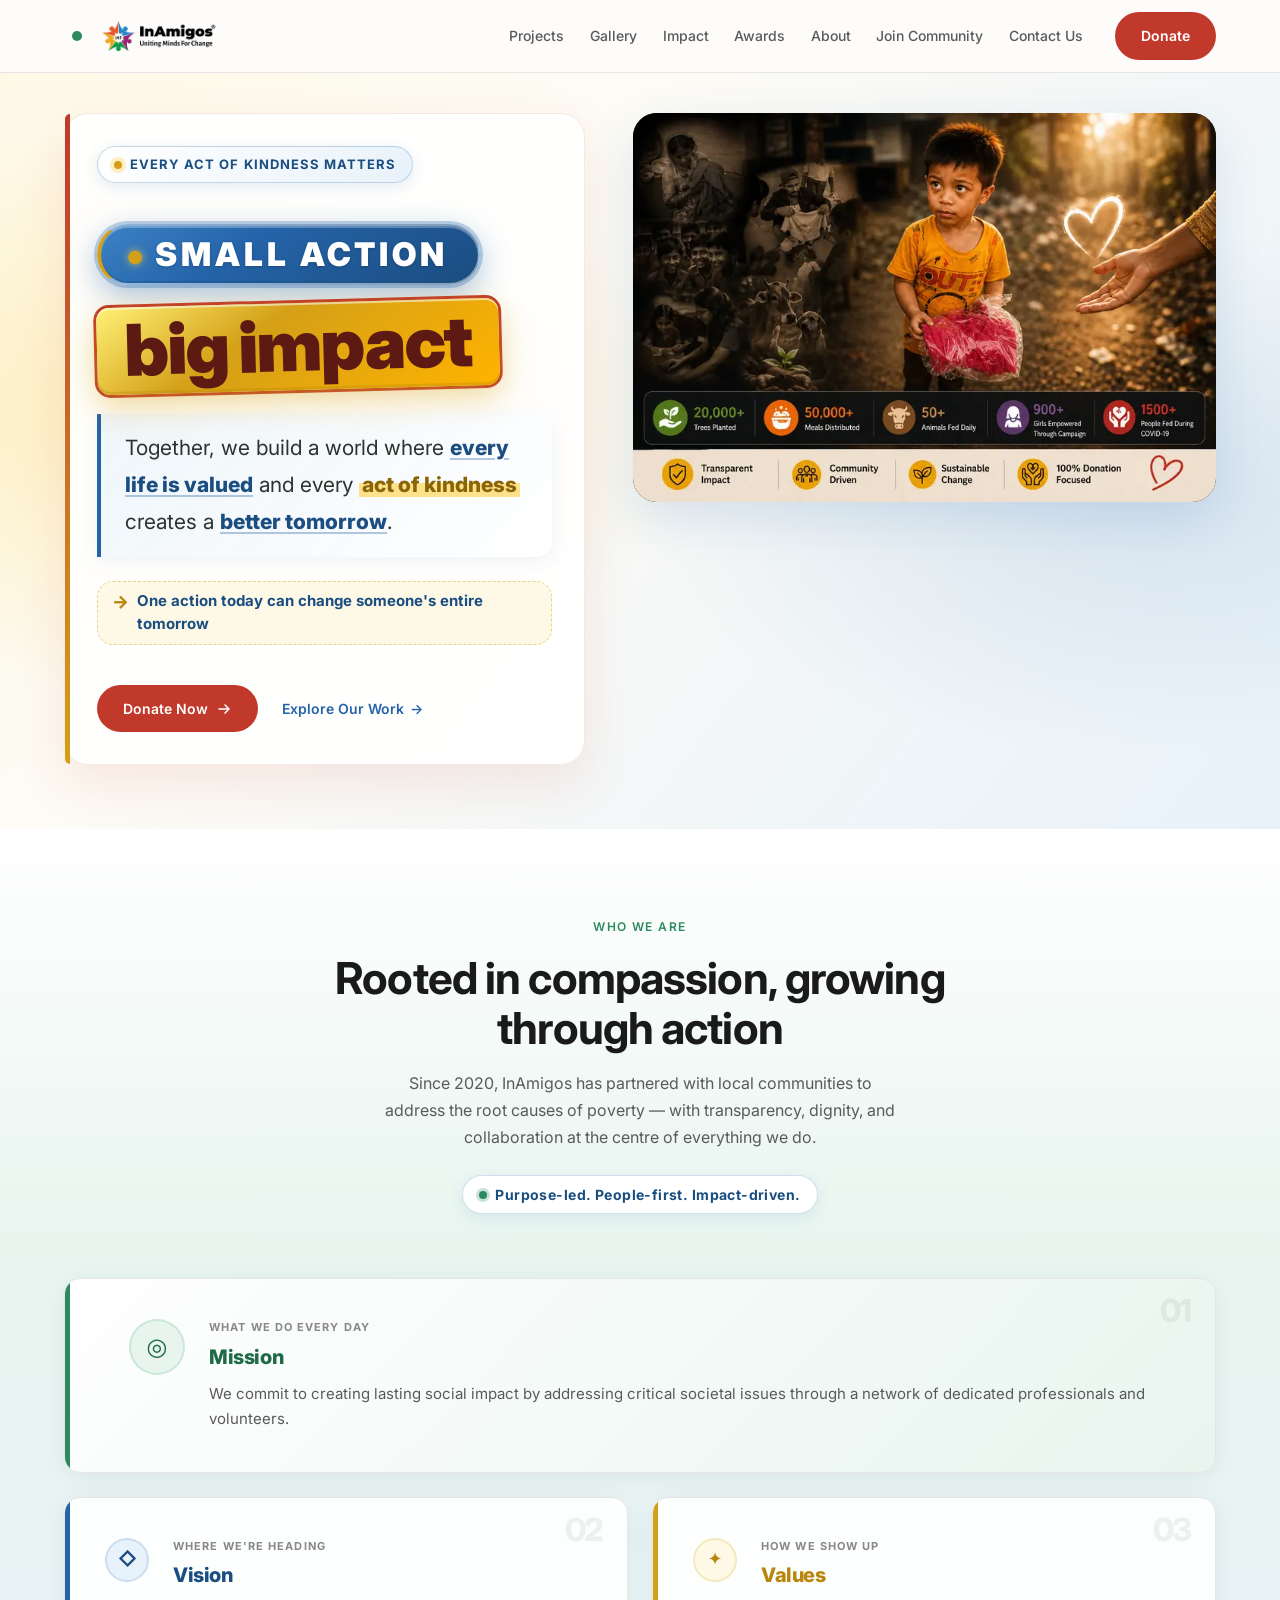
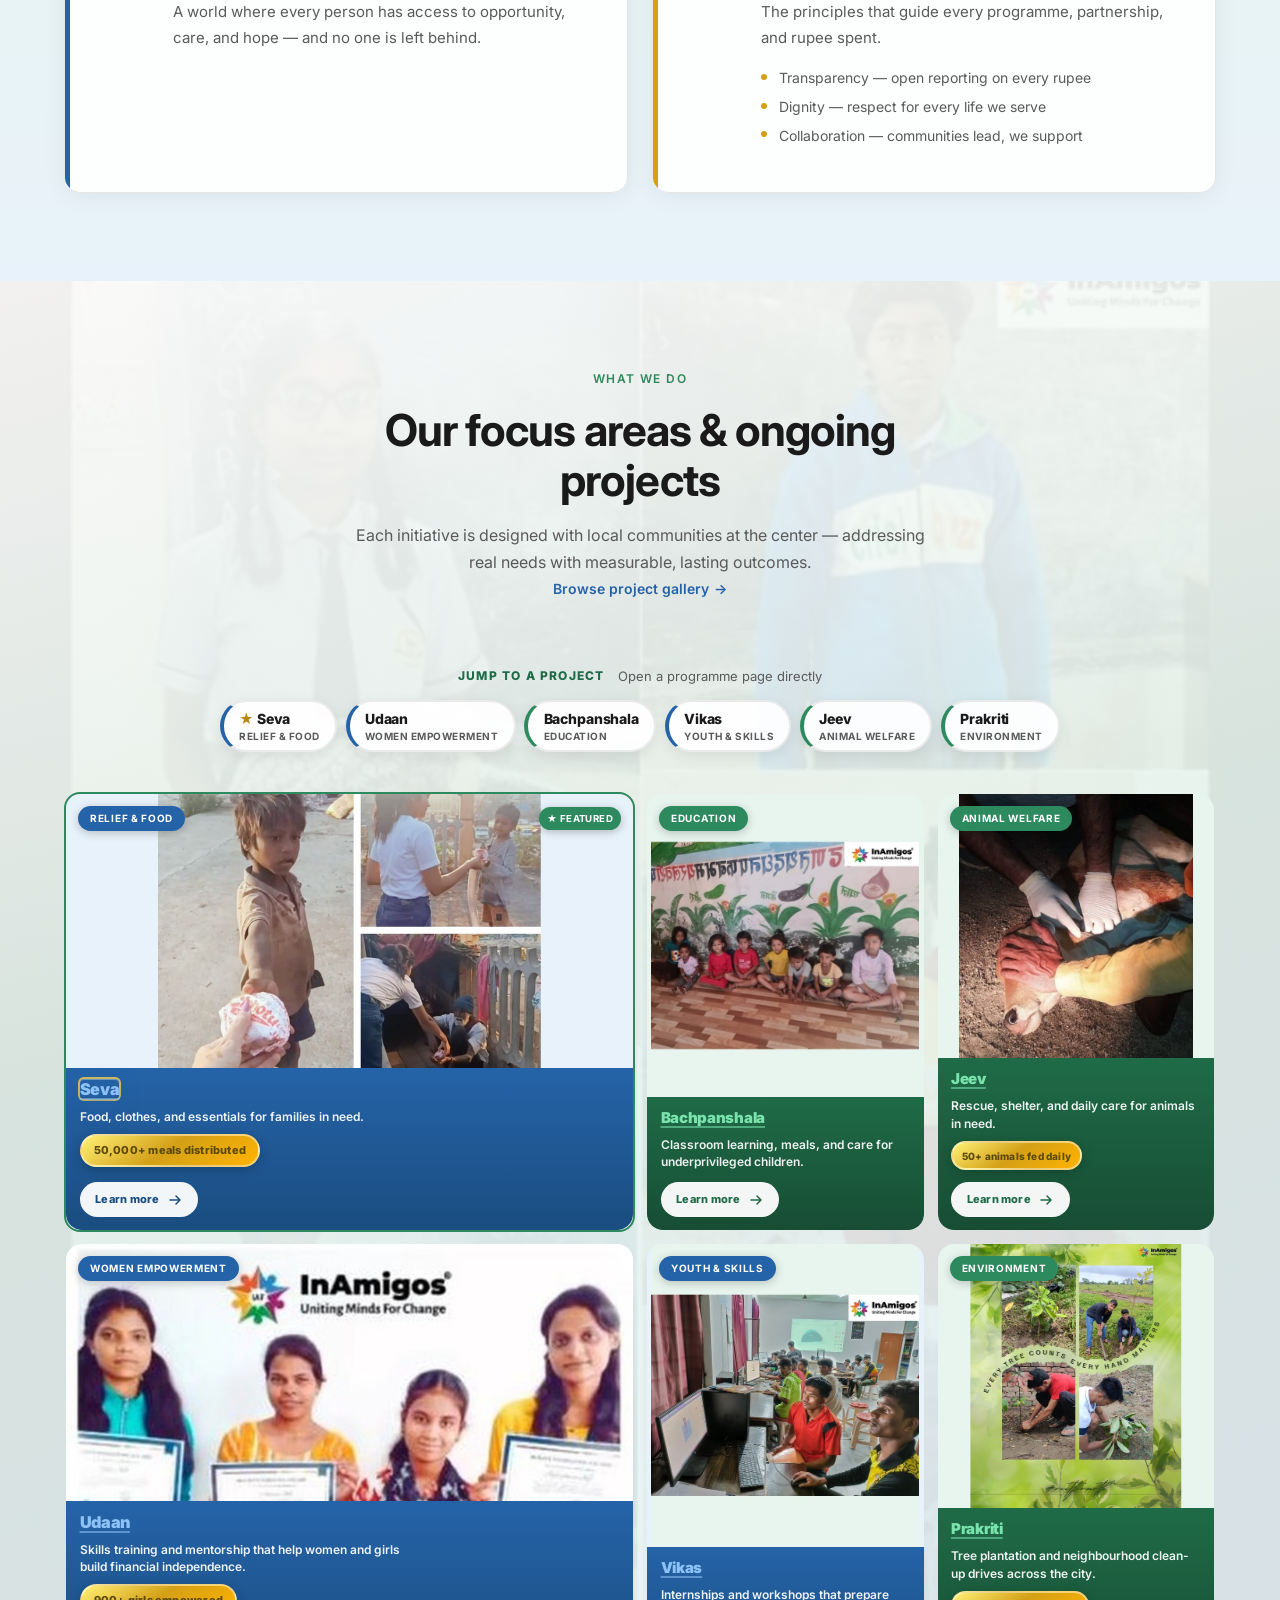
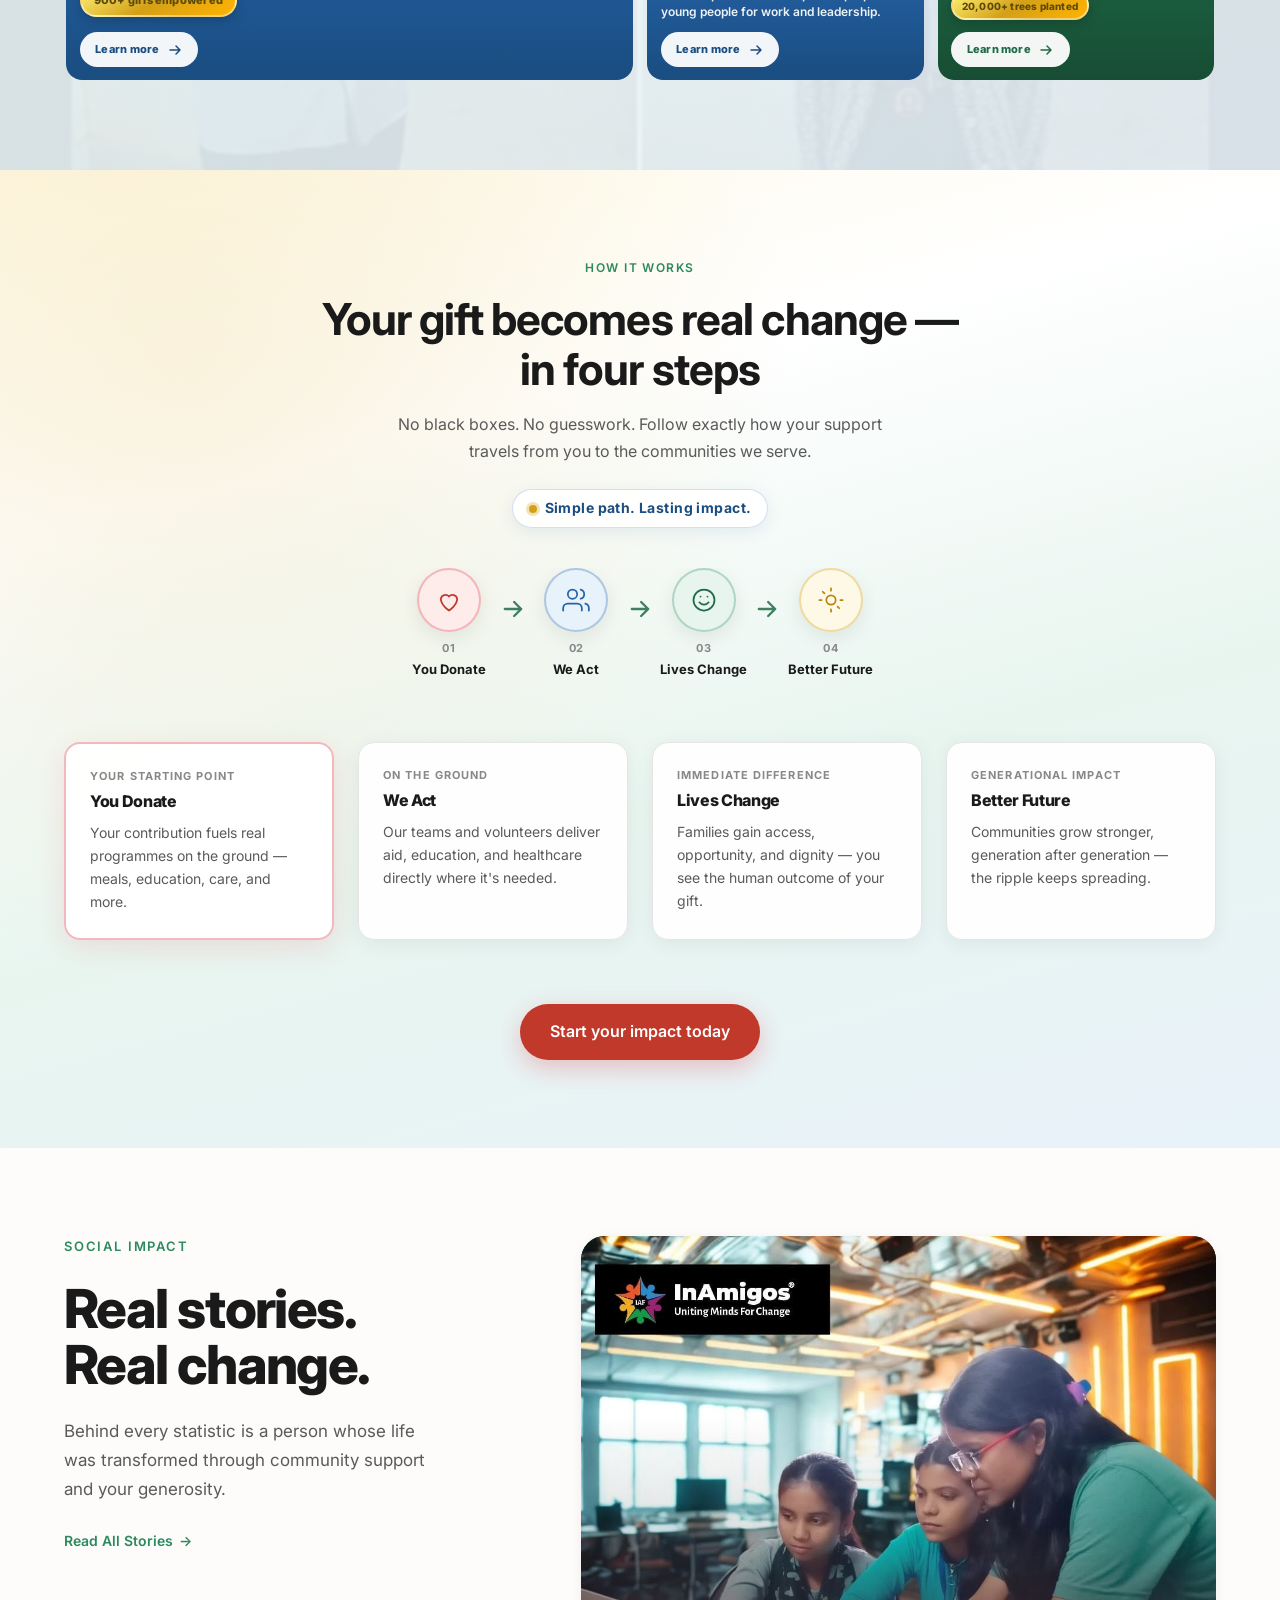
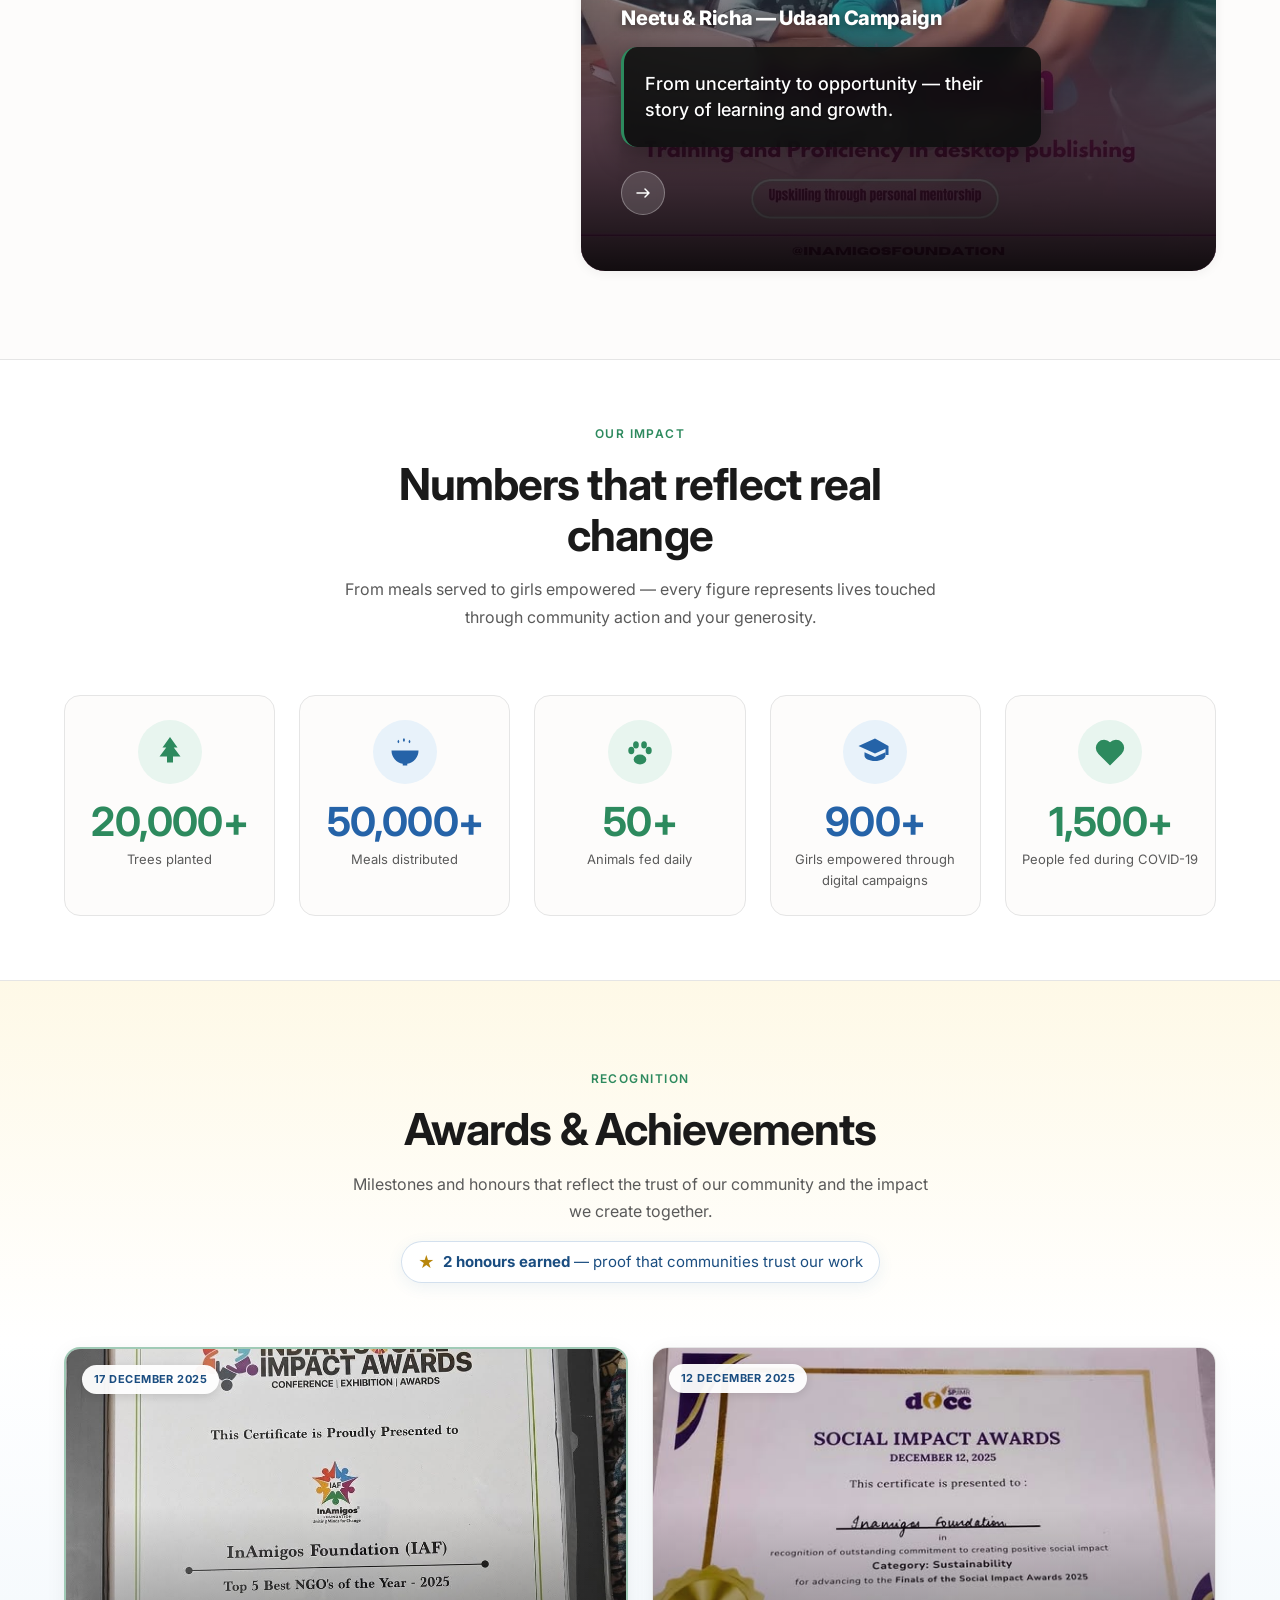
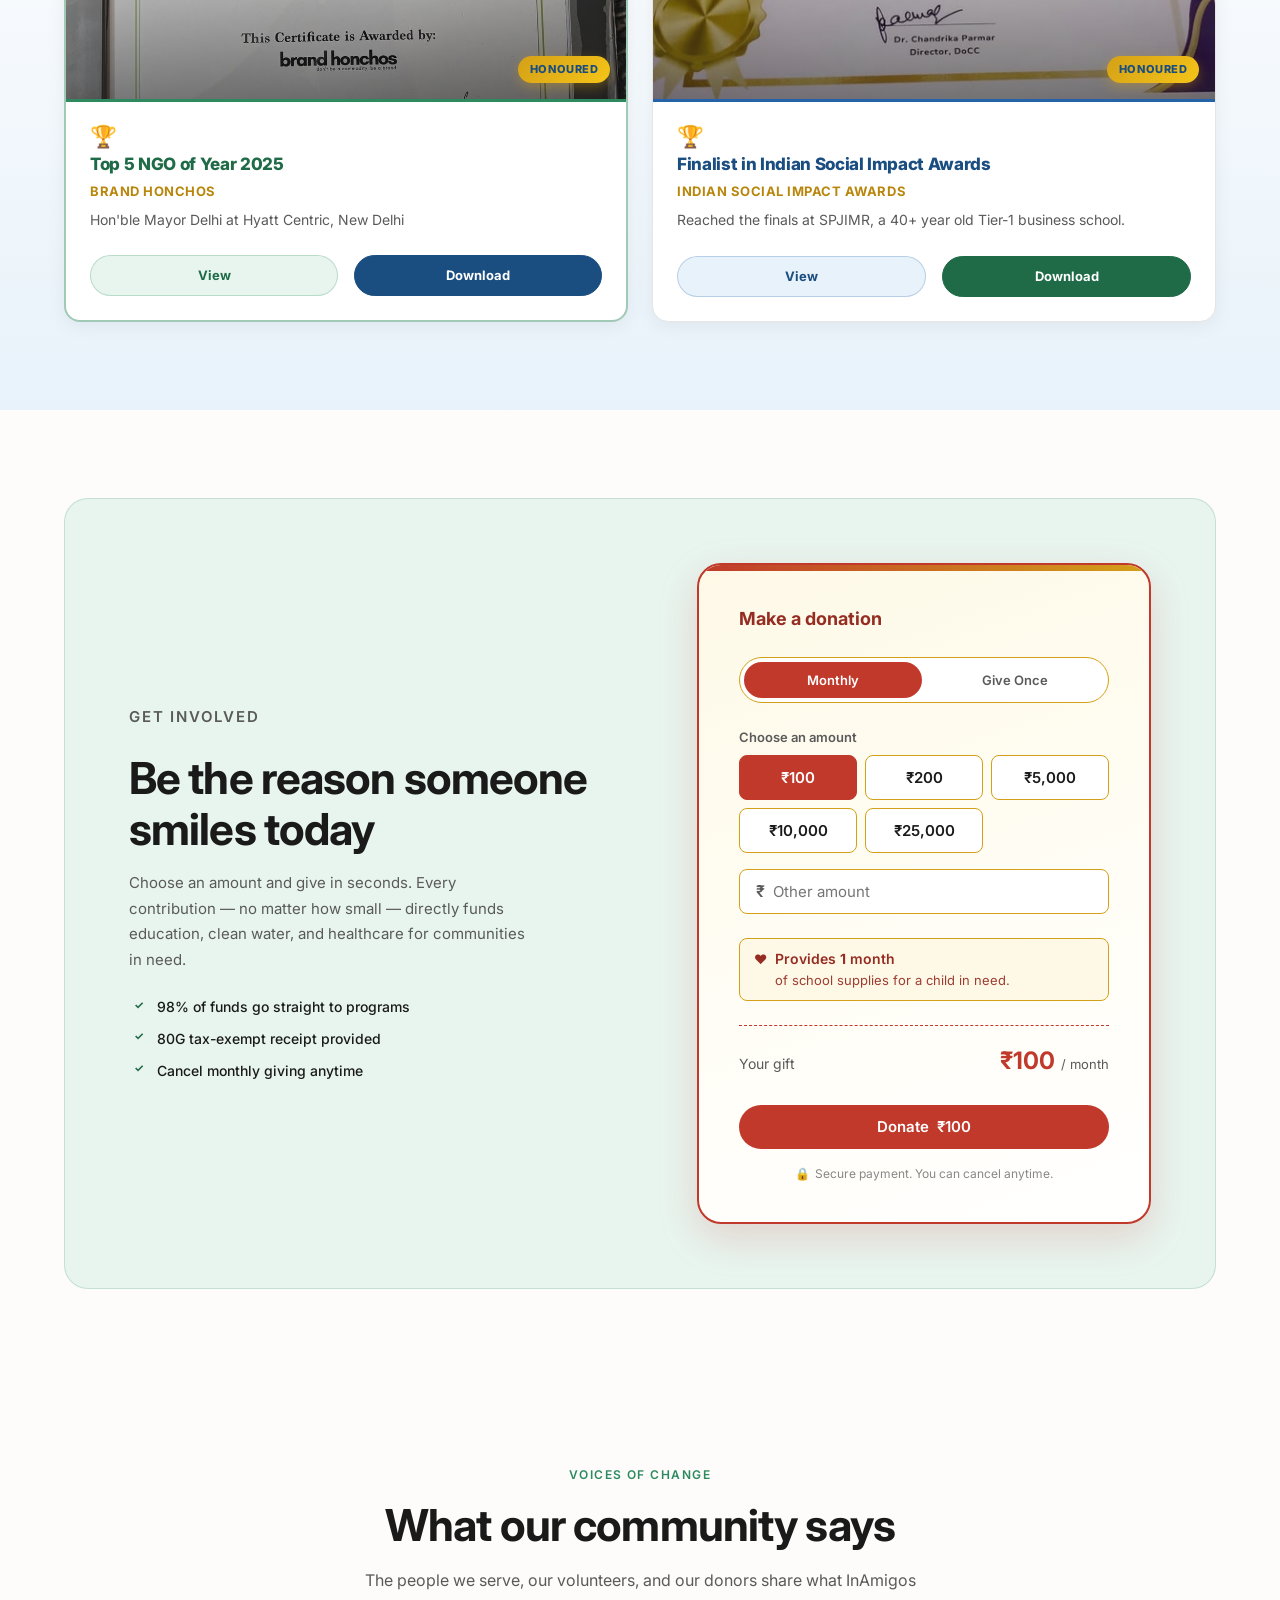
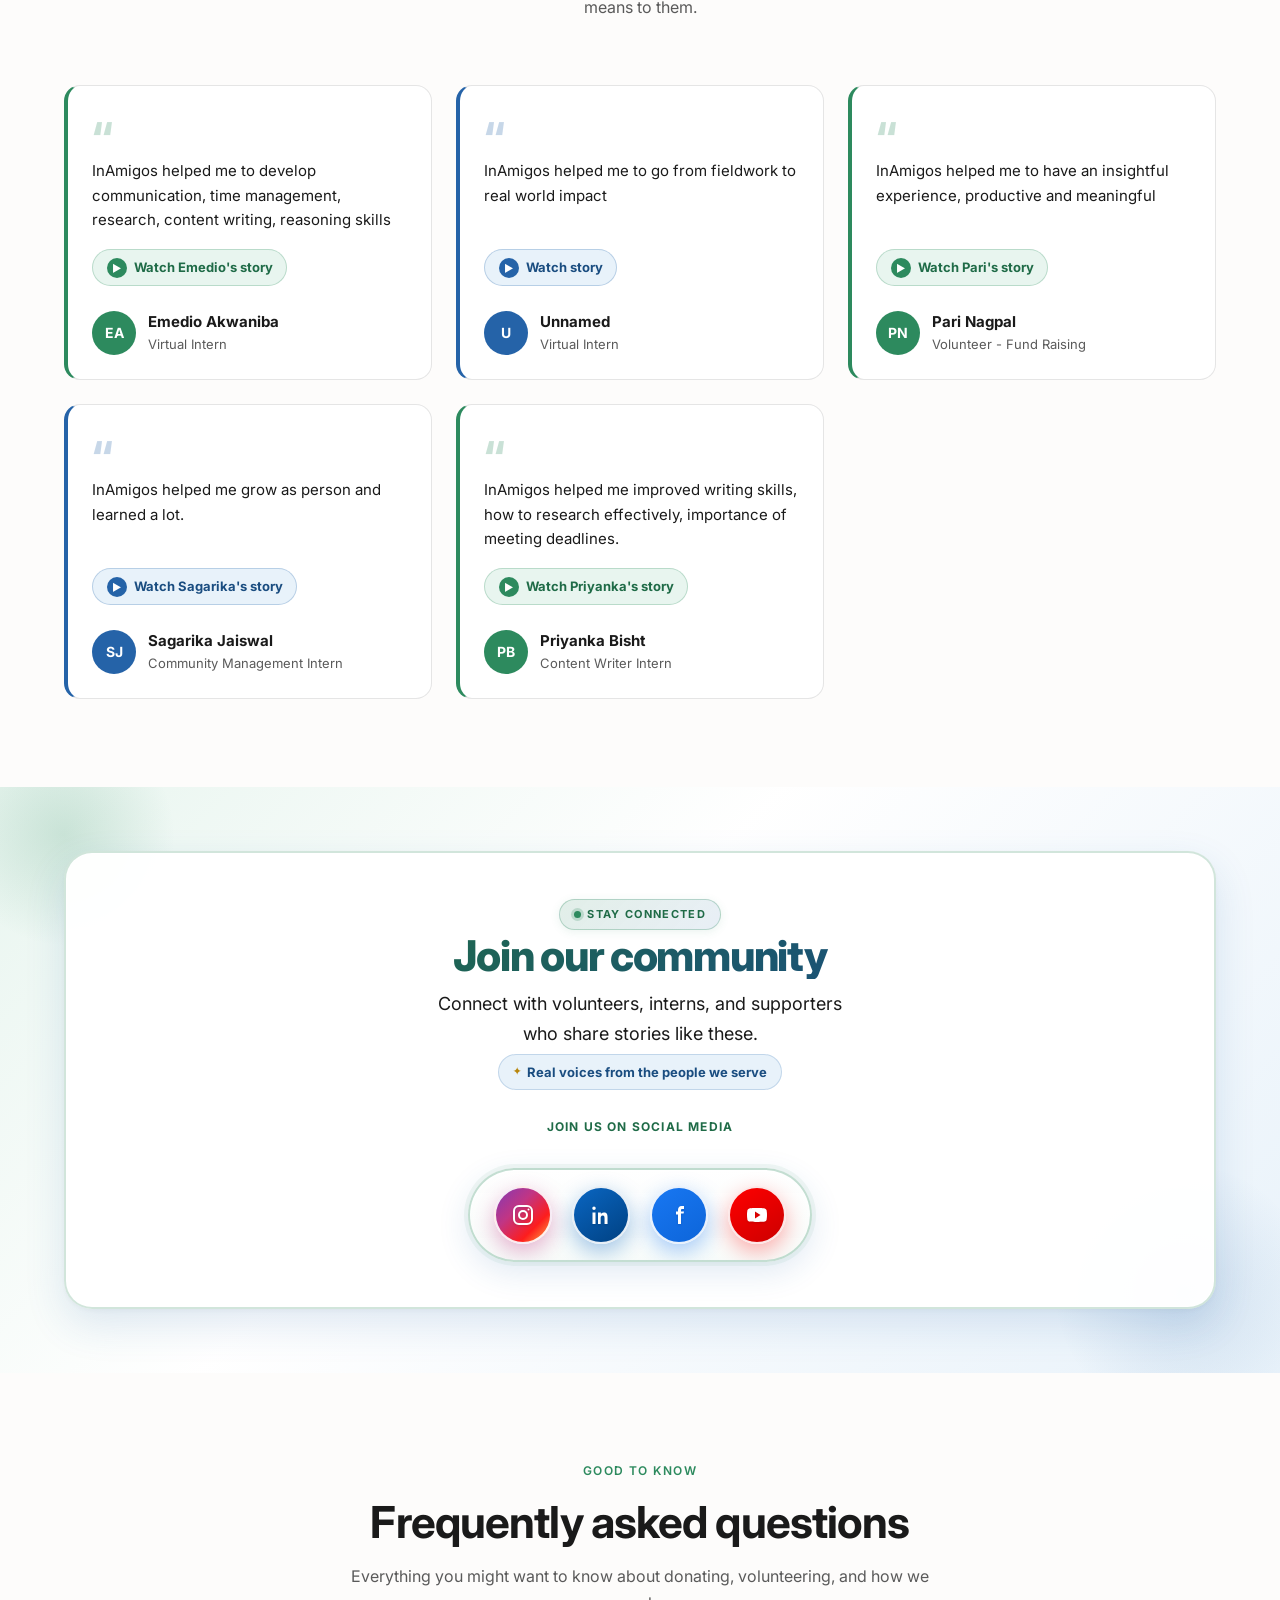
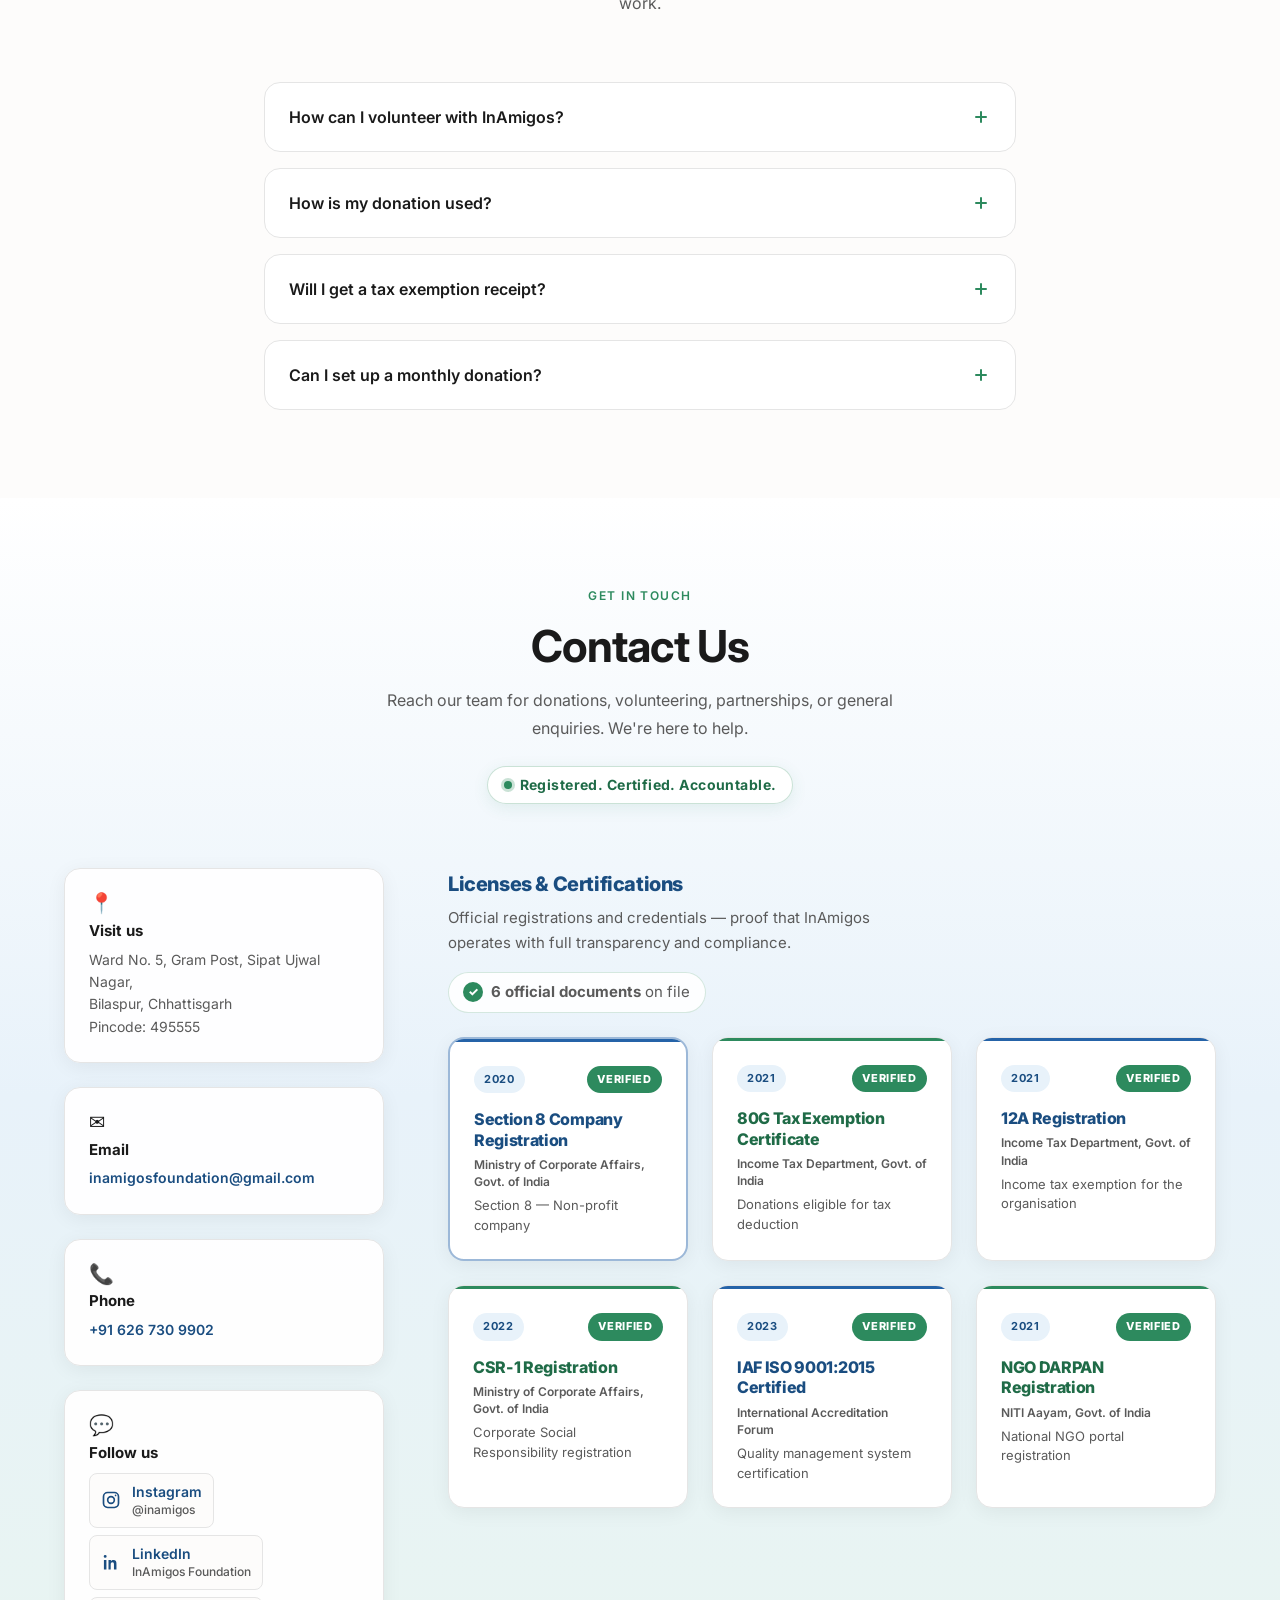
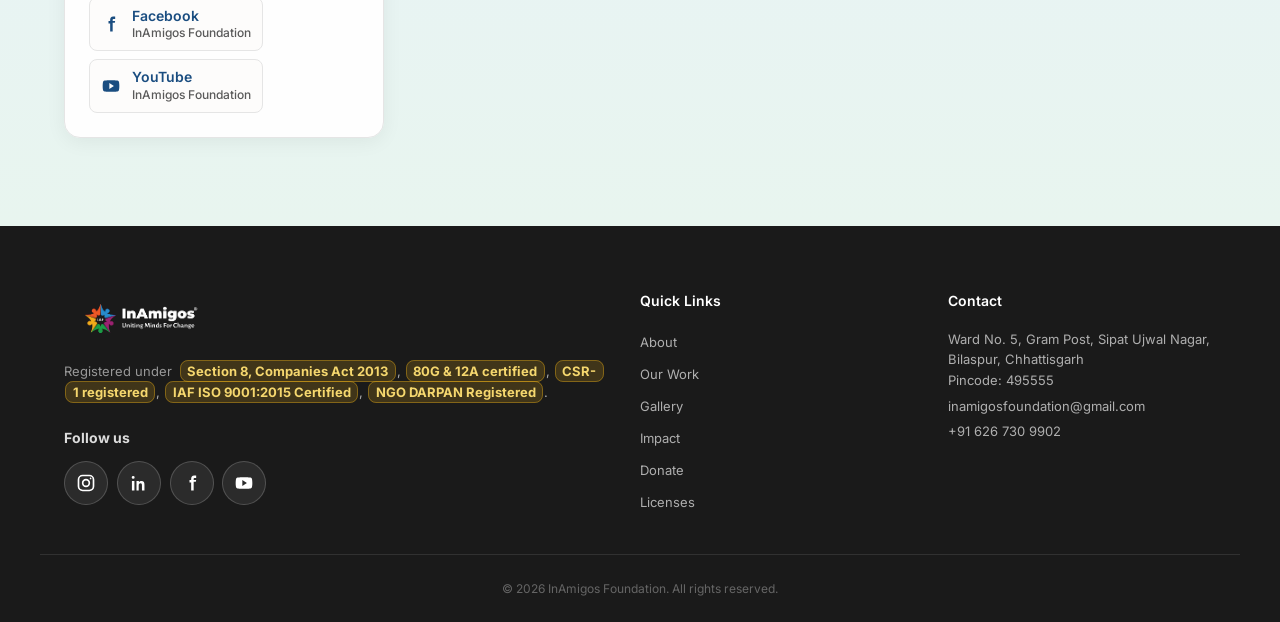
<file: index.html>
<!doctype html>
<html lang="en">
    <head>
        <meta charset="UTF-8" />
        <meta name="viewport" content="width=device-width, initial-scale=1.0" />
        <meta
            name="description"
            content="InAmigos — spreading awareness about our community projects and creating lasting social impact. Donate, volunteer, or join us today."
        />
        <title>InAmigos Foundation</title>
        <link
            rel="preload"
            as="image"
            href="./assets/hero/hero-640.webp"
            type="image/webp"
            media="(max-width: 768px)"
            fetchpriority="high"
            imagesrcset="
                ./assets/hero/hero-480.webp 480w,
                ./assets/hero/hero-640.webp 640w,
                ./assets/hero/hero-768.webp 768w
            "
            imagesizes="100vw"
        />
        <link
            rel="preload"
            as="image"
            href="./assets/hero/hero-1024.webp"
            type="image/webp"
            media="(min-width: 769px)"
            fetchpriority="high"
            imagesrcset="
                ./assets/hero/hero-768.webp 768w,
                ./assets/hero/hero-1024.webp 1024w,
                ./assets/hero/hero-1200.webp 1200w
            "
            imagesizes="(max-width: 1200px) 50vw, 600px"
        />
        <link rel="stylesheet" href="styles.css" />
        <link rel="preconnect" href="https://fonts.googleapis.com" />
        <link rel="preconnect" href="https://fonts.gstatic.com" crossorigin />
        <link
            href="https://fonts.googleapis.com/css2?family=Inter:wght@400;500;600;700&display=swap"
            rel="stylesheet"
            media="print"
            onload="this.media='all'"
        />
        <noscript>
            <link
                href="https://fonts.googleapis.com/css2?family=Inter:wght@400;500;600;700&display=swap"
                rel="stylesheet"
            />
        </noscript>
    </head>
    <body>
        <a class="skip-link" href="#main-content">Skip to main content</a>

        <header class="site-header">
            <nav class="nav container" aria-label="Primary navigation">
                <a class="nav__logo" href="/" aria-label="InAmigos — Home">
                    <span class="nav__logo-mark" aria-hidden="true"></span>
                    <img
                        src="./assets/logo/logo-light.png"
                        alt="InAmigos Foundation logo"
                        class="logo"
                    />
                </a>

                <div class="nav__right">
                    <ul class="nav__links">
                        <li><a href="#projects">Projects</a></li>
                        <li><a href="gallery.html">Gallery</a></li>
                        <li><a href="#impact">Impact</a></li>
                        <li><a href="#awards">Awards</a></li>
                        <li><a href="#about">About</a></li>
                        <li><a href="#join-community">Join Community</a></li>
                        <li><a href="#contact">Contact Us</a></li>
                    </ul>
                    <a href="#donate-form" class="btn btn--pill btn--red"
                        >Donate</a
                    >
                </div>

                <button
                    class="nav__menu-btn"
                    aria-label="Open menu"
                    aria-expanded="false"
                    aria-controls="mobile-menu"
                    type="button"
                >
                    <span></span><span></span><span></span>
                </button>
            </nav>

            <!-- Mobile dropdown menu -->
            <div class="mobile-menu" id="mobile-menu" hidden>
                <ul class="mobile-menu__links">
                    <li><a href="#projects">Projects</a></li>
                    <li><a href="gallery.html">Gallery</a></li>
                    <li><a href="/">Home</a></li>
                    <li><a href="#impact">Impact</a></li>
                    <li><a href="#awards">Awards &amp; Achievements</a></li>
                    <li><a href="#about">About</a></li>
                    <li><a href="#join-community">Join Community</a></li>
                    <li><a href="#contact">Contact Us</a></li>
                </ul>
                <a
                    href="#donate-form"
                    class="btn btn--pill btn--red btn--block"
                    >Donate</a
                >
            </div>

            <!-- Mobile section breadcrumbs (populated by scripts.js) -->
            <nav
                class="section-breadcrumbs"
                id="section-breadcrumbs"
                aria-label="On this page"
            >
                <div class="section-breadcrumbs__scroll">
                    <ol
                        class="section-breadcrumbs__list"
                        id="section-breadcrumbs-list"
                    ></ol>
                </div>
            </nav>
        </header>

        <main id="main-content">
            <!-- Hero — side by side on desktop; image first, then text on mobile -->
            <section class="hero hero--split" aria-labelledby="hero-heading">
                <div class="container hero__split">
                    <div class="hero__content">
                        <p class="hero__eyebrow">
                            <span class="hero__eyebrow-dot" aria-hidden="true"></span>
                            Every act of kindness matters
                        </p>
                        <h1 id="hero-heading">
                            <span
                                class="hero__heading-line hero__heading-line--action"
                                >Small action</span
                            >
                            <span class="hero__heading-accent">
                                <span
                                    class="hero__heading-accent-inner hero__heading-accent-inner--impact"
                                    >big impact</span
                                >
                            </span>
                        </h1>
                        <div class="hero__message">
                            <p class="hero__subheading">
                                Together, we build a world where
                                <strong
                                    class="hero__highlight hero__highlight--blue"
                                    >every life is valued</strong
                                >
                                and every
                                <strong
                                    class="hero__highlight hero__highlight--yellow"
                                    >act of kindness</strong
                                >
                                creates a
                                <strong
                                    class="hero__highlight hero__highlight--blue"
                                    >better tomorrow</strong>.
                            </p>
                        </div>
                        <p class="hero__hook">
                            <span class="hero__hook-icon" aria-hidden="true"
                                >→</span
                            >
                            One action today can change someone's entire
                            tomorrow
                        </p>
                        <div class="hero__actions">
                            <a
                                href="#donate-form"
                                class="btn btn--pill btn--red hero__donate-btn"
                                data-scroll-target="donate-form"
                            >
                                Donate Now
                                <svg
                                    width="16"
                                    height="16"
                                    viewBox="0 0 16 16"
                                    fill="none"
                                    aria-hidden="true"
                                >
                                    <path
                                        d="M3 8h10M9 4l4 4-4 4"
                                        stroke="currentColor"
                                        stroke-width="1.5"
                                        stroke-linecap="round"
                                        stroke-linejoin="round"
                                    />
                                </svg>
                            </a>
                            <a href="#projects" class="link-arrow"
                                >Explore Our Work</a
                            >
                        </div>
                    </div>

                    <div class="hero__visual">
                        <picture>
                            <source
                                type="image/webp"
                                srcset="
                                    ./assets/hero/hero-480.webp 480w,
                                    ./assets/hero/hero-640.webp 640w,
                                    ./assets/hero/hero-768.webp 768w,
                                    ./assets/hero/hero-1024.webp 1024w,
                                    ./assets/hero/hero-1200.webp 1200w,
                                    ./assets/hero/hero-1536.webp 1536w
                                "
                                sizes="(max-width: 768px) 100vw, (max-width: 1200px) 52vw, 680px"
                            />
                            <source
                                type="image/jpeg"
                                srcset="
                                    ./assets/hero/hero-480.jpg 480w,
                                    ./assets/hero/hero-640.jpg 640w,
                                    ./assets/hero/hero-768.jpg 768w,
                                    ./assets/hero/hero-1024.jpg 1024w,
                                    ./assets/hero/hero-1200.jpg 1200w,
                                    ./assets/hero/hero-1536.jpg 1536w
                                "
                                sizes="(max-width: 768px) 100vw, (max-width: 1200px) 52vw, 680px"
                            />
                            <img
                                src="./assets/hero/hero-768.jpg"
                                srcset="
                                    ./assets/hero/hero-480.jpg 480w,
                                    ./assets/hero/hero-640.jpg 640w,
                                    ./assets/hero/hero-768.jpg 768w,
                                    ./assets/hero/hero-1024.jpg 1024w,
                                    ./assets/hero/hero-1200.jpg 1200w,
                                    ./assets/hero/hero-1536.jpg 1536w
                                "
                                sizes="(max-width: 768px) 100vw, (max-width: 1200px) 52vw, 680px"
                                alt="InAmigos impact collage — communities, children, meals, trees, and animals helped through kindness."
                                class="hero__photo"
                                width="1536"
                                height="1024"
                                loading="eager"
                                fetchpriority="high"
                                decoding="async"
                            />
                        </picture>
                    </div>
                </div>
            </section>

            <!-- About — Mission, Vision & Values (from projects-data.js) -->
            <section
                id="about"
                class="section about"
                aria-labelledby="about-heading"
            >
                <div class="container" id="about-content"></div>
            </section>

            <!-- Ongoing Projects (rendered from the list in scripts.js) -->
            <section
                id="projects"
                class="section projects"
                aria-labelledby="projects-heading"
            >
                <div class="container">
                    <header class="section__header section__header--center">
                        <p class="eyebrow">What We Do</p>
                        <h2 id="projects-heading">
                            Our focus areas &amp; ongoing projects
                        </h2>
                        <p class="section__intro">
                            Each initiative is designed with local communities
                            at the center — addressing real needs with
                            measurable, lasting outcomes.
                        </p>
                        <a href="gallery.html" class="link-arrow"
                            >Browse project gallery</a
                        >
                    </header>

                    <!--
                        To add a project: open projects-data.js and add an
                        entry to PROJECTS. Cards below are generated for you.
                    -->
                    <nav
                        id="projects-jump"
                        class="projects__jump"
                        aria-label="Jump to a project"
                    ></nav>
                    <div
                        class="projects__grid"
                        id="projects-grid"
                        role="list"
                    ></div>
                </div>
            </section>

            <!-- How It Works — impact journey (from projects-data.js) -->
            <section
                id="journey"
                class="section journey"
                aria-labelledby="journey-heading"
            >
                <div class="container" id="journey-content"></div>
            </section>

            <!-- Featured story + stories.html listing (projects-data.js STORIES) -->
            <section
                id="stories"
                class="section stories"
                aria-labelledby="stories-heading"
            >
                <div class="container stories__inner">
                    <header class="stories__header">
                        <p class="eyebrow">Social Impact</p>
                        <h2 id="stories-heading">
                            Real stories.<br />Real change.
                        </h2>
                        <p class="section__intro">
                            Behind every statistic is a person whose life was
                            transformed through community support and your
                            generosity.
                        </p>
                        <a href="stories.html" class="link-arrow"
                            >Read All Stories</a
                        >
                    </header>

                    <!-- Featured story (from projects-data.js STORIES) -->
                    <div id="stories-spotlight"></div>
                </div>
            </section>

            <!-- Impact Stats -->
            <section
                id="impact"
                class="section stats-bar"
                aria-labelledby="impact-heading"
            >
                <div class="container">
                    <header
                        class="section__header section__header--center stats-bar__header"
                    >
                        <p class="eyebrow">Our Impact</p>
                        <h2 id="impact-heading">
                            Numbers that reflect real change
                        </h2>
                        <p class="section__intro">
                            From meals served to girls empowered — every figure
                            represents lives touched through community action
                            and your generosity.
                        </p>
                    </header>
                    <div class="stats-bar__grid" role="list">
                        <div
                            class="stats-bar__item stats-bar__item--green"
                            role="listitem"
                        >
                            <span class="stats-bar__icon" aria-hidden="true">
                                <svg
                                    width="36"
                                    height="36"
                                    viewBox="0 0 24 24"
                                    fill="currentColor"
                                >
                                    <path
                                        d="M12 2 7 9h2.5L5 15h5v4h4v-4h5l-4.5-6H17L12 2z"
                                    />
                                </svg>
                            </span>
                            <span class="stats-bar__number">20,000+</span>
                            <span class="stats-bar__label">Trees planted</span>
                        </div>
                        <div
                            class="stats-bar__item stats-bar__item--blue"
                            role="listitem"
                        >
                            <span class="stats-bar__icon" aria-hidden="true">
                                <svg
                                    width="36"
                                    height="36"
                                    viewBox="0 0 24 24"
                                    fill="currentColor"
                                >
                                    <path
                                        d="M3 11h18a9 9 0 0 1-7.5 8.88V21h-3v-1.12A9 9 0 0 1 3 11z"
                                    />
                                    <path
                                        d="M11.3 2.6c.9.9.9 1.8 0 2.7-.9-.9-.9-1.8 0-2.7zM7.6 3.8c.8.8.8 1.6 0 2.4-.8-.8-.8-1.6 0-2.4zM15 3.8c.8.8.8 1.6 0 2.4-.8-.8-.8-1.6 0-2.4z"
                                    />
                                </svg>
                            </span>
                            <span class="stats-bar__number">50,000+</span>
                            <span class="stats-bar__label"
                                >Meals distributed</span
                            >
                        </div>
                        <div
                            class="stats-bar__item stats-bar__item--green"
                            role="listitem"
                        >
                            <span class="stats-bar__icon" aria-hidden="true">
                                <svg
                                    width="36"
                                    height="36"
                                    viewBox="0 0 24 24"
                                    fill="currentColor"
                                >
                                    <ellipse
                                        cx="12"
                                        cy="17"
                                        rx="4.2"
                                        ry="3.3"
                                    />
                                    <ellipse cx="6.2" cy="11" rx="2" ry="2.5" />
                                    <ellipse
                                        cx="17.8"
                                        cy="11"
                                        rx="2"
                                        ry="2.5"
                                    />
                                    <ellipse
                                        cx="9.3"
                                        cy="7.3"
                                        rx="1.9"
                                        ry="2.4"
                                    />
                                    <ellipse
                                        cx="14.7"
                                        cy="7.3"
                                        rx="1.9"
                                        ry="2.4"
                                    />
                                </svg>
                            </span>
                            <span class="stats-bar__number">50+</span>
                            <span class="stats-bar__label"
                                >Animals fed daily</span
                            >
                        </div>
                        <div
                            class="stats-bar__item stats-bar__item--blue"
                            role="listitem"
                        >
                            <span class="stats-bar__icon" aria-hidden="true">
                                <svg
                                    width="36"
                                    height="36"
                                    viewBox="0 0 24 24"
                                    fill="currentColor"
                                >
                                    <path
                                        d="M12 3 1 8l11 5 7-3.18V14h2V8L12 3z"
                                    />
                                    <path
                                        d="M5 12.2v2.3c0 1.9 3.1 3.5 7 3.5s7-1.6 7-3.5v-2.3l-7 3.18-7-3.18z"
                                    />
                                </svg>
                            </span>
                            <span class="stats-bar__number">900+</span>
                            <span class="stats-bar__label"
                                >Girls empowered through digital campaigns</span
                            >
                        </div>
                        <div
                            class="stats-bar__item stats-bar__item--green"
                            role="listitem"
                        >
                            <span class="stats-bar__icon" aria-hidden="true">
                                <svg
                                    width="36"
                                    height="36"
                                    viewBox="0 0 24 24"
                                    fill="currentColor"
                                >
                                    <path
                                        d="M12 21 4.3 13.3a5.5 5.5 0 1 1 7.7-7.85 5.5 5.5 0 1 1 7.7 7.85L12 21z"
                                    />
                                </svg>
                            </span>
                            <span class="stats-bar__number">1,500+</span>
                            <span class="stats-bar__label"
                                >People fed during COVID-19</span
                            >
                        </div>
                    </div>
                </div>
            </section>

            <!-- Awards & Achievements (rendered from the list in projects-data.js) -->
            <section
                id="awards"
                class="section awards"
                aria-labelledby="awards-heading"
            >
                <div class="container"> 
                    <header class="section__header section__header--center">
                        <p class="eyebrow">Recognition</p>
                        <h2 id="awards-heading">Awards &amp; Achievements</h2>
                        <p class="section__intro">
                            Milestones and honours that reflect the trust of our
                            community and the impact we create together.
                        </p>
                        <p class="awards__proof" id="awards-proof"></p>
                    </header>

                    <!--
                        To add an award: open projects-data.js and add an entry
                        to AWARDS. Optional file and viewUrl for Download/View.
                    -->
                    <ol
                        class="awards__grid"
                        id="awards-grid"
                        aria-label="List of awards and achievements"
                    ></ol>
                </div>
            </section>

            <!-- Call to Action / Donate -->
            <section
                id="get-involved"
                class="section cta"
                aria-labelledby="cta-heading"
            >
                <div class="container">
                    <div class="cta__card">
                        <div class="cta__content">
                            <p class="eyebrow">Get Involved</p>
                            <h2 id="cta-heading">
                                Be the reason someone smiles today
                            </h2>
                            <p>
                                Choose an amount and give in seconds. Every
                                contribution — no matter how small — directly
                                funds education, clean water, and healthcare for
                                communities in need.
                            </p>
                            <ul class="cta__assurances">
                                <li>98% of funds go straight to programs</li>
                                <li>80G tax-exempt receipt provided</li>
                                <li>Cancel monthly giving anytime</li>
                            </ul>
                        </div>

                        <div id="donate-form" class="cta__donate">
                        <form
                            class="donate-card"
                            aria-labelledby="donate-card-title"
                            onsubmit="return false;"
                        >
                            <h3
                                id="donate-card-title"
                                class="donate-card__title"
                            >
                                Make a donation
                            </h3>

                            <div
                                class="donate-card__tabs"
                                role="tablist"
                                aria-label="Donation frequency"
                            >
                                <button
                                    type="button"
                                    class="donate-tab is-active"
                                    role="tab"
                                    aria-selected="true"
                                    data-frequency="monthly"
                                >
                                    Monthly
                                </button>
                                <button
                                    type="button"
                                    class="donate-tab"
                                    role="tab"
                                    aria-selected="false"
                                    data-frequency="once"
                                >
                                    Give Once
                                </button>
                            </div>

                            <p class="donate-card__label">Choose an amount</p>
                            <div
                                class="donate-amounts"
                                role="group"
                                aria-label="Preset donation amounts"
                            >
                               
                                <button
                                    type="button"
                                    class="donate-amount is-active"
                                    data-amount="100"
                                >
                                    &#8377;100
                                </button>
                                <button
                                    type="button"
                                    class="donate-amount"
                                    data-amount="200"
                                >
                                    &#8377;200
                                </button>
                                <button
                                    type="button"
                                    class="donate-amount"
                                    data-amount="5000"
                                >
                                    &#8377;5,000
                                </button>
                                <button
                                    type="button"
                                    class="donate-amount"
                                    data-amount="10000"
                                >
                                    &#8377;10,000
                                </button>
                                <button
                                    type="button"
                                    class="donate-amount"
                                    data-amount="25000"
                                >
                                    &#8377;25,000
                                </button>
                            </div>

                            <div class="donate-card__custom-wrap">
                                <div class="donate-card__custom">
                                    <label
                                        for="custom-amount"
                                        class="visually-hidden"
                                        >Enter a custom amount in rupees</label
                                    >
                                    <span class="donate-card__currency"
                                        >&#8377;</span
                                    >
                                    <input
                                        type="number"
                                        id="custom-amount"
                                        min="100"
                                        step="1"
                                        inputmode="numeric"
                                        placeholder="Other amount"
                                        aria-describedby="custom-amount-hint"
                                    />
                                </div>
                                <p
                                    id="custom-amount-hint"
                                    class="donate-card__custom-hint"
                                    role="status"
                                    hidden
                                >
                                    Please enter at least
                                    <strong class="donate-card__custom-hint-amount"
                                        >&#8377;100</strong
                                    >
                                    — every contribution helps us reach more
                                    people in need.
                                </p>
                            </div>

                            <p class="donate-card__impact">
                                <span
                                    class="donate-card__impact-icon"
                                    aria-hidden="true"
                                    >&#10084;</span
                                >
                                <span class="donate-card__impact-text">
                                    <span class="donate-card__impact-lead">
                                        Provides
                                        <strong id="impact-count">1</strong>
                                        <span id="impact-noun">month</span>
                                    </span>
                                    <span class="donate-card__impact-detail"
                                        >of school supplies for a child in
                                        need.</span
                                    >
                                </span>
                            </p>

                            <div class="donate-card__summary">
                                <span>Your gift</span>
                                <strong
                                    >&#8377;<span id="donate-total"
                                        >100</span
                                    ></strong
                                ><span
                                    id="donate-frequency"
                                    class="donate-card__freq"
                                    >/ month</span
                                >
                            </div>

                            <button
                                type="submit"
                                class="btn btn--pill btn--red btn--block donate-card__submit"
                            >
                                Donate
                                <span id="donate-btn-amount">&#8377;100</span>
                            </button>

                            <p class="donate-card__secure">
                                <span aria-hidden="true">&#128274;</span>
                                Secure payment. You can cancel anytime.
                            </p>
                        </form>
                        </div>
                    </div>
                </div>
            </section>

            <!-- Testimonials (rendered from the list in projects-data.js) -->
            <section
                id="testimonials"
                class="section testimonials"
                aria-labelledby="testimonials-heading"
            >
                <div class="container">
                    <header class="section__header section__header--center">
                        <p class="eyebrow">Voices of Change</p>
                        <h2 id="testimonials-heading">
                            What our community says
                        </h2>
                        <p class="section__intro">
                            The people we serve, our volunteers, and our donors
                            share what InAmigos means to them.
                        </p>
                    </header>

                    <!--
                        To add a testimonial: open projects-data.js and add an
                        entry to TESTIMONIALS. Optional video + videoLabel for a link.
                    -->
                    <div
                        class="testimonials__grid"
                        id="testimonials-grid"
                        role="list"
                        aria-live="polite"
                    ></div>
                    <div
                        class="testimonials__actions"
                        id="testimonials-actions"
                        hidden
                    >
                        <button
                            type="button"
                            class="btn btn--pill btn--green testimonials__load-more"
                            id="testimonials-load-more"
                            aria-expanded="false"
                            aria-controls="testimonials-grid"
                        >
                            Load more voices
                        </button>
                    </div>
                    <noscript>
                        <style>
                            .testimonial-card[hidden] {
                                display: flex !important;
                            }
                            #testimonials-actions {
                                display: none !important;
                            }
                        </style>
                    </noscript>
                </div>
            </section>

            <!-- Join our community — social (projects-data.js SOCIAL_PLACEMENTS.testimonials) -->
            <section
                id="join-community"
                class="section social-section"
                aria-labelledby="testimonials-social-title"
            >
                <div class="container">
                    <div id="testimonials-social"></div>
                </div>
            </section>

            <!-- FAQ (rendered from the list in projects-data.js) -->
            <section id="faq" class="section faq" aria-labelledby="faq-heading">
                <div class="container faq__inner">
                    <header class="section__header section__header--center">
                        <p class="eyebrow">Good to Know</p>
                        <h2 id="faq-heading">Frequently asked questions</h2>
                        <p class="section__intro">
                            Everything you might want to know about donating,
                            volunteering, and how we work.
                        </p>
                    </header>

                    <!--
                        To add a question: open projects-data.js and add an
                        entry to the FAQS list. Items below are generated.
                    -->
                    <div class="faq__list" id="faq-list"></div>
                </div>
            </section>

            <!-- Contact & Licenses (from projects-data.js) -->
            <section
                id="contact"
                class="section contact"
                aria-labelledby="contact-heading"
            >
                <div class="container" id="contact-content"></div>
            </section>
        </main>

        <footer class="site-footer">
            <div class="container footer__inner">
                <div class="footer__brand">
                    <a class="nav__logo" href="/" aria-label="InAmigos — Home">
                        <img
                            src="./assets/logo/logo-dark.jpg"
                            alt="InAmigos Foundation logo"
                            class="logo logo--footer"
                        />
                    </a>
                    <p class="footer__registrations">
                        <span class="footer__reg-label">Registered under</span>
                        <a href="#licenses" class="footer__reg-highlight"
                            >Section 8, Companies Act 2013</a
                        >,
                        <a href="#licenses" class="footer__reg-highlight"
                            >80G &amp; 12A certified</a
                        >,
                        <a href="#licenses" class="footer__reg-highlight"
                            >CSR-1 registered</a
                        >,
                        <a href="#licenses" class="footer__reg-highlight"
                            >IAF ISO 9001:2015 Certified</a
                        >,
                        <a href="#licenses" class="footer__reg-highlight"
                            >NGO DARPAN Registered</a
                        >.
                    </p>
                    <div id="footer-social" class="footer__social"></div>
                </div>
                <div class="footer__links">
                    <h3>Quick Links</h3>
                    <ul>
                        <li><a href="#about">About</a></li>
                        <li><a href="#projects">Our Work</a></li>
                        <li><a href="gallery.html">Gallery</a></li>
                        <li><a href="#impact">Impact</a></li>
                        <li><a href="#donate-form">Donate</a></li>
                        <li><a href="#licenses">Licenses</a></li>
                    </ul>
                </div>
                <div class="footer__contact">
                    <h3>Contact</h3>
                    <address>
                        <p>
                            Ward No. 5, Gram Post, Sipat Ujwal Nagar,<br />
                            Bilaspur, Chhattisgarh<br />
                            Pincode: 495555
                        </p>
                        <p>
                            <a href="mailto:hello@InAmigos.org"
                                >inamigosfoundation@gmail.com</a
                            >
                        </p>
                        <p><a href="tel:+912212345678">+91 626 730 9902</a></p>
                    </address>
                </div>
            </div>
            <div class="footer__bottom container">
                <p>&copy; 2026 InAmigos Foundation. All rights reserved.</p>
            </div>
        </footer>

        <script src="./projects-data.js"></script>
        <script src="./scripts.js"></script>
    </body>
</html>
</file>
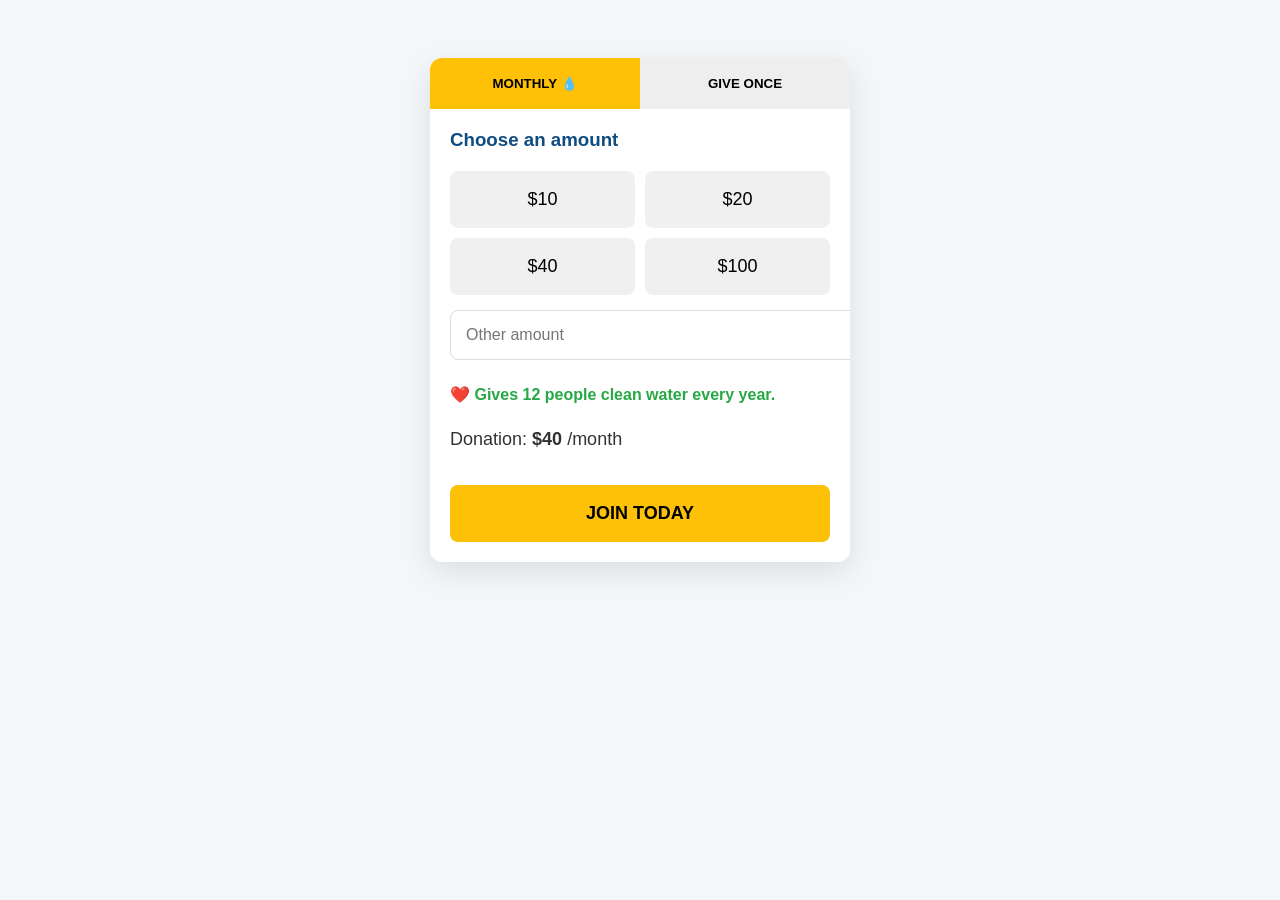
<file: donation-calculator.html>
<!doctype html>
<html lang="en">
    <head>
        <meta charset="UTF-8" />
        <meta name="viewport" content="width=device-width, initial-scale=1.0" />
        <title>Document</title>
        <link rel="stylesheet" href="./donation-calculator.css" />
    </head>
    <body>
        <div class="donation-card">
            <div class="tabs">
                <button class="tab active" onclick="setType('monthly')">
                    MONTHLY 💧
                </button>

                <button class="tab" onclick="setType('once')">GIVE ONCE</button>
            </div>

            <h3>Choose an amount</h3>

            <div class="amount-grid">
                <button onclick="selectAmount(10)">$10</button>
                <button onclick="selectAmount(20)">$20</button>
                <button onclick="selectAmount(40)">$40</button>
                <button onclick="selectAmount(100)">$100</button>
            </div>

            <input
                type="number"
                id="customAmount"
                placeholder="Other amount"
                oninput="customDonation()"
            />

            <div class="impact">
                ❤️ Gives <span id="peopleCount">12</span> people clean water
                every year.
            </div>

            <div class="summary">
                Donation:
                <strong>$<span id="amountDisplay">40</span></strong>
                <span id="donationType">/month</span>
            </div>

            <button class="donate-btn">JOIN TODAY</button>
        </div>
    </body>
</html>
</file>
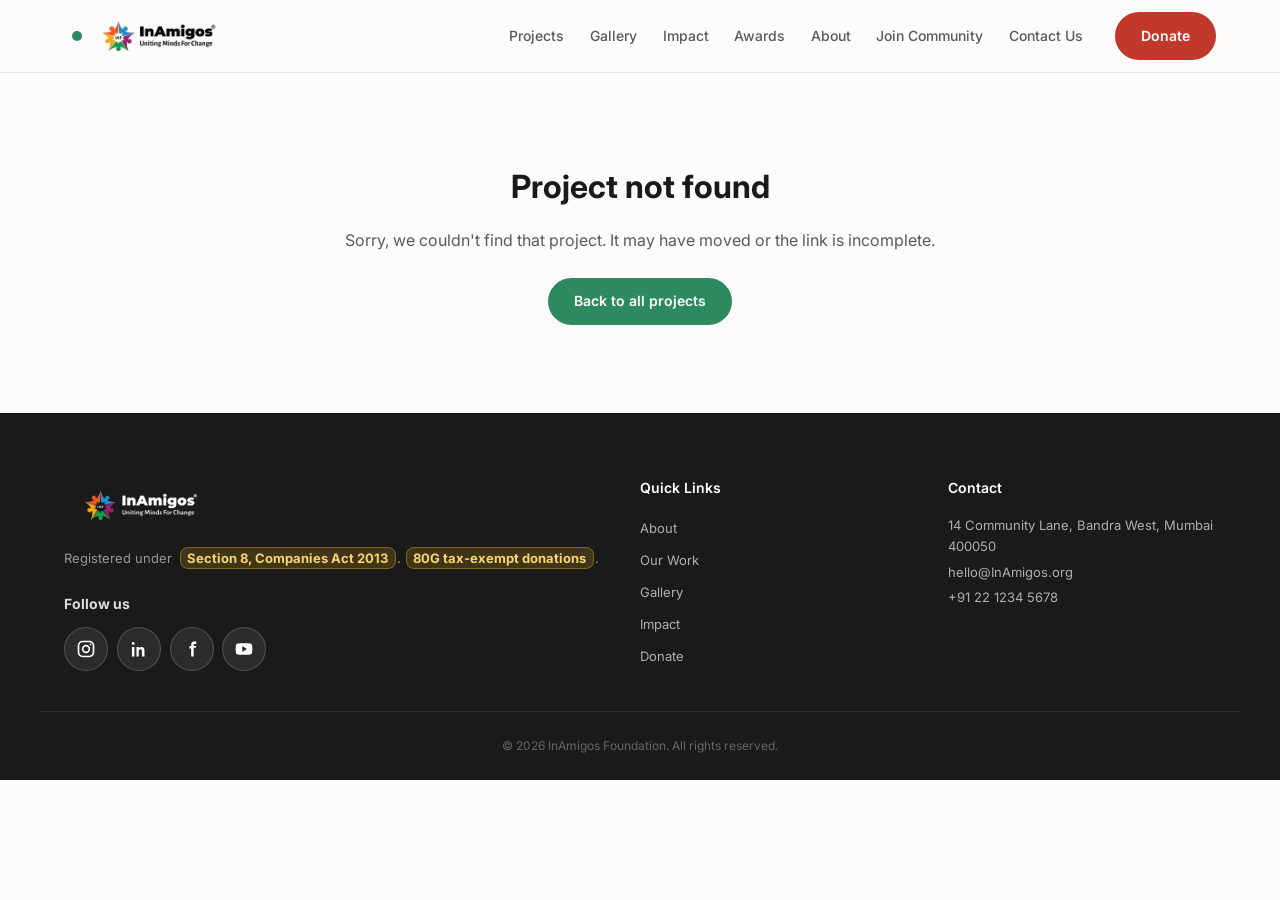
<file: project.html>
<!doctype html>
<html lang="en">
    <head>
        <meta charset="UTF-8" />
        <meta name="viewport" content="width=device-width, initial-scale=1.0" />
        <meta
            name="description"
            content="A closer look at an InAmigos project — its story, impact, and how you can help."
        />
        <title>Project — InAmigos Foundation</title>
        <link rel="stylesheet" href="styles.css" />
        <link rel="preconnect" href="https://fonts.googleapis.com" />
        <link rel="preconnect" href="https://fonts.gstatic.com" crossorigin />
        <link
            href="https://fonts.googleapis.com/css2?family=Inter:wght@400;500;600;700&display=swap"
            rel="stylesheet"
        />
    </head>
    <body>
        <a class="skip-link" href="#main-content">Skip to main content</a>

        <header class="site-header">
            <nav class="nav container" aria-label="Primary navigation">
                <a
                    class="nav__logo"
                    href="index.html"
                    aria-label="InAmigos — Home"
                >
                    <span class="nav__logo-mark" aria-hidden="true"></span>
                    <img
                        src="./assets/logo/logo-light.png"
                        alt="InAmigos Foundation logo"
                        class="logo"
                    />
                </a>

                <div class="nav__right">
                    <ul class="nav__links">
                        <li><a href="index.html#projects">Projects</a></li>
                        <li><a href="gallery.html">Gallery</a></li>
                        <li><a href="index.html#impact">Impact</a></li>
                        <li><a href="index.html#awards">Awards</a></li>
                        <li><a href="index.html#about">About</a></li>
                        <li><a href="index.html#join-community">Join Community</a></li>
                        <li><a href="index.html#contact">Contact Us</a></li>
                    </ul>
                    <a
                        href="index.html#donate-form"
                        class="btn btn--pill btn--red"
                        >Donate</a
                    >
                </div>

                <button
                    class="nav__menu-btn"
                    aria-label="Open menu"
                    aria-expanded="false"
                    aria-controls="mobile-menu"
                    type="button"
                >
                    <span></span><span></span><span></span>
                </button>
            </nav>

            <!-- Mobile dropdown menu -->
            <div class="mobile-menu" id="mobile-menu" hidden>
                <ul class="mobile-menu__links">
                    <li><a href="index.html#projects">Projects</a></li>
                    <li><a href="gallery.html">Gallery</a></li>
                    <li><a href="index.html">Home</a></li>
                    <li><a href="index.html#impact">Impact</a></li>
                    <li>
                        <a href="index.html#awards"
                            >Awards &amp; Achievements</a
                        >
                    </li>
                    <li><a href="index.html#about">About</a></li>
                    <li><a href="index.html#join-community">Join Community</a></li>
                    <li><a href="index.html#contact">Contact Us</a></li>
                </ul>
                <a
                    href="index.html#donate-form"
                    class="btn btn--pill btn--red btn--block"
                    >Donate</a
                >
            </div>
        </header>

        <main id="main-content">
            <!--
                The content below is generated automatically from the project
                you click on. To edit any project's content, open
                "projects-data.js" — you never need to touch this file.
            -->
            <div id="project-detail"></div>
        </main>

        <footer class="site-footer">
            <div class="container footer__inner">
                <div class="footer__brand">
                    <a
                        class="nav__logo"
                        href="index.html"
                        aria-label="InAmigos — Home"
                    >
                        <img
                            src="./assets/logo/logo-dark.jpg"
                            alt="InAmigos Foundation logo"
                            class="logo logo--footer"
                        />
                    </a>
                    <p class="footer__registrations">
                        <span class="footer__reg-label">Registered under</span>
                        <a href="index.html#licenses" class="footer__reg-highlight"
                            >Section 8, Companies Act 2013</a
                        >.
                        <a href="index.html#licenses" class="footer__reg-highlight"
                            >80G tax-exempt donations</a
                        >.
                    </p>
                    <div id="footer-social" class="footer__social"></div>
                </div>
                <div class="footer__links">
                    <h3>Quick Links</h3>
                    <ul>
                        <li><a href="index.html#about">About</a></li>
                        <li><a href="index.html#projects">Our Work</a></li>
                        <li><a href="gallery.html">Gallery</a></li>
                        <li><a href="index.html#impact">Impact</a></li>
                        <li>
                            <a href="index.html#donate-form">Donate</a>
                        </li>
                    </ul>
                </div>
                <div class="footer__contact">
                    <h3>Contact</h3>
                    <address>
                        <p>14 Community Lane, Bandra West, Mumbai 400050</p>
                        <p>
                            <a href="mailto:hello@InAmigos.org"
                                >hello@InAmigos.org</a
                            >
                        </p>
                        <p><a href="tel:+912212345678">+91 22 1234 5678</a></p>
                    </address>
                </div>
            </div>
            <div class="footer__bottom container">
                <p>&copy; 2026 InAmigos Foundation. All rights reserved.</p>
            </div>
        </footer>

        <script src="./projects-data.js"></script>
        <script src="./scripts.js"></script>
        <script src="./project-page.js"></script>
    </body>
</html>
</file>
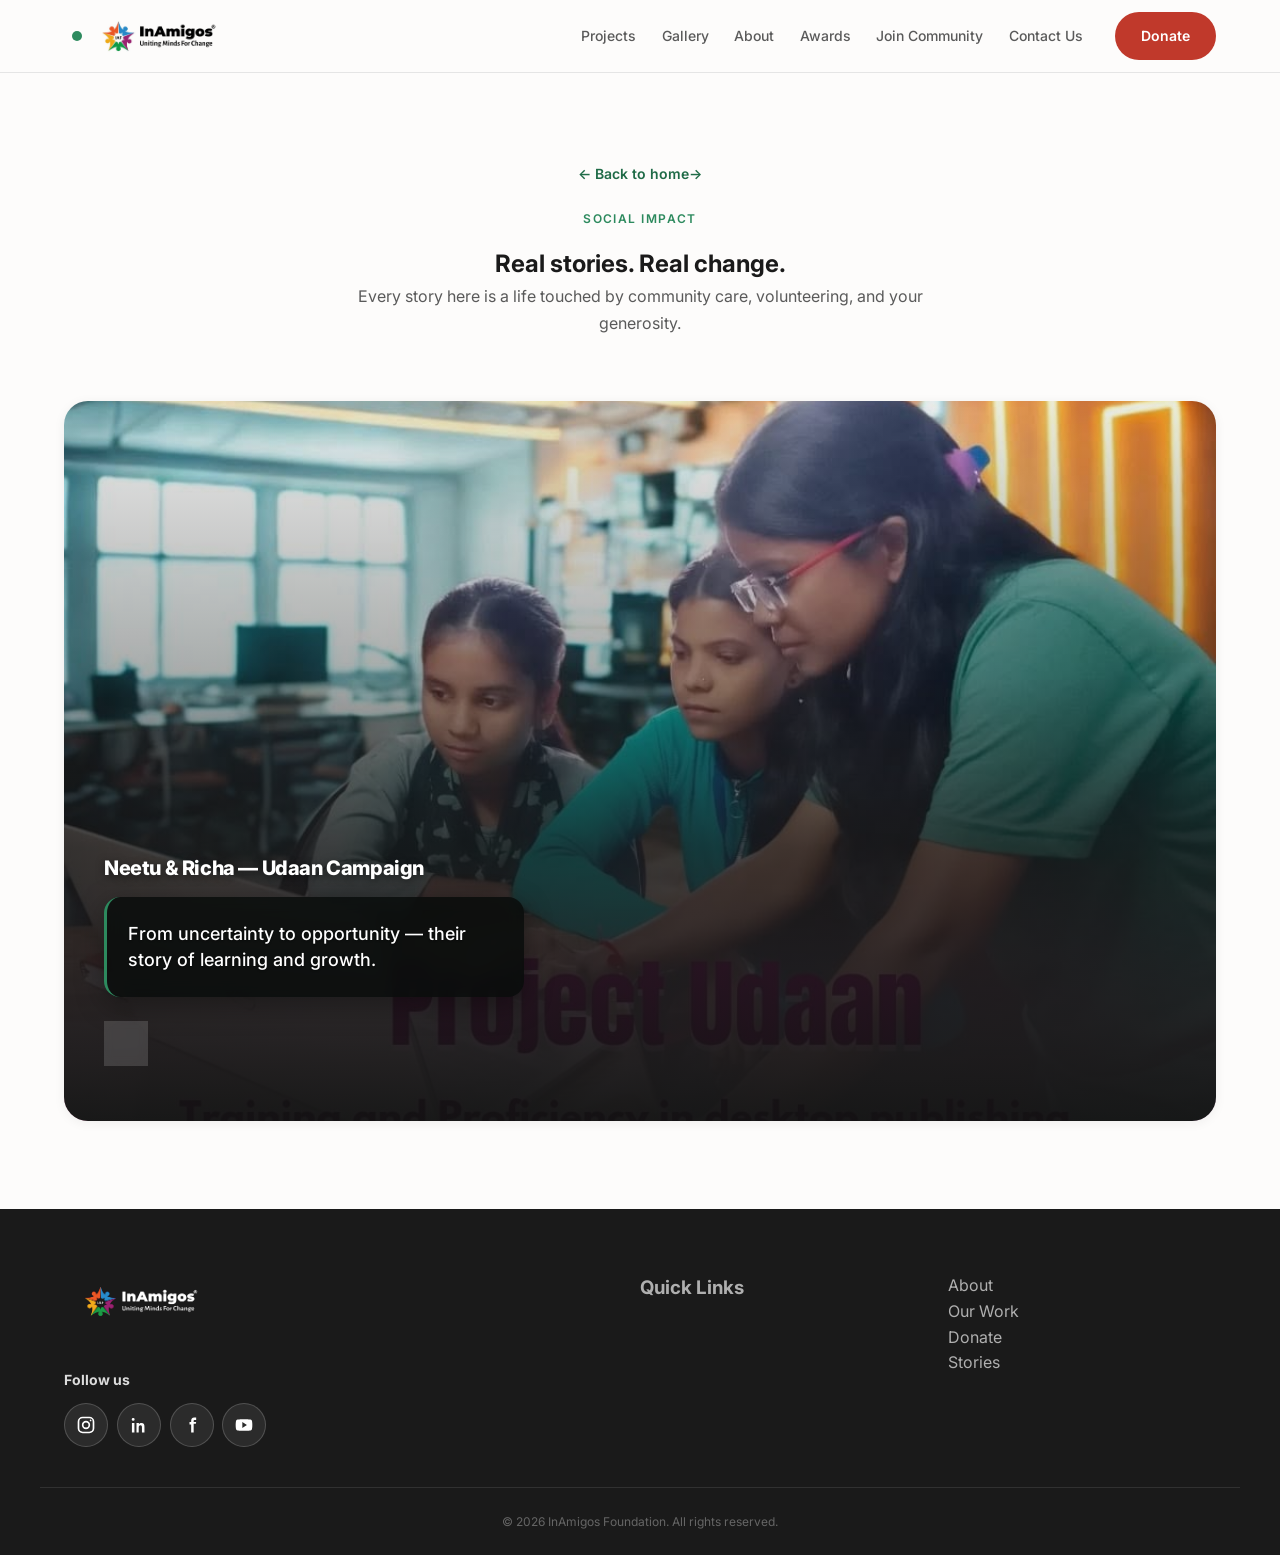
<file: stories.html>
<!doctype html>
<html lang="en">
    <head>
        <meta charset="UTF-8" />
        <meta name="viewport" content="width=device-width, initial-scale=1.0" />
        <meta
            name="description"
            content="Real stories of change from InAmigos — lives transformed through community support and generosity."
        />
        <title>Social Impact Stories — InAmigos Foundation</title>
        <link rel="stylesheet" href="styles.css" />
        <link rel="preconnect" href="https://fonts.googleapis.com" />
        <link rel="preconnect" href="https://fonts.gstatic.com" crossorigin />
        <link
            href="https://fonts.googleapis.com/css2?family=Inter:wght@400;500;600;700&display=swap"
            rel="stylesheet"
        />
    </head>
    <body>
        <a class="skip-link" href="#main-content">Skip to main content</a>

        <header class="site-header">
            <nav class="nav container" aria-label="Primary navigation">
                <a class="nav__logo" href="index.html" aria-label="InAmigos — Home">
                    <span class="nav__logo-mark" aria-hidden="true"></span>
                    <img
                        src="./assets/logo/logo-light.png"
                        alt="InAmigos Foundation logo"
                        class="logo"
                    />
                </a>

                <div class="nav__right">
                    <ul class="nav__links">
                        <li><a href="index.html#projects">Projects</a></li>
                        <li><a href="gallery.html">Gallery</a></li>
                        <li><a href="index.html#about">About</a></li>
                        <li><a href="index.html#awards">Awards</a></li>
                        <li><a href="index.html#join-community">Join Community</a></li>
                        <li><a href="index.html#contact">Contact Us</a></li>
                    </ul>
                    <a href="index.html#donate-form" class="btn btn--pill btn--red"
                        >Donate</a
                    >
                </div>

                <button
                    class="nav__menu-btn"
                    aria-label="Open menu"
                    aria-expanded="false"
                    aria-controls="mobile-menu"
                    type="button"
                >
                    <span></span><span></span><span></span>
                </button>
            </nav>

            <div class="mobile-menu" id="mobile-menu" hidden>
                <ul class="mobile-menu__links">
                    <li><a href="index.html">Home</a></li>
                    <li><a href="index.html#projects">Projects</a></li>
                    <li><a href="gallery.html">Gallery</a></li>
                    <li><a href="index.html#about">About</a></li>
                    <li><a href="index.html#awards">Awards</a></li>
                    <li><a href="index.html#join-community">Join Community</a></li>
                    <li><a href="index.html#contact">Contact Us</a></li>
                </ul>
                <a
                    href="index.html#donate-form"
                    class="btn btn--pill btn--red btn--block"
                    >Donate</a
                >
            </div>
        </header>

        <main id="main-content">
            <!--
                Stories are generated from projects-data.js (STORIES list).
                To add a story: copy the TEMPLATE in that file.
            -->
            <section class="section stories-page" aria-labelledby="stories-page-heading">
                <div class="container">
                    <header class="section__header section__header--center stories-page__header">
                        <a class="stories-page__back link-arrow" href="index.html#stories"
                            >← Back to home</a
                        >
                        <p class="eyebrow">Social Impact</p>
                        <h1 id="stories-page-heading">Real stories. Real change.</h1>
                        <p class="section__intro">
                            Every story here is a life touched by community care,
                            volunteering, and your generosity.
                        </p>
                    </header>
                    <div class="stories-page__grid" id="stories-grid"></div>
                </div>
            </section>
        </main>

        <footer class="site-footer">
            <div class="container footer__inner">
                <div class="footer__brand">
                    <a class="nav__logo" href="index.html" aria-label="InAmigos — Home">
                        <img
                            src="./assets/logo/logo-dark.jpg"
                            alt="InAmigos Foundation logo"
                            class="logo logo--footer"
                        />
                    </a>
                    <div id="footer-social" class="footer__social"></div>
                </div>
                    <h3>Quick Links</h3>
                    <ul>
                        <li><a href="index.html#about">About</a></li>
                        <li><a href="index.html#projects">Our Work</a></li>
                        <li><a href="index.html#donate-form">Donate</a></li>
                        <li><a href="stories.html">Stories</a></li>
                    </ul>
                </div>
            </div>
            <div class="footer__bottom container">
                <p>&copy; 2026 InAmigos Foundation. All rights reserved.</p>
            </div>
        </footer>

        <script src="./projects-data.js"></script>
        <script src="./scripts.js"></script>
        <script src="./stories-page.js"></script>
    </body>
</html>
</file>
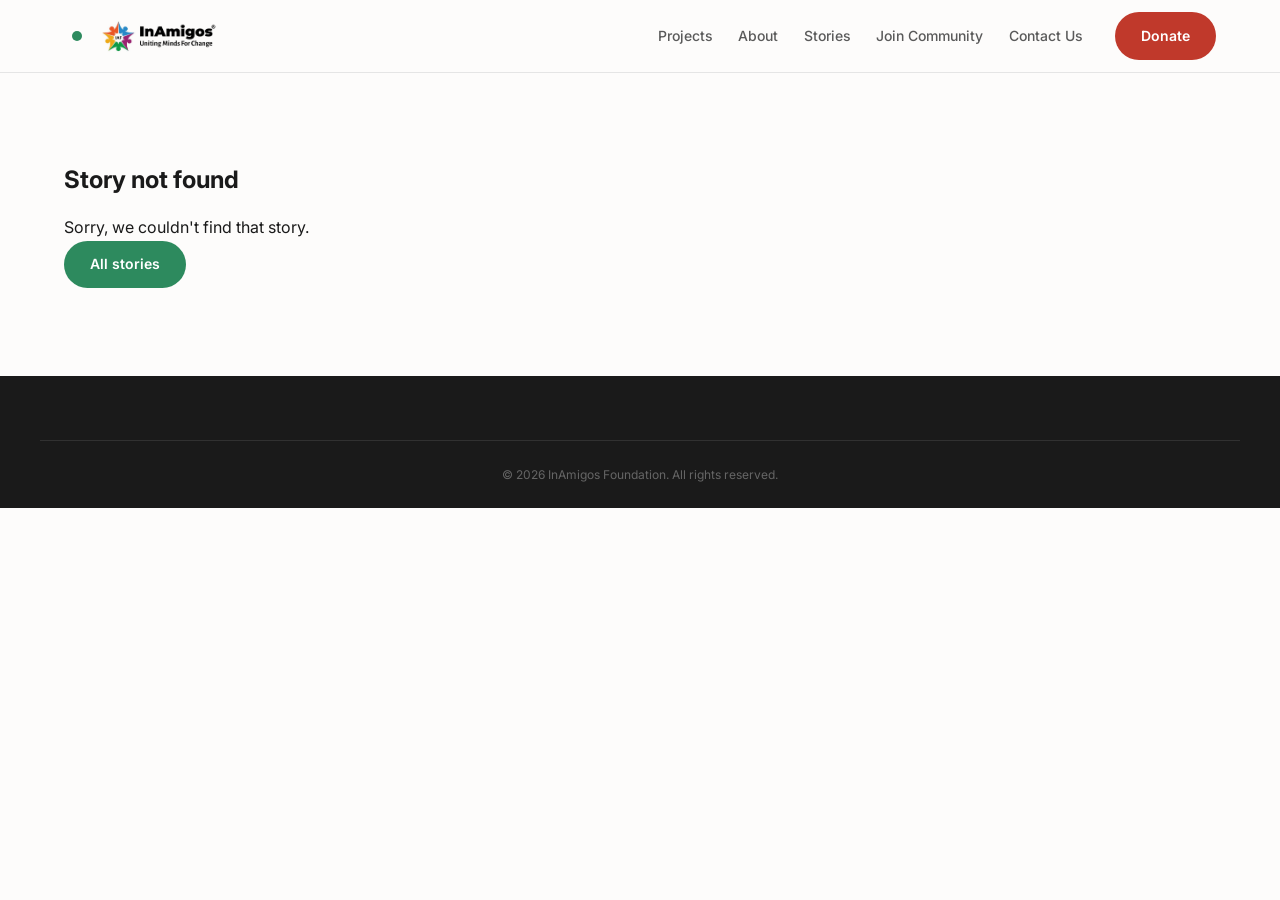
<file: story.html>
<!doctype html>
<html lang="en">
    <head>
        <meta charset="UTF-8" />
        <meta name="viewport" content="width=device-width, initial-scale=1.0" />
        <meta
            name="description"
            content="An InAmigos social impact story — real change through community support."
        />
        <title>Story — InAmigos Foundation</title>
        <link rel="stylesheet" href="styles.css" />
        <link rel="preconnect" href="https://fonts.googleapis.com" />
        <link rel="preconnect" href="https://fonts.gstatic.com" crossorigin />
        <link
            href="https://fonts.googleapis.com/css2?family=Inter:wght@400;500;600;700&display=swap"
            rel="stylesheet"
        />
    </head>
    <body>
        <a class="skip-link" href="#main-content">Skip to main content</a>

        <header class="site-header">
            <nav class="nav container" aria-label="Primary navigation">
                <a class="nav__logo" href="index.html" aria-label="InAmigos — Home">
                    <span class="nav__logo-mark" aria-hidden="true"></span>
                    <img
                        src="./assets/logo/logo-light.png"
                        alt="InAmigos Foundation logo"
                        class="logo"
                    />
                </a>

                <div class="nav__right">
                    <ul class="nav__links">
                        <li><a href="index.html#projects">Projects</a></li>
                        <li><a href="index.html#about">About</a></li>
                        <li><a href="stories.html">Stories</a></li>
                        <li><a href="index.html#join-community">Join Community</a></li>
                        <li><a href="index.html#contact">Contact Us</a></li>
                    </ul>
                    <a href="index.html#donate-form" class="btn btn--pill btn--red"
                        >Donate</a
                    >
                </div>

                <button
                    class="nav__menu-btn"
                    aria-label="Open menu"
                    aria-expanded="false"
                    aria-controls="mobile-menu"
                    type="button"
                >
                    <span></span><span></span><span></span>
                </button>
            </nav>

            <div class="mobile-menu" id="mobile-menu" hidden>
                <ul class="mobile-menu__links">
                    <li><a href="index.html">Home</a></li>
                    <li><a href="stories.html">Stories</a></li>
                    <li><a href="index.html#join-community">Join Community</a></li>
                    <li><a href="index.html#contact">Contact Us</a></li>
                </ul>
                <a
                    href="index.html#donate-form"
                    class="btn btn--pill btn--red btn--block"
                    >Donate</a
                >
            </div>
        </header>

        <main id="main-content">
            <div id="story-detail"></div>
        </main>

        <footer class="site-footer">
            <div class="container footer__bottom">
                <p>&copy; 2026 InAmigos Foundation. All rights reserved.</p>
            </div>
        </footer>

        <script src="./projects-data.js"></script>
        <script src="./scripts.js"></script>
        <script src="./story-page.js"></script>
    </body>
</html>
</file>
<file: styles.css>
/* ==========================================================================
   KindRoot — NGO Awareness (Bento Grid + KindRoot-inspired UI)
   ========================================================================== */

/* --- Design Tokens (Color Psychology) --- */
:root {
    /* Green — growth, hope, sustainability */
    --color-green: #2d8a5e;
    --color-green-light: #e8f5ef;
    --color-green-dark: #1f6b47;

    /* Blue — trust, calm, reliability */
    --color-blue: #2563a8;
    --color-blue-light: #e8f2fa;
    --color-blue-dark: #1a4d80;

    /* Yellow — optimism, warmth, empowerment */
    --color-yellow: #d4a017;
    --color-yellow-light: #fef9e7;
    --color-yellow-dark: #b8860b;

    /* Red — urgency, compassion, action */
    --color-red: #c0392b;
    --color-red-light: #fdecea;
    --color-red-dark: #962d22;

    /* Light accent tints — for colored text over dark photos */
    --accent-text-green: #79e3ad;
    --accent-text-blue: #8cc2f7;
    --accent-text-yellow: #ffd24d;
    --accent-text-red: #ff9d90;

    /* Black — authority, professionalism */
    --color-black: #1a1a1a;
    --color-black-soft: #2d2d2d;

    --color-bg: #fdfcfb;
    --color-bg-white: #ffffff;
    --color-text: var(--color-black);
    --color-text-muted: #5a5a5a;
    --color-text-light: #888888;
    --color-dark: var(--color-black);
    --color-border: #e5e5e5;

    --font: "Inter", system-ui, sans-serif;

    --space-xs: 0.5rem;
    --space-sm: 1rem;
    --space-md: 1.5rem;
    --space-lg: 2.5rem;
    --space-xl: 4rem;
    --space-2xl: 5.5rem;

    --radius-sm: 8px;
    --radius-md: 16px;
    --radius-lg: 24px;
    --radius-pill: 999px;

    --max-width: 1200px;
    --header-height: 72px;
    --breadcrumb-height: 44px;
    --header-offset: var(--header-height);

    --transition: 0.25s ease;
    --shadow-sm: 0 2px 12px rgba(0, 0, 0, 0.06);
    --shadow-md: 0 8px 32px rgba(0, 0, 0, 0.08);
}

/* --- Reset & Base --- */
*,
*::before,
*::after {
    box-sizing: border-box;
    margin: 0;
    padding: 0;
}

html {
    scroll-behavior: smooth;
    scroll-padding-top: var(--header-offset);
}

body {
    font-family: var(--font);
    font-size: 1rem;
    line-height: 1.6;
    color: var(--color-text);
    background-color: var(--color-bg);
    -webkit-font-smoothing: antialiased;
}

img {
    display: block;
    max-width: 100%;
    height: auto;
}

a {
    color: inherit;
    text-decoration: none;
}

ul {
    list-style: none;
}

address {
    font-style: normal;
}

.visually-hidden {
    position: absolute;
    width: 1px;
    height: 1px;
    padding: 0;
    margin: -1px;
    overflow: hidden;
    clip: rect(0, 0, 0, 0);
    white-space: nowrap;
    border: 0;
}

/* --- Accessibility --- */
.skip-link {
    position: fixed;
    top: var(--space-sm);
    left: var(--space-sm);
    z-index: 10000;
    padding: 0.5rem 0.85rem;
    background: var(--color-blue-dark);
    color: var(--color-bg-white);
    border-radius: var(--radius-sm);
    font-size: 0.875rem;
    font-weight: 600;
    text-decoration: none;
    box-shadow: 0 4px 16px rgba(26, 77, 128, 0.25);
    clip: rect(0 0 0 0);
    clip-path: inset(50%);
    width: 1px;
    height: 1px;
    overflow: hidden;
    white-space: nowrap;
    border: 0;
}

.skip-link:focus-visible {
    clip: auto;
    clip-path: none;
    width: auto;
    height: auto;
    overflow: visible;
    white-space: normal;
}

/* --- Layout --- */
.container {
    width: 100%;
    max-width: var(--max-width);
    margin-inline: auto;
    padding-inline: var(--space-md);
}

.section {
    padding-block: var(--space-2xl);
}

.section__header {
    max-width: 560px;
    margin-bottom: var(--space-xl);
}

.section__header--center {
    max-width: 600px;
    margin-inline: auto;
    text-align: center;
}

.eyebrow {
    font-size: 0.75rem;
    font-weight: 600;
    letter-spacing: 0.12em;
    text-transform: uppercase;
    color: var(--color-green);
    margin-bottom: var(--space-sm);
}

.section__header h2,
.hero h1,
.cta__content h2 {
    font-size: clamp(1.875rem, 4vw, 2.75rem);
    font-weight: 700;
    line-height: 1.15;
    letter-spacing: -0.02em;
    margin-bottom: var(--space-sm);
}

.section__intro {
    font-size: 1rem;
    color: var(--color-text-muted);
    line-height: 1.7;
}

/* --- Buttons & Links --- */
.btn {
    display: inline-flex;
    align-items: center;
    justify-content: center;
    gap: 0.5rem;
    font-family: var(--font);
    font-size: 0.875rem;
    font-weight: 600;
    border: 2px solid transparent;
    cursor: pointer;
    transition:
        background-color var(--transition),
        color var(--transition),
        border-color var(--transition),
        transform var(--transition);
}

.btn--block {
    width: 100%;
}

.btn:hover {
    transform: translateY(-1px);
}

.btn--pill {
    padding: 0.65rem 1.5rem;
    border-radius: var(--radius-pill);
}

.btn--dark {
    background-color: var(--color-black);
    color: var(--color-bg-white);
}

.btn--dark:hover {
    background-color: var(--color-black-soft);
    color: var(--color-bg-white);
}

.btn--red {
    background-color: var(--color-red);
    color: var(--color-bg-white);
}

.btn--red:hover {
    background-color: var(--color-red-dark);
    color: var(--color-bg-white);
}

.btn--green {
    background-color: var(--color-green);
    color: var(--color-bg-white);
}

.btn--green:hover {
    background-color: var(--color-green-dark);
    color: var(--color-bg-white);
}

.btn--blue {
    background-color: var(--color-blue);
    color: var(--color-bg-white);
}

.btn--blue:hover {
    background-color: var(--color-blue-dark);
    color: var(--color-bg-white);
}

.btn--yellow {
    background-color: var(--color-yellow);
    color: var(--color-black);
}

.btn--yellow:hover {
    background-color: var(--color-yellow-dark);
    color: var(--color-black);
}

.btn--outline {
    background-color: transparent;
    color: var(--color-black);
    border-color: var(--color-border);
}

.btn--outline:hover {
    border-color: var(--color-black);
    color: var(--color-black);
}

.link-arrow {
    display: inline-flex;
    align-items: center;
    gap: 0.35rem;
    font-size: 0.875rem;
    font-weight: 600;
    color: var(--color-blue);
    transition:
        gap var(--transition),
        color var(--transition);
}

.link-arrow::after {
    content: "→";
    transition: transform var(--transition);
}

.link-arrow:hover {
    gap: 0.6rem;
    color: var(--color-green-dark);
}

.link-arrow:hover::after {
    transform: translateX(2px);
}

.link-arrow--light {
    color: var(--color-bg-white);
}

/* --- Header --- */
.site-header {
    position: sticky;
    top: 0;
    z-index: 100;
    background-color: rgba(253, 252, 251, 0.92);
    backdrop-filter: blur(12px);
    border-bottom: 1px solid var(--color-border);
}

.nav {
    display: flex;
    align-items: center;
    justify-content: space-between;
    height: var(--header-height);
    gap: var(--space-md);
}

.nav__logo {
    display: flex;
    align-items: center;
    gap: 0.5rem;
    min-height: 44px;
    min-width: 44px;
    padding: 0.35rem 0.5rem;
    font-size: 1.25rem;
    font-weight: 700;
    letter-spacing: -0.02em;
    color: var(--color-black);
    border-radius: var(--radius-sm);
}

.nav__logo-mark {
    width: 10px;
    height: 10px;
    border-radius: 50%;
    background-color: var(--color-green);
    flex-shrink: 0;
}

.nav__logo:hover {
    opacity: 0.75;
}

.nav__links {
    display: flex;
    align-items: center;
    gap: clamp(1rem, 2vw, var(--space-lg));
}

.nav__links a {
    font-size: 0.875rem;
    font-weight: 500;
    white-space: nowrap;
    color: var(--color-text-muted);
    transition: color var(--transition);
}

.nav__links a:hover {
    color: var(--color-green);
}

.nav__label {
    font-size: 0.875rem;
    font-weight: 500;
    white-space: nowrap;
    color: var(--color-text-muted);
    opacity: 0.72;
    cursor: default;
    user-select: none;
}

.nav__right {
    display: flex;
    align-items: center;
    gap: clamp(1rem, 2.5vw, var(--space-lg));
}

.nav__menu-btn {
    display: none;
    flex-direction: column;
    justify-content: center;
    gap: 4px;
    width: 42px;
    height: 42px;
    padding: 0;
    background: none;
    border: 1px solid var(--color-border);
    border-radius: 50%;
    cursor: pointer;
    justify-self: end;
}

.nav__menu-btn span {
    display: block;
    width: 18px;
    height: 2px;
    border-radius: 2px;
    margin-inline: auto;
    background-color: var(--color-text);
    transition:
        transform var(--transition),
        opacity var(--transition);
}

.nav__menu-btn.is-open span:nth-child(1) {
    transform: translateY(6px) rotate(45deg);
}

.nav__menu-btn.is-open span:nth-child(2) {
    opacity: 0;
}

.nav__menu-btn.is-open span:nth-child(3) {
    transform: translateY(-6px) rotate(-45deg);
}

/* --- Mobile dropdown menu --- */
.mobile-menu {
    padding: var(--space-md) var(--space-md) var(--space-lg);
    background-color: var(--color-bg-white);
    border-bottom: 1px solid var(--color-border);
    box-shadow: var(--shadow-md);
}

.mobile-menu[hidden] {
    display: none;
}

.mobile-menu__links {
    display: flex;
    flex-direction: column;
    gap: 0.25rem;
    margin-bottom: var(--space-md);
}

.mobile-menu__links a {
    display: block;
    padding: 0.65rem 0.5rem;
    font-size: 1rem;
    font-weight: 500;
    color: var(--color-text);
    border-radius: var(--radius-sm);
    transition:
        background-color var(--transition),
        color var(--transition);
}

.mobile-menu__links a:hover {
    background-color: var(--color-green-light);
    color: var(--color-green-dark);
}

.mobile-menu__links .nav__label {
    display: block;
    padding: 0.65rem 0.5rem;
    font-size: 1rem;
    font-weight: 500;
    color: var(--color-text-muted);
    opacity: 0.72;
    cursor: default;
    user-select: none;
}

/* --- Mobile section breadcrumbs --- */
.section-breadcrumbs {
    display: none;
}

.section-breadcrumbs__scroll {
    position: relative;
    overflow-x: auto;
    overflow-y: hidden;
    -webkit-overflow-scrolling: touch;
    scrollbar-width: none;
    mask-image: linear-gradient(
        to right,
        transparent,
        #000 12px,
        #000 calc(100% - 12px),
        transparent
    );
}

.section-breadcrumbs__scroll::-webkit-scrollbar {
    display: none;
}

.section-breadcrumbs__list {
    display: flex;
    align-items: center;
    gap: 0.35rem;
    min-width: min-content;
    padding: 0.45rem var(--space-md);
    margin: 0;
    list-style: none;
}

.section-breadcrumbs__item {
    flex-shrink: 0;
}

.section-breadcrumbs__link {
    display: inline-flex;
    align-items: center;
    min-height: 32px;
    padding: 0.35rem 0.75rem;
    font-size: 0.75rem;
    font-weight: 600;
    letter-spacing: 0.02em;
    white-space: nowrap;
    color: var(--color-text-muted);
    background: rgba(255, 255, 255, 0.7);
    border: 1px solid var(--color-border);
    border-radius: var(--radius-pill);
    transition:
        color var(--transition),
        background var(--transition),
        border-color var(--transition),
        box-shadow var(--transition);
}

.section-breadcrumbs__link:hover {
    color: var(--color-green-dark);
    border-color: rgba(45, 138, 94, 0.35);
}

.section-breadcrumbs__link.is-active {
    color: var(--color-bg-white);
    background: linear-gradient(
        135deg,
        var(--color-green) 0%,
        var(--color-green-dark) 100%
    );
    border-color: transparent;
    box-shadow: 0 4px 14px rgba(45, 138, 94, 0.28);
}

.section-breadcrumbs__sep {
    flex-shrink: 0;
    font-size: 0.6875rem;
    font-weight: 700;
    color: var(--color-text-light);
    opacity: 0.55;
    user-select: none;
    pointer-events: none;
}

/* --- Hero --- */
.hero {
    position: relative;
    overflow: hidden;
    padding-block: var(--space-lg) var(--space-xl);
    background: linear-gradient(
        128deg,
        var(--color-yellow-light) 0%,
        #fdfbf5 35%,
        var(--color-blue-light) 100%
    );
}

.hero--split::before {
    content: "";
    position: absolute;
    inset: 0;
    pointer-events: none;
    background:
        radial-gradient(
            ellipse 65% 55% at 12% 45%,
            rgba(255, 210, 77, 0.28) 0%,
            transparent 68%
        ),
        radial-gradient(
            ellipse 55% 50% at 88% 55%,
            rgba(37, 99, 168, 0.12) 0%,
            transparent 70%
        );
}

.hero--split {
    display: flex;
    align-items: center;
}

.hero__split {
    position: relative;
    z-index: 1;
    display: grid;
    grid-template-columns: 1fr 1fr;
    align-items: start;
    gap: clamp(1.25rem, 4vw, 3rem);
}

.hero__content {
    position: relative;
    max-width: 38rem;
    padding: clamp(1.25rem, 3vw, 2rem);
    background: rgba(255, 255, 255, 0.88);
    backdrop-filter: blur(10px);
    border-radius: var(--radius-lg);
    border: 1px solid rgba(192, 57, 43, 0.12);
    box-shadow: 0 20px 50px rgba(192, 57, 43, 0.1);
}

.hero__content::after {
    content: "";
    position: absolute;
    left: 0;
    top: 0;
    bottom: 0;
    width: 5px;
    border-radius: var(--radius-lg) 0 0 var(--radius-lg);
    background: linear-gradient(
        180deg,
        var(--color-red) 0%,
        var(--color-yellow) 100%
    );
    pointer-events: none;
}

/* Blue chip = trust; yellow dot = optimism (Von Restorff — distinct marker) */
.hero__eyebrow {
    display: inline-flex;
    align-items: center;
    gap: 0.5rem;
    margin-bottom: var(--space-md);
    padding: 0.45rem 1rem;
    font-size: 0.8125rem;
    font-weight: 700;
    letter-spacing: 0.08em;
    text-transform: uppercase;
    color: var(--color-blue-dark);
    background: linear-gradient(
        135deg,
        #fff 0%,
        var(--color-blue-light) 100%
    );
    border: 1px solid rgba(37, 99, 168, 0.25);
    border-radius: var(--radius-pill);
    box-shadow: 0 4px 16px rgba(37, 99, 168, 0.12);
}

.hero__eyebrow-dot {
    width: 8px;
    height: 8px;
    border-radius: 50%;
    background-color: var(--color-yellow);
    box-shadow: 0 0 0 4px rgba(255, 210, 77, 0.35);
    animation: hero-pulse-dot 2.5s ease-in-out infinite;
}

@keyframes hero-pulse-dot {
    0%,
    100% {
        transform: scale(1);
        opacity: 1;
    }
    50% {
        transform: scale(1.25);
        opacity: 0.9;
    }
}

.hero__content h1 {
    font-size: clamp(2.35rem, 6vw, 4.25rem);
    font-weight: 800;
    line-height: 1;
    letter-spacing: -0.04em;
    margin-bottom: var(--space-md);
}

/* Blue primer = trust to act; yellow payoff = optimistic reward (peak-end rule) */
.hero__heading-line {
    display: inline-block;
    font-size: 0.48em;
    font-weight: 900;
    letter-spacing: 0.12em;
    text-transform: uppercase;
    margin-bottom: 0.45em;
}

.hero__heading-line--action {
    padding: 0.38em 0.9em 0.38em 0.8em;
    color: #ffffff;
    background: linear-gradient(
        145deg,
        #3b82c4 0%,
        var(--color-blue) 38%,
        var(--color-blue-dark) 100%
    );
    border: 2px solid rgba(255, 255, 255, 0.45);
    border-left: 4px solid var(--color-yellow);
    border-radius: var(--radius-pill);
    text-shadow: 0 1px 3px rgba(0, 0, 0, 0.22);
    box-shadow:
        0 10px 32px rgba(37, 99, 168, 0.42),
        0 0 0 3px rgba(37, 99, 168, 0.28),
        inset 0 2px 0 rgba(255, 255, 255, 0.28),
        inset 0 -2px 0 rgba(26, 77, 128, 0.35);
    animation: hero-action-glow 3s ease-in-out infinite;
}

.hero__heading-line--action::before {
    content: "●";
    display: inline-block;
    margin-right: 0.45em;
    font-size: 0.55em;
    color: var(--color-yellow);
    text-shadow: 0 0 8px rgba(255, 210, 77, 0.75);
    vertical-align: middle;
    animation: hero-pulse-dot 2.5s ease-in-out infinite;
}

@keyframes hero-action-glow {
    0%,
    100% {
        box-shadow:
            0 10px 32px rgba(37, 99, 168, 0.42),
            0 0 0 3px rgba(37, 99, 168, 0.28),
            inset 0 2px 0 rgba(255, 255, 255, 0.28),
            inset 0 -2px 0 rgba(26, 77, 128, 0.35);
    }
    50% {
        box-shadow:
            0 14px 40px rgba(37, 99, 168, 0.52),
            0 0 0 3px var(--color-blue),
            0 0 22px rgba(59, 130, 196, 0.45),
            inset 0 2px 0 rgba(255, 255, 255, 0.32),
            inset 0 -2px 0 rgba(26, 77, 128, 0.35);
    }
}

/* Yellow block = Von Restorff salience; red ring = urgency anchor */
.hero__heading-accent {
    display: block;
    line-height: 1.02;
    margin-top: 0.05em;
}

.hero__heading-accent-inner {
    display: inline-block;
    padding: 0.08em 0.38em 0.12em;
    font-size: 1.05em;
    font-weight: 900;
    letter-spacing: -0.03em;
    text-transform: lowercase;
    border-radius: 0.18em;
    transform: rotate(-1.5deg);
}

.hero__heading-accent-inner--impact {
    color: #5c1a12;
    background: linear-gradient(
        145deg,
        #fff176 0%,
        var(--color-yellow) 38%,
        #ffb300 100%
    );
    box-shadow:
        0 10px 32px rgba(212, 160, 23, 0.45),
        0 0 0 3px var(--color-red),
        inset 0 -3px 0 rgba(184, 134, 11, 0.35),
        inset 0 2px 0 rgba(255, 255, 255, 0.55);
    animation: hero-impact-glow 3s ease-in-out infinite;
}

@keyframes hero-impact-glow {
    0%,
    100% {
        box-shadow:
            0 10px 32px rgba(212, 160, 23, 0.45),
            0 0 0 3px var(--color-red),
            inset 0 -3px 0 rgba(184, 134, 11, 0.35),
            inset 0 2px 0 rgba(255, 255, 255, 0.55);
    }
    50% {
        box-shadow:
            0 14px 40px rgba(212, 160, 23, 0.55),
            0 0 0 3px var(--color-red),
            0 0 24px rgba(255, 210, 77, 0.45),
            inset 0 -3px 0 rgba(184, 134, 11, 0.35),
            inset 0 2px 0 rgba(255, 255, 255, 0.55);
    }
}

.hero__message {
    margin-bottom: var(--space-md);
    padding: var(--space-sm) var(--space-md);
    background: linear-gradient(
        135deg,
        rgba(232, 242, 250, 0.7) 0%,
        rgba(255, 255, 255, 0.9) 100%
    );
    border-left: 4px solid var(--color-blue);
    border-radius: 0 var(--radius-md) var(--radius-md) 0;
    box-shadow: 0 4px 16px rgba(37, 99, 168, 0.08);
}

.hero__subheading {
    font-size: clamp(1.125rem, 2.2vw, 1.3125rem);
    line-height: 1.75;
    color: #2a3530;
    margin: 0;
    max-width: none;
}

.hero__subheading .hero__highlight {
    font-weight: 800;
}

.hero__highlight--blue {
    color: var(--color-blue-dark);
    text-decoration: underline;
    text-decoration-color: rgba(37, 99, 168, 0.35);
    text-underline-offset: 3px;
}

.hero__highlight--yellow {
    color: #8a6508;
    padding: 0 0.15em;
    background: linear-gradient(
        to top,
        rgba(255, 210, 77, 0.65) 0%,
        rgba(255, 210, 77, 0.65) 55%,
        transparent 55%
    );
}

/* Specificity hook — causal arrow + short line (processing fluency) */
.hero__hook {
    display: flex;
    align-items: flex-start;
    gap: 0.5rem;
    margin-bottom: var(--space-lg);
    padding: 0.55rem 0.85rem;
    font-size: 0.9375rem;
    font-weight: 700;
    line-height: 1.5;
    color: var(--color-blue-dark);
    background: var(--color-yellow-light);
    border: 1px dashed rgba(212, 160, 23, 0.45);
    border-radius: var(--radius-md);
}

.hero__hook-icon {
    flex-shrink: 0;
    font-size: 1.125rem;
    font-weight: 800;
    color: var(--color-yellow-dark);
    line-height: 1.3;
}

.hero__actions {
    display: flex;
    flex-wrap: wrap;
    align-items: center;
    gap: var(--space-md);
}

/* --- Social banner (contextual mid-page + former hero strip) --- */
.social-banner {
    margin-top: var(--space-xl);
    padding: var(--space-md) var(--space-lg);
    background: rgba(255, 255, 255, 0.72);
    border: 1px solid rgba(37, 99, 168, 0.12);
    border-radius: var(--radius-lg);
    box-shadow: 0 4px 20px rgba(37, 99, 168, 0.06);
}

.social-banner--stories {
    grid-column: 1 / -1;
}

.social-banner--featured {
    margin-top: 0;
}

/* --- Follow the journey — standalone social section --- */
.social-section {
    position: relative;
    padding: clamp(2.5rem, 6vw, 4rem) 0;
    scroll-margin-top: var(--header-offset);
    background: linear-gradient(
        135deg,
        var(--color-green-light) 0%,
        rgba(255, 255, 255, 0.92) 42%,
        var(--color-blue-light) 100%
    );
    overflow: hidden;
    isolation: isolate;
}

.social-section::before,
.social-section::after {
    content: "";
    position: absolute;
    border-radius: 50%;
    pointer-events: none;
    z-index: 0;
}

.social-section::before {
    top: -4rem;
    left: -3rem;
    width: 14rem;
    height: 14rem;
    background: radial-gradient(
        circle,
        rgba(45, 138, 94, 0.18) 0%,
        transparent 70%
    );
}

.social-section::after {
    right: -2rem;
    bottom: -3rem;
    width: 16rem;
    height: 16rem;
    background: radial-gradient(
        circle,
        rgba(37, 99, 168, 0.14) 0%,
        transparent 72%
    );
}

.social-section .container {
    position: relative;
    z-index: 1;
}

.social-section .social-banner {
    position: relative;
    margin-top: 0;
    padding: clamp(1.75rem, 4vw, 2.85rem) clamp(1.35rem, 4vw, 3rem);
    background: rgba(255, 255, 255, 0.96);
    border: 2px solid rgba(45, 138, 94, 0.22);
    border-radius: calc(var(--radius-lg) + 4px);
    box-shadow:
        0 2px 4px rgba(0, 0, 0, 0.03),
        0 16px 40px rgba(37, 99, 168, 0.14),
        0 0 0 1px rgba(255, 255, 255, 0.65) inset;
    overflow: hidden;
    animation: social-section-enter 0.65s cubic-bezier(0.22, 1, 0.36, 1) both;
}

.social-section .social-banner__shine {
    position: absolute;
    inset: -40% -20%;
    background: linear-gradient(
        115deg,
        transparent 38%,
        rgba(255, 255, 255, 0.55) 50%,
        transparent 62%
    );
    transform: translateX(-120%) rotate(8deg);
    animation: social-section-shine 4.5s ease-in-out 1.2s infinite;
    pointer-events: none;
}

.social-section .social-banner__inner {
    position: relative;
    z-index: 1;
    display: flex;
    flex-direction: column;
    align-items: center;
    text-align: center;
    gap: var(--space-md);
}

.social-section__eyebrow {
    display: inline-flex;
    align-items: center;
    gap: 0.4rem;
    margin: 0 auto 0.15rem;
    padding: 0.38rem 0.9rem;
    font-size: 0.6875rem;
    font-weight: 700;
    letter-spacing: 0.12em;
    text-transform: uppercase;
    color: var(--color-green-dark);
    background: linear-gradient(
        135deg,
        rgba(45, 138, 94, 0.14) 0%,
        rgba(37, 99, 168, 0.1) 100%
    );
    border: 1px solid rgba(45, 138, 94, 0.28);
    border-radius: var(--radius-pill);
    box-shadow: 0 2px 10px rgba(45, 138, 94, 0.1);
}

.social-section__eyebrow::before {
    content: "";
    width: 7px;
    height: 7px;
    border-radius: 50%;
    background-color: var(--color-green);
    box-shadow: 0 0 0 3px rgba(45, 138, 94, 0.22);
    animation: social-section-pulse 2.4s ease-in-out infinite;
}

.social-section .social-banner__copy {
    width: 100%;
    max-width: 42rem;
}

.social-section .social-banner__title--featured {
    display: block;
    font-size: clamp(1.85rem, 4.5vw, 2.65rem);
    font-weight: 800;
    letter-spacing: -0.03em;
    line-height: 1.08;
    text-transform: none;
    color: var(--color-black);
    margin: 0 0 0.65rem;
    background: linear-gradient(
        135deg,
        var(--color-green-dark) 0%,
        var(--color-blue-dark) 100%
    );
    -webkit-background-clip: text;
    background-clip: text;
    -webkit-text-fill-color: transparent;
}

.social-section .social-banner__title--featured::before {
    display: none;
}

.social-section .social-banner__intro {
    max-width: 38ch;
    margin: 0 auto;
    font-size: clamp(1rem, 2vw, 1.125rem);
    line-height: 1.65;
    color: var(--color-text);
}

.social-section__hook {
    display: inline-flex;
    align-items: center;
    gap: 0.35rem;
    margin: 0.35rem auto 0;
    padding: 0.42rem 0.85rem;
    font-size: 0.8125rem;
    font-weight: 700;
    color: var(--color-blue-dark);
    background: var(--color-blue-light);
    border: 1px solid rgba(37, 99, 168, 0.2);
    border-radius: var(--radius-pill);
}

.social-section__hook::before {
    content: "✦";
    font-size: 0.7rem;
    color: var(--color-yellow-dark);
}

.social-section__cta-label {
    margin: 0.15rem 0 0.35rem;
    font-size: 0.75rem;
    font-weight: 700;
    letter-spacing: 0.1em;
    text-transform: uppercase;
    color: var(--color-green-dark);
}

.social-section .social-banner__nav {
    width: 100%;
    display: flex;
    justify-content: center;
    padding-top: 0.15rem;
}

.social-section .social-links--banner {
    display: inline-flex;
    flex-direction: row;
    flex-wrap: nowrap;
    align-items: center;
    justify-content: center;
    gap: clamp(0.85rem, 2.5vw, 1.25rem);
    width: auto;
    max-width: 100%;
    margin: 0 auto;
    padding: 1rem 1.5rem;
    overflow-x: auto;
    -webkit-overflow-scrolling: touch;
    scrollbar-width: thin;
    background: linear-gradient(
        180deg,
        rgba(255, 255, 255, 0.99) 0%,
        rgba(248, 252, 250, 0.98) 100%
    );
    border: 2px solid rgba(45, 138, 94, 0.28);
    border-radius: var(--radius-pill);
    box-shadow:
        inset 0 1px 0 rgba(255, 255, 255, 1),
        0 10px 32px rgba(37, 99, 168, 0.14),
        0 0 0 4px rgba(45, 138, 94, 0.06);
}

.social-section .social-links--banner .social-links__item {
    flex: 0 0 auto;
}

.social-section .social-links--banner .social-links__link {
    position: relative;
    isolation: isolate;
    width: 58px;
    height: 58px;
    min-width: 58px;
    min-height: 58px;
    color: #ffffff;
    background: var(--color-green);
    border: 2px solid rgba(255, 255, 255, 0.85);
    box-shadow: 0 6px 18px rgba(0, 0, 0, 0.14);
    transition:
        background-color var(--transition),
        border-color var(--transition),
        color var(--transition),
        transform 0.28s cubic-bezier(0.22, 1, 0.36, 1),
        box-shadow 0.28s ease;
    animation: social-icon-pop 0.55s cubic-bezier(0.22, 1, 0.36, 1) both;
}

.social-section .social-links--banner .social-links__link svg {
    width: 24px;
    height: 24px;
    filter: drop-shadow(0 1px 1px rgba(0, 0, 0, 0.12));
}

.social-section .social-links--banner .social-links__item:nth-child(1) .social-links__link {
    animation-delay: 0.08s;
}

.social-section .social-links--banner .social-links__item:nth-child(2) .social-links__link {
    animation-delay: 0.16s;
}

.social-section .social-links--banner .social-links__item:nth-child(3) .social-links__link {
    animation-delay: 0.24s;
}

.social-section .social-links--banner .social-links__item:nth-child(4) .social-links__link {
    animation-delay: 0.32s;
}

.social-section .social-links--banner .social-links__item:nth-child(5) .social-links__link {
    animation-delay: 0.4s;
}

.social-section .social-links--banner .social-links__link::after {
    content: "";
    position: absolute;
    inset: -5px;
    border-radius: 50%;
    opacity: 0;
    z-index: -1;
    transition: opacity 0.28s ease;
}

.social-section .social-links--banner .social-links__link:hover,
.social-section .social-links--banner .social-links__link:focus-visible {
    color: #ffffff;
    transform: translateY(-6px) scale(1.08);
    box-shadow:
        0 14px 28px rgba(0, 0, 0, 0.2),
        0 0 0 4px rgba(255, 255, 255, 0.95);
    outline: none;
}

.social-section .social-links--banner .social-links__link:hover::after,
.social-section .social-links--banner .social-links__link:focus-visible::after {
    opacity: 1;
}

.social-section .social-links--banner .social-links__link--instagram {
    background: linear-gradient(
        135deg,
        #833ab4 0%,
        #c13584 38%,
        #fd1d1d 72%,
        #fcb045 100%
    );
    border-color: rgba(255, 255, 255, 0.9);
    box-shadow: 0 8px 22px rgba(193, 53, 132, 0.38);
}

.social-section .social-links--banner .social-links__link--instagram::after {
    background: radial-gradient(
        circle,
        rgba(193, 53, 132, 0.45) 0%,
        transparent 70%
    );
}

.social-section .social-links--banner .social-links__link--facebook {
    background: linear-gradient(145deg, #1877f2 0%, #0d65d9 100%);
    border-color: rgba(255, 255, 255, 0.9);
    box-shadow: 0 8px 22px rgba(24, 119, 242, 0.38);
}

.social-section .social-links--banner .social-links__link--facebook::after {
    background: radial-gradient(
        circle,
        rgba(24, 119, 242, 0.45) 0%,
        transparent 70%
    );
}

.social-section .social-links--banner .social-links__link--linkedin {
    background: linear-gradient(145deg, #0a66c2 0%, #004182 100%);
    border-color: rgba(255, 255, 255, 0.9);
    box-shadow: 0 8px 22px rgba(10, 102, 194, 0.38);
}

.social-section .social-links--banner .social-links__link--linkedin::after {
    background: radial-gradient(
        circle,
        rgba(10, 102, 194, 0.45) 0%,
        transparent 70%
    );
}

.social-section .social-links--banner .social-links__link--youtube {
    background: linear-gradient(145deg, #ff0000 0%, #cc0000 100%);
    border-color: rgba(255, 255, 255, 0.9);
    box-shadow: 0 8px 22px rgba(255, 0, 0, 0.32);
}

.social-section .social-links--banner .social-links__link--youtube::after {
    background: radial-gradient(
        circle,
        rgba(255, 0, 0, 0.4) 0%,
        transparent 70%
    );
}

@keyframes social-icon-pop {
    from {
        opacity: 0;
        transform: translateY(0.75rem) scale(0.82);
    }
    to {
        opacity: 1;
        transform: translateY(0) scale(1);
    }
}

@keyframes social-section-enter {
    from {
        opacity: 0;
        transform: translateY(1.25rem);
    }
    to {
        opacity: 1;
        transform: translateY(0);
    }
}

@keyframes social-section-shine {
    0%,
    72% {
        transform: translateX(-120%) rotate(8deg);
    }
    100% {
        transform: translateX(120%) rotate(8deg);
    }
}

@keyframes social-section-pulse {
    0%,
    100% {
        box-shadow: 0 0 0 3px rgba(45, 138, 94, 0.22);
    }
    50% {
        box-shadow: 0 0 0 6px rgba(45, 138, 94, 0.12);
    }
}

@media (prefers-reduced-motion: reduce) {
    .social-section .social-banner,
    .social-section .social-banner__shine,
    .social-section__eyebrow::before,
    .social-section .social-links--banner .social-links__link {
        animation: none;
    }

    .social-section .social-links--banner .social-links__link:hover,
    .social-section .social-links--banner .social-links__link:focus-visible {
        transform: none;
    }
}

.social-banner--testimonials {
    margin-top: 0;
}

.social-banner__inner {
    display: flex;
    flex-direction: column;
    align-items: flex-start;
    gap: 0.85rem;
}

.social-banner__copy {
    width: 100%;
    min-width: 0;
}

.social-banner__title {
    display: inline-flex;
    align-items: center;
    gap: 0.4rem;
    margin: 0 0 0.35rem;
    font-size: 0.8125rem;
    font-weight: 700;
    letter-spacing: 0.1em;
    text-transform: uppercase;
    color: var(--color-green-dark);
    line-height: 1.3;
}

.social-banner__title::before {
    content: "";
    flex-shrink: 0;
    width: 7px;
    height: 7px;
    border-radius: 50%;
    background-color: var(--color-green);
    box-shadow: 0 0 0 3px rgba(45, 138, 94, 0.2);
}

.social-banner__intro {
    margin: 0;
    max-width: 42ch;
    font-size: 0.875rem;
    line-height: 1.55;
    color: var(--color-text-muted);
}

.social-banner__nav {
    width: 100%;
}

.social-links--banner {
    display: flex;
    flex-direction: row;
    flex-wrap: wrap;
    align-items: center;
    gap: 0.55rem;
    margin: 0;
    padding: 0;
    list-style: none;
}

.social-links--banner .social-links__item {
    flex: 0 0 auto;
}

.social-links--banner .social-links__link {
    position: relative;
    display: inline-flex;
    align-items: center;
    justify-content: center;
    width: 44px;
    height: 44px;
    min-width: 44px;
    min-height: 44px;
    padding: 0;
    color: var(--color-text-muted);
    background: rgba(255, 255, 255, 0.95);
    border: 1.5px solid rgba(37, 99, 168, 0.16);
    border-radius: 50%;
    box-shadow: 0 2px 8px rgba(37, 99, 168, 0.08);
    touch-action: manipulation;
    -webkit-tap-highlight-color: rgba(37, 99, 168, 0.15);
    cursor: pointer;
    text-decoration: none;
    transition:
        background-color var(--transition),
        border-color var(--transition),
        color var(--transition),
        transform var(--transition),
        box-shadow var(--transition);
}

.social-links--banner .social-links__link:hover,
.social-links--banner .social-links__link:focus-visible {
    color: var(--color-bg-white);
    transform: translateY(-2px);
    box-shadow: 0 6px 16px rgba(0, 0, 0, 0.12);
    outline: none;
}

.social-links--banner .social-links__link:active {
    transform: translateY(0);
}

.social-links--banner .social-links__link--instagram:hover,
.social-links--banner .social-links__link--instagram:focus-visible {
    background: #c13584;
    border-color: #c13584;
}

.social-links--banner .social-links__link--facebook:hover,
.social-links--banner .social-links__link--facebook:focus-visible {
    background: #1877f2;
    border-color: #1877f2;
}

.social-links--banner .social-links__link--linkedin:hover,
.social-links--banner .social-links__link--linkedin:focus-visible {
    background: #0a66c2;
    border-color: #0a66c2;
}

.social-links--banner .social-links__link--youtube:hover,
.social-links--banner .social-links__link--youtube:focus-visible {
    background: #ff0000;
    border-color: #ff0000;
}

.hero__visual {
    position: relative;
    display: flex;
    align-self: start;
    width: 100%;
    aspect-ratio: 3 / 2;
    line-height: 0;
    overflow: hidden;
    background: #0c0e0d;
    border-radius: var(--radius-lg);
    box-shadow: 0 16px 48px rgba(37, 99, 168, 0.14);
}

.hero__visual picture {
    display: block;
    flex: 1;
    width: 100%;
    height: 100%;
    min-height: 0;
}

.hero__photo {
    display: block;
    width: 100%;
    height: 100%;
    object-fit: contain;
    object-position: center;
    border-radius: 0;
    box-shadow: none;
}

@media (min-width: 769px) {
    .hero__split {
        grid-template-columns: minmax(0, 1fr) minmax(0, 1.12fr);
    }
}

/* --- About — Mission, Vision & Values --- */
.about {
    background: linear-gradient(
        180deg,
        var(--color-bg-white) 0%,
        var(--color-green-light) 40%,
        var(--color-blue-light) 100%
    );
}

.about__header {
    max-width: 640px;
    margin-inline: auto;
    margin-bottom: var(--space-xl);
}

.about__intro {
    max-width: 52ch;
    margin-inline: auto;
}

.about__hook {
    display: inline-flex;
    align-items: center;
    gap: 0.5rem;
    margin-top: var(--space-md);
    padding: 0.45rem 1rem;
    font-size: 0.875rem;
    font-weight: 700;
    letter-spacing: 0.03em;
    color: var(--color-blue-dark);
    background: rgba(255, 255, 255, 0.92);
    border: 1px solid rgba(37, 99, 168, 0.2);
    border-radius: var(--radius-pill);
    box-shadow: 0 4px 16px rgba(37, 99, 168, 0.1);
}

.about__hook-dot {
    width: 8px;
    height: 8px;
    border-radius: 50%;
    background-color: var(--color-green);
    box-shadow: 0 0 0 3px rgba(45, 138, 94, 0.25);
}

.about__pillars {
    display: grid;
    grid-template-columns: repeat(2, 1fr);
    gap: var(--space-md);
}

.about-pillar {
    position: relative;
    display: flex;
    gap: var(--space-md);
    padding: var(--space-lg);
    background: rgba(255, 255, 255, 0.92);
    border: 1px solid var(--color-border);
    border-radius: var(--radius-md);
    box-shadow: 0 4px 24px rgba(0, 0, 0, 0.06);
    overflow: hidden;
    transition:
        transform var(--transition),
        box-shadow var(--transition),
        border-color var(--transition);
}

.about-pillar::before {
    content: "";
    position: absolute;
    top: 0;
    left: 0;
    width: 5px;
    height: 100%;
    background-color: var(--color-green);
}

.about-pillar--blue::before {
    background-color: var(--color-blue);
}

.about-pillar--yellow::before {
    background-color: var(--color-yellow);
}

.about-pillar:hover {
    transform: translateY(-4px);
    box-shadow: 0 12px 36px rgba(0, 0, 0, 0.1);
}

.about-pillar--green:hover {
    border-color: var(--color-green);
}

.about-pillar--blue:hover {
    border-color: var(--color-blue);
}

.about-pillar--yellow:hover {
    border-color: var(--color-yellow);
}

.about-pillar--featured {
    grid-column: 1 / -1;
    padding: var(--space-lg) var(--space-xl);
    background: linear-gradient(
        135deg,
        rgba(255, 255, 255, 0.98) 0%,
        var(--color-green-light) 100%
    );
}

.about-pillar--featured .about-pillar__icon {
    width: 3.5rem;
    height: 3.5rem;
    font-size: 1.5rem;
}

.about-pillar--featured h3 {
    font-size: 1.5rem;
}

.about-pillar__icon {
    flex-shrink: 0;
    display: flex;
    align-items: center;
    justify-content: center;
    width: 2.75rem;
    height: 2.75rem;
    font-size: 1.125rem;
    font-weight: 800;
    color: var(--color-green-dark);
    background: var(--color-green-light);
    border-radius: 50%;
    box-shadow: inset 0 0 0 2px rgba(45, 138, 94, 0.15);
}

.about-pillar--blue .about-pillar__icon {
    color: var(--color-blue-dark);
    background: var(--color-blue-light);
    box-shadow: inset 0 0 0 2px rgba(37, 99, 168, 0.15);
}

.about-pillar--yellow .about-pillar__icon {
    color: var(--color-yellow-dark);
    background: var(--color-yellow-light);
    box-shadow: inset 0 0 0 2px rgba(212, 160, 23, 0.2);
}

.about-pillar__content {
    flex: 1;
    min-width: 0;
}

.about-pillar__tagline {
    display: block;
    margin-bottom: 0.25rem;
    font-size: 0.6875rem;
    font-weight: 700;
    letter-spacing: 0.1em;
    text-transform: uppercase;
    color: var(--color-text-light);
}

.about-pillar__content h3 {
    font-size: 1.25rem;
    font-weight: 800;
    letter-spacing: -0.02em;
    margin-bottom: 0.5rem;
}

.about-pillar--green .about-pillar__content h3 {
    color: var(--color-green-dark);
}

.about-pillar--blue .about-pillar__content h3 {
    color: var(--color-blue-dark);
}

.about-pillar--yellow .about-pillar__content h3 {
    color: var(--color-yellow-dark);
}

.about-pillar__content p {
    font-size: 0.9375rem;
    line-height: 1.7;
    color: var(--color-text-muted);
    margin-bottom: 0;
}

.about-pillar__body--mobile {
    display: none;
}

.about-pillar__points--mobile {
    display: none;
}

.about-pillar__points {
    margin: var(--space-sm) 0 0;
    padding: 0;
    list-style: none;
}

.about-pillar__points li {
    position: relative;
    padding-left: 1.1rem;
    font-size: 0.875rem;
    line-height: 1.65;
    color: var(--color-text-muted);
    margin-bottom: 0.35rem;
}

.about-pillar__points li::before {
    content: "";
    position: absolute;
    left: 0;
    top: 0.55em;
    width: 6px;
    height: 6px;
    border-radius: 50%;
    background-color: var(--color-yellow);
}

.about-pillar__index {
    position: absolute;
    top: var(--space-sm);
    right: var(--space-md);
    font-size: 2rem;
    font-weight: 800;
    line-height: 1;
    letter-spacing: -0.04em;
    color: var(--color-text);
    opacity: 0.06;
    pointer-events: none;
}

/* --- Projects Bento Grid --- */
.projects {
    position: relative;
    isolation: isolate;
    background-color: var(--color-green-light);
}

.projects::before {
    content: "";
    position: absolute;
    inset: 0;
    z-index: 0;
    background-image:
        linear-gradient(
            165deg,
            rgba(253, 252, 251, 0.94) 0%,
            rgba(232, 245, 239, 0.9) 45%,
            rgba(232, 242, 250, 0.9) 100%
        ),
        url("./assets/mixed/bachpanshala.jpg");
    background-size: cover;
    background-position: center 30%;
    background-repeat: no-repeat;
}

.projects .container {
    position: relative;
    z-index: 1;
}

/* Project jump labels — choice architecture for quick in-section navigation */
.projects__jump {
    margin-bottom: var(--space-lg);
}

.projects__jump-head {
    display: flex;
    flex-wrap: wrap;
    align-items: center;
    justify-content: center;
    gap: 0.35rem 0.85rem;
    margin-bottom: 0.85rem;
    text-align: center;
}

.projects__jump-label {
    margin: 0;
    font-size: 0.75rem;
    font-weight: 800;
    letter-spacing: 0.1em;
    text-transform: uppercase;
    color: var(--color-green-dark);
}

.projects__jump-hint {
    margin: 0;
    font-size: 0.8125rem;
    color: var(--color-text-muted);
}

.projects__jump-wrap {
    position: relative;
}

.projects__jump-list {
    display: flex;
    flex-wrap: wrap;
    justify-content: center;
    gap: 0.55rem;
    margin: 0;
    padding: 0;
    list-style: none;
}

.projects__jump-link {
    position: relative;
    display: inline-flex;
    flex-direction: column;
    align-items: flex-start;
    gap: 0.12rem;
    min-height: 44px;
    padding: 0.55rem 0.95rem;
    font-weight: 700;
    line-height: 1.2;
    text-decoration: none;
    color: var(--color-text);
    background: rgba(255, 255, 255, 0.92);
    border: 2px solid rgba(0, 0, 0, 0.08);
    border-radius: var(--radius-pill);
    box-shadow: 0 4px 14px rgba(0, 0, 0, 0.08);
    transition:
        transform var(--transition),
        border-color var(--transition),
        box-shadow var(--transition),
        background-color var(--transition),
        color var(--transition);
}

.projects__jump-link--blue {
    border-left: 4px solid var(--color-blue);
}

.projects__jump-link--green {
    border-left: 4px solid var(--color-green);
}

.projects__jump-link:hover,
.projects__jump-link:focus-visible {
    transform: translateY(-2px);
    background: #ffffff;
    box-shadow: 0 8px 22px rgba(0, 0, 0, 0.12);
}

.projects__jump-link--blue:hover,
.projects__jump-link--blue:focus-visible,
.projects__jump-link--blue.is-active {
    border-color: rgba(37, 99, 168, 0.35);
    color: var(--color-blue-dark);
    box-shadow: 0 8px 22px rgba(37, 99, 168, 0.18);
}

.projects__jump-link--green:hover,
.projects__jump-link--green:focus-visible,
.projects__jump-link--green.is-active {
    border-color: rgba(45, 138, 94, 0.35);
    color: var(--color-green-dark);
    box-shadow: 0 8px 22px rgba(45, 138, 94, 0.18);
}

.projects__jump-link.is-active {
    background: #ffffff;
    transform: translateY(-1px);
}

.projects__jump-name {
    font-size: 0.875rem;
    font-weight: 800;
    letter-spacing: -0.01em;
}

.projects__jump-link--featured .projects__jump-name::before {
    content: "★ ";
    color: var(--color-yellow-dark);
}

.projects__jump-cat {
    font-size: 0.625rem;
    font-weight: 700;
    letter-spacing: 0.05em;
    text-transform: uppercase;
    color: var(--color-text-muted);
}

.projects__jump-item {
    position: relative;
}

.projects__grid > .bento-tile:target,
.projects__grid > .bento-tile.project-jump-flash {
    animation: project-jump-highlight 1.35s ease;
}

@keyframes project-jump-highlight {
    0%,
    100% {
        box-shadow: none;
    }
    20%,
    55% {
        border-color: var(--color-yellow);
        box-shadow:
            0 0 0 3px rgba(255, 210, 77, 0.85),
            0 14px 34px rgba(212, 160, 23, 0.28);
    }
}

.projects__grid {
    display: grid;
    grid-template-columns: repeat(4, 1fr);
    grid-auto-rows: 215px;
    grid-auto-flow: dense;
    gap: 10px;
    align-items: stretch;
}

.projects__grid > .bento-tile {
    height: 100%;
    min-height: 0;
    scroll-margin-top: var(--header-offset);
}

/* Tile sizes */
.bento-tile--large {
    grid-column: span 2;
    grid-row: span 2;
}
.bento-tile--wide {
    grid-column: span 2;
}
.bento-tile--tall {
    grid-row: span 2;
}

/* What We Do — fixed desktop mosaic (balanced rows, no empty grid holes) */
@media (min-width: 1025px) {
    .projects__grid > .bento-tile--place-bachpanshala {
        grid-column: 3;
        grid-row: 1 / 3;
    }

    .projects__grid > .bento-tile--place-jeev {
        grid-column: 4;
        grid-row: 1 / 3;
    }

    .projects__grid > .bento-tile--place-vikas {
        grid-column: 3;
        grid-row: 3 / 5;
    }

    .projects__grid > .bento-tile--place-prakriti {
        grid-column: 4;
        grid-row: 3 / 5;
    }
}

/* Wide + split — full-width square image, compact text panel below */
.bento-tile--wide.bento-tile--split {
    grid-column: span 2;
    grid-row: span 3;
}

.bento-tile--wide.bento-tile--split .bento-tile__cover {
    grid-template-rows: auto auto;
    align-content: start;
    background: var(--color-green-light);
}

.bento-tile--wide.bento-tile--split .bento-tile__img {
    display: block;
    width: 100%;
    min-width: 100%;
    height: auto;
    max-height: none;
    object-fit: contain;
    object-position: center top;
}

.bento-tile--wide.bento-tile--split .bento-tile__overlay {
    padding: 0.75rem 0.85rem 0.85rem;
}

.bento-tile--wide.bento-tile--split:hover .bento-tile__img {
    transform: none;
}

@media (min-width: 1025px) {
    .projects__grid > .bento-tile--place-seva {
        grid-column: 1 / 3;
        grid-row: 1 / 3;
    }

    .projects__grid > .bento-tile--place-udaan {
        grid-column: 1 / 3;
        grid-row: 3 / 5;
    }
}

/* What We Do — full photos inside each card (no crop) */
.projects__grid .bento-tile__cover {
    background: var(--color-green-light);
}

/* What We Do — split cards (photo + solid text panel, no image overlay) */
.projects__grid .bento-tile:not(.bento-tile--split) .bento-tile__cover {
    background: var(--color-green-light);
}

.projects__grid .bento-tile:not(.bento-tile--split):not(.bento-tile--fit-contain) .bento-tile__img {
    object-fit: cover;
    object-position: center center;
}

.projects__grid > .bento-tile--place-seva .bento-tile__img {
    object-fit: contain;
    object-position: center center;
}

.projects__grid > .bento-tile--place-seva .bento-tile__cover {
    background: var(--color-blue-light);
}

.projects__grid .bento-tile--split .bento-tile__cover {
    position: relative;
    height: 100%;
    min-height: 0;
    overflow: hidden;
    grid-template-rows: minmax(0, 1fr) auto;
    background: var(--color-green-light);
}

.projects__grid .bento-tile--split.bento-tile--blue .bento-tile__cover {
    background: var(--color-blue-light);
}

.projects__grid .bento-tile--fit-contain .bento-tile__cover {
    background: var(--color-green-light);
}

.projects__grid .bento-tile--fit-contain.bento-tile--blue .bento-tile__cover {
    background: var(--color-blue-light);
}

.projects__grid .bento-tile--split .bento-tile__top {
    position: absolute;
    top: 0.75rem;
    left: 0.75rem;
    right: 0.75rem;
    margin: 0;
    z-index: 3;
    pointer-events: none;
}

.projects__grid .bento-tile--split .bento-tile__overlay {
    position: relative;
    inset: auto;
    grid-row: 2;
    z-index: 2;
    overflow: visible;
    display: flex;
    flex-direction: column;
    justify-content: flex-start;
}

.projects__grid .bento-tile--split .bento-tile__img {
    grid-row: 1;
    display: block;
    width: 100%;
    height: 100%;
    min-height: 0;
    max-height: 100%;
    object-fit: contain;
    object-position: center center;
}

.projects__grid > .bento-tile--place-udaan.bento-tile--split .bento-tile__cover {
    grid-template-rows: minmax(0, 1fr) auto;
    align-content: stretch;
}

.projects__grid > .bento-tile--place-udaan.bento-tile--split .bento-tile__img {
    width: 100%;
    min-width: 100%;
    height: 100%;
    max-height: 100%;
    object-fit: cover;
    object-position: center top;
}

.projects__grid .bento-tile--wide.bento-tile--split .bento-tile__cover {
    grid-template-rows: minmax(0, 1fr) auto;
    align-content: stretch;
}

.projects__grid .bento-tile--wide.bento-tile--split .bento-tile__img {
    display: block;
    width: 100%;
    min-width: 100%;
    height: 100%;
    max-height: 100%;
    min-height: 0;
    object-fit: contain;
    object-position: center center;
}

.projects__grid .bento-tile--split.bento-tile--fit-contain .bento-tile__img {
    object-fit: contain;
    object-position: center center;
}

.projects__grid .bento-tile:not(.bento-tile--split) .bento-tile__cover {
    position: relative;
    min-height: 200px;
}

.projects__grid .bento-tile:not(.bento-tile--split) .bento-tile__img {
    position: absolute;
    inset: 0;
    width: 100%;
    height: 100%;
    object-fit: contain;
    z-index: 0;
}

.projects__grid .bento-tile:not(.bento-tile--split):not(.bento-tile--fit-contain) .bento-tile__img {
    object-fit: cover;
}

.projects__grid .bento-tile:not(.bento-tile--split) .bento-tile__overlay {
    z-index: 2;
}

.projects__grid .bento-tile__img {
    object-fit: contain;
    object-position: center center;
}

.projects__grid .bento-tile--wide.bento-tile--split .bento-tile__img {
    height: 100%;
    max-height: 100%;
    min-height: 0;
    width: 100%;
    object-fit: contain;
    object-position: center center;
}

/* Compact overlay copy on all What We Do tiles */
.projects__grid .bento-tile--wide:not(.bento-tile--split) .bento-tile__points,
.projects__grid .bento-tile--tall:not(.bento-tile--split) .bento-tile__points {
    display: none;
}

.projects__grid .bento-tile--wide:not(.bento-tile--split) .bento-tile__overlay p,
.projects__grid .bento-tile--tall:not(.bento-tile--split) .bento-tile__overlay p,
.projects__grid .bento-tile--wide:not(.bento-tile--split) .bento-tile__desc,
.projects__grid .bento-tile--tall:not(.bento-tile--split) .bento-tile__desc {
    display: -webkit-box;
    -webkit-box-orient: vertical;
    -webkit-line-clamp: 2;
    overflow: hidden;
    margin-bottom: 0;
}

/* What We Do — Von Restorff titles, Gestalt text panel, numeracy stat chips */
.projects__grid .bento-tile:not(.bento-tile--split) .bento-tile__content {
    width: 100%;
    padding: 0.7rem 0.85rem 0.65rem;
    background: linear-gradient(
        165deg,
        rgba(0, 0, 0, 0.78) 0%,
        rgba(0, 0, 0, 0.52) 100%
    );
    border: 1px solid rgba(255, 255, 255, 0.16);
    border-radius: var(--radius-md);
    backdrop-filter: blur(8px);
    -webkit-backdrop-filter: blur(8px);
    box-shadow: 0 8px 28px rgba(0, 0, 0, 0.38);
}

.projects__grid .bento-tile__overlay h3 {
    margin-bottom: 0.35rem;
    text-shadow: none;
}

.projects__grid .bento-tile--blue .bento-tile__overlay h3,
.projects__grid .bento-tile--green .bento-tile__overlay h3 {
    color: inherit;
}

.projects__grid .bento-tile__title {
    display: inline-block;
    font-weight: 900;
    letter-spacing: -0.025em;
    line-height: 1.15;
    color: #ffffff;
    padding: 0.18em 0.55em 0.2em;
    border-radius: 0.24em;
    transform: rotate(-0.75deg);
    transition:
        transform var(--transition),
        box-shadow var(--transition);
}

.projects__grid .bento-tile--blue .bento-tile__title {
    background: linear-gradient(
        145deg,
        #3b82c4 0%,
        var(--color-blue) 42%,
        var(--color-blue-dark) 100%
    );
    box-shadow:
        0 6px 20px rgba(37, 99, 168, 0.48),
        inset 0 1px 0 rgba(255, 255, 255, 0.32),
        inset 0 -2px 0 rgba(26, 77, 128, 0.35);
}

.projects__grid .bento-tile--green .bento-tile__title {
    background: linear-gradient(
        145deg,
        #3da76e 0%,
        var(--color-green) 42%,
        var(--color-green-dark) 100%
    );
    box-shadow:
        0 6px 20px rgba(45, 138, 94, 0.48),
        inset 0 1px 0 rgba(255, 255, 255, 0.32),
        inset 0 -2px 0 rgba(31, 107, 71, 0.35);
}

.projects__grid .bento-tile--wide .bento-tile__title {
    font-size: 1.08em;
}

.projects__grid .bento-tile.is-featured .bento-tile__title {
    box-shadow:
        0 6px 20px rgba(37, 99, 168, 0.48),
        0 0 0 2px rgba(255, 210, 77, 0.85),
        inset 0 1px 0 rgba(255, 255, 255, 0.32),
        inset 0 -2px 0 rgba(26, 77, 128, 0.35);
}

.projects__grid .bento-tile:hover .bento-tile__title {
    transform: rotate(-0.75deg) translateY(-2px);
}

.projects__grid .bento-tile--blue:hover .bento-tile__title {
    box-shadow:
        0 10px 26px rgba(37, 99, 168, 0.55),
        0 0 18px rgba(140, 194, 247, 0.35),
        inset 0 1px 0 rgba(255, 255, 255, 0.36),
        inset 0 -2px 0 rgba(26, 77, 128, 0.35);
}

.projects__grid .bento-tile--green:hover .bento-tile__title {
    box-shadow:
        0 10px 26px rgba(45, 138, 94, 0.55),
        0 0 18px rgba(121, 227, 173, 0.35),
        inset 0 1px 0 rgba(255, 255, 255, 0.36),
        inset 0 -2px 0 rgba(31, 107, 71, 0.35);
}

.projects__grid .bento-tile__desc {
    font-size: 0.8125rem;
    font-weight: 600;
    line-height: 1.5;
    color: rgba(255, 255, 255, 0.92);
    text-shadow: 0 1px 8px rgba(0, 0, 0, 0.45);
}

.projects__grid .bento-tile__desc::first-line {
    font-weight: 800;
    color: #ffffff;
}

.projects__grid .bento-tile__badge {
    font-size: 0.625rem;
    letter-spacing: 0.07em;
    box-shadow:
        0 3px 14px rgba(0, 0, 0, 0.38),
        0 0 0 2px rgba(255, 255, 255, 0.22);
}

.projects__grid .bento-tile__stat {
    margin-bottom: 0.45rem;
    padding: 0.36rem 0.75rem;
    font-size: 0.6875rem;
    font-weight: 800;
    letter-spacing: 0.02em;
    color: #5c4a08;
    background: linear-gradient(
        145deg,
        #fff176 0%,
        var(--color-yellow) 48%,
        #ffb300 100%
    );
    border: 2px solid rgba(255, 255, 255, 0.55);
    box-shadow: 0 4px 16px rgba(212, 160, 23, 0.42);
    backdrop-filter: none;
}

.projects__grid .bento-tile__cta {
    font-weight: 800;
    letter-spacing: 0.02em;
}

/* Split panels — bold name + first-line hook on solid colour blocks */
.projects__grid .bento-tile--split .bento-tile__title {
    display: inline;
    padding: 0;
    background: none;
    transform: none;
    box-shadow: none;
    font-weight: 900;
    letter-spacing: -0.02em;
    text-decoration: underline;
    text-decoration-thickness: 2px;
    text-underline-offset: 0.18em;
}

.projects__grid .bento-tile--split.bento-tile--blue .bento-tile__title {
    color: var(--accent-text-blue);
    text-decoration-color: rgba(140, 194, 247, 0.55);
}

.projects__grid .bento-tile--split.bento-tile--green .bento-tile__title {
    color: var(--accent-text-green);
    text-decoration-color: rgba(121, 227, 173, 0.55);
}

.projects__grid .bento-tile--split .bento-tile__desc::first-line {
    font-weight: 800;
    color: #ffffff;
}

.projects__grid .bento-tile--split .bento-tile__stat {
    color: #5c4a08;
    background: linear-gradient(
        145deg,
        #fff176 0%,
        var(--color-yellow) 48%,
        #ffb300 100%
    );
    border: 2px solid rgba(255, 255, 255, 0.45);
    box-shadow: 0 3px 12px rgba(0, 0, 0, 0.2);
}

/* Uniform split text panels on desktop */
@media (min-width: 1025px) {
    .projects__grid > .bento-tile--place-seva.bento-tile--split .bento-tile__cover,
    .projects__grid > .bento-tile--place-udaan.bento-tile--split .bento-tile__cover,
    .projects__grid > .bento-tile--place-bachpanshala.bento-tile--split .bento-tile__cover,
    .projects__grid > .bento-tile--place-jeev.bento-tile--split .bento-tile__cover,
    .projects__grid > .bento-tile--place-vikas.bento-tile--split .bento-tile__cover,
    .projects__grid > .bento-tile--place-prakriti.bento-tile--split .bento-tile__cover {
        grid-template-rows: minmax(0, 1fr) auto;
    }

    .projects__grid > .bento-tile--place-seva.bento-tile--split .bento-tile__overlay,
    .projects__grid > .bento-tile--place-udaan.bento-tile--split .bento-tile__overlay,
    .projects__grid > .bento-tile--place-bachpanshala.bento-tile--split .bento-tile__overlay,
    .projects__grid > .bento-tile--place-jeev.bento-tile--split .bento-tile__overlay,
    .projects__grid > .bento-tile--place-vikas.bento-tile--split .bento-tile__overlay,
    .projects__grid > .bento-tile--place-prakriti.bento-tile--split .bento-tile__overlay {
        display: flex;
        flex-direction: column;
        justify-content: flex-start;
        gap: 0.4rem;
        padding: 0.75rem 0.85rem 0.85rem;
        min-height: min-content;
        flex-shrink: 0;
        overflow: visible;
    }

    /* Featured badge sizing on Seva photo */
    .projects__grid > .bento-tile--place-seva.bento-tile--split .bento-tile__featured {
        font-size: 0.6rem;
        padding: 0.22rem 0.5rem;
    }

    .projects__grid > .bento-tile--place-seva.bento-tile--split .bento-tile__overlay h3,
    .projects__grid > .bento-tile--place-udaan.bento-tile--split .bento-tile__overlay h3,
    .projects__grid > .bento-tile--place-bachpanshala.bento-tile--split .bento-tile__overlay h3,
    .projects__grid > .bento-tile--place-jeev.bento-tile--split .bento-tile__overlay h3,
    .projects__grid > .bento-tile--place-vikas.bento-tile--split .bento-tile__overlay h3,
    .projects__grid > .bento-tile--place-prakriti.bento-tile--split .bento-tile__overlay h3 {
        font-size: 0.9375rem;
        line-height: 1.25;
        margin: 0 0 0.1rem;
    }

    .projects__grid > .bento-tile--place-seva.bento-tile--split .bento-tile__overlay p,
    .projects__grid > .bento-tile--place-udaan.bento-tile--split .bento-tile__overlay p,
    .projects__grid > .bento-tile--place-bachpanshala.bento-tile--split .bento-tile__overlay p,
    .projects__grid > .bento-tile--place-jeev.bento-tile--split .bento-tile__overlay p,
    .projects__grid > .bento-tile--place-vikas.bento-tile--split .bento-tile__overlay p,
    .projects__grid > .bento-tile--place-prakriti.bento-tile--split .bento-tile__overlay p {
        font-size: 0.75rem;
        line-height: 1.45;
        -webkit-line-clamp: 2;
        margin: 0;
    }

    .projects__grid > .bento-tile--place-seva.bento-tile--split .bento-tile__content,
    .projects__grid > .bento-tile--place-udaan.bento-tile--split .bento-tile__content,
    .projects__grid > .bento-tile--place-bachpanshala.bento-tile--split .bento-tile__content,
    .projects__grid > .bento-tile--place-jeev.bento-tile--split .bento-tile__content,
    .projects__grid > .bento-tile--place-vikas.bento-tile--split .bento-tile__content,
    .projects__grid > .bento-tile--place-prakriti.bento-tile--split .bento-tile__content {
        display: flex;
        flex-direction: column;
        gap: 0.4rem;
        width: 100%;
    }

    .projects__grid > .bento-tile--place-seva.bento-tile--split .bento-tile__cta,
    .projects__grid > .bento-tile--place-udaan.bento-tile--split .bento-tile__cta,
    .projects__grid > .bento-tile--place-bachpanshala.bento-tile--split .bento-tile__cta,
    .projects__grid > .bento-tile--place-jeev.bento-tile--split .bento-tile__cta,
    .projects__grid > .bento-tile--place-vikas.bento-tile--split .bento-tile__cta,
    .projects__grid > .bento-tile--place-prakriti.bento-tile--split .bento-tile__cta {
        margin-top: 0.35rem;
        padding: 0.45rem 0.85rem;
        font-size: 0.6875rem;
    }

    .projects__grid > .bento-tile--place-jeev.bento-tile--split .bento-tile__stat,
    .projects__grid > .bento-tile--place-prakriti.bento-tile--split .bento-tile__stat {
        margin: 0.2rem 0 0;
        padding: 0.28rem 0.55rem;
        font-size: 0.625rem;
    }

    .projects__grid > .bento-tile--place-seva.bento-tile--split .bento-tile__img {
        width: 100%;
        min-width: 100%;
        height: 100%;
        object-fit: contain;
        object-position: center center;
    }

    .projects__grid > .bento-tile--place-udaan.bento-tile--split .bento-tile__cover {
        grid-template-rows: minmax(0, 1fr) auto;
        align-content: stretch;
    }

    .projects__grid > .bento-tile--place-udaan.bento-tile--split .bento-tile__img {
        width: 100%;
        min-width: 100%;
        height: 100%;
        max-height: 100%;
        object-fit: cover;
        object-position: center top;
    }

    /* Overlay cards — keep text above the photo */
    .projects__grid .bento-tile:not(.bento-tile--split) .bento-tile__overlay {
        z-index: 2;
        padding: 1rem 1rem 0.9rem;
        background: linear-gradient(
            to top,
            rgba(0, 0, 0, 0.92) 0%,
            rgba(0, 0, 0, 0.55) 42%,
            rgba(0, 0, 0, 0.08) 72%
        );
    }

    .projects__grid .bento-tile:not(.bento-tile--split) .bento-tile__content {
        position: relative;
        z-index: 1;
        display: flex;
        flex-direction: column;
        width: 100%;
        gap: 0.35rem;
    }

    .projects__grid .bento-tile:not(.bento-tile--split) .bento-tile__top {
        top: 0.75rem;
        left: 0.75rem;
        right: 0.75rem;
    }

    .projects__grid .bento-tile:not(.bento-tile--split) .bento-tile__stat {
        margin-bottom: 0.35rem;
    }
}

.projects__grid > .bento-tile--place-seva.bento-tile--split .bento-tile__overlay p {
    -webkit-line-clamp: 2;
    margin-bottom: 0;
}

.projects__grid > .bento-tile--place-seva.bento-tile--split .bento-tile__cta {
    margin-top: 0.35rem;
}

.projects__grid .bento-tile:hover .bento-tile__img,
.projects__grid .bento-tile--fit-contain:hover .bento-tile__img,
.projects__grid .bento-tile__cover:active .bento-tile__img {
    transform: none;
}

.projects__grid .bento-tile--split .bento-tile__overlay {
    padding: 0.75rem 0.85rem 0.85rem;
    gap: 0.35rem;
}

.projects__grid .bento-tile--split .bento-tile__content {
    gap: 0.35rem;
}

.projects__grid .bento-tile--split .bento-tile__overlay p {
    -webkit-line-clamp: 2;
    margin-bottom: 0;
}

.projects__grid .bento-tile--split .bento-tile__stat {
    margin: 0.15rem 0 0.2rem;
}

.projects__grid .bento-tile--split .bento-tile__badge {
    box-shadow: 0 2px 10px rgba(0, 0, 0, 0.22);
}

/* Tall + split — portrait photos fill the image row */
.bento-tile--split:not(.bento-tile--wide) .bento-tile__cover {
    grid-template-rows: minmax(0, 1fr) auto;
}

.bento-tile--split:not(.bento-tile--wide) .bento-tile__img {
    height: 100%;
    object-fit: cover;
    object-position: center 42%;
}

/* What We Do — show full photo, never crop (overrides split defaults above) */
.projects__grid .bento-tile--split:not(.bento-tile--place-udaan) .bento-tile__img,
.projects__grid .bento-tile--split:not(.bento-tile--wide):not(.bento-tile--place-udaan) .bento-tile__img,
.projects__grid .bento-tile--wide.bento-tile--split:not(.bento-tile--place-udaan) .bento-tile__img {
    object-fit: contain;
    object-position: center center;
}

.projects__grid > .bento-tile--place-udaan.bento-tile--split .bento-tile__img {
    object-fit: cover;
    object-position: center top;
}

/* Split layout — image visible above a solid text panel */
.bento-tile--split .bento-tile__cover {
    display: grid;
    height: 100%;
    width: 100%;
    overflow: hidden;
    border-radius: inherit;
    background: var(--color-green-light);
}

.bento-tile--split .bento-tile__img {
    display: block;
    width: 100%;
    min-width: 100%;
}

/* Full collage / square photos — no clipping in split image area */
.bento-tile--split.bento-tile--fit-contain .bento-tile__img {
    object-fit: contain;
    object-position: center;
}

.bento-tile--split.bento-tile--fit-contain:hover .bento-tile__img {
    transform: none;
}

.bento-tile--split:not(.bento-tile--fit-contain):not(.bento-tile--wide):hover .bento-tile__img {
    transform: scale(1.03);
}

.bento-tile--split .bento-tile__points {
    display: none;
}

.bento-tile--split .bento-tile__overlay {
    position: relative;
    inset: auto;
    flex: none;
    justify-content: flex-start;
    width: 100%;
    padding: var(--space-sm) var(--space-md) var(--space-md);
    background: linear-gradient(180deg, #1a5c3d 0%, #134830 100%);
}

.bento-tile--split.bento-tile--green .bento-tile__overlay {
    background: linear-gradient(180deg, #1f6b47 0%, #174d34 100%);
}

.bento-tile--split.bento-tile--blue .bento-tile__overlay {
    background: linear-gradient(180deg, #2563a8 0%, #1a4d80 100%);
}

.bento-tile--split .bento-tile__top {
    position: relative;
    top: auto;
    left: auto;
    right: auto;
    margin-bottom: 0.4rem;
    pointer-events: none;
}

.bento-tile--split .bento-tile__overlay h3,
.bento-tile--split .bento-tile__overlay p {
    text-shadow: none;
}

.bento-tile--split .bento-tile__overlay h3 {
    color: var(--accent-text-green);
}

.bento-tile--split.bento-tile--blue .bento-tile__overlay h3 {
    color: var(--accent-text-blue);
}

.bento-tile--split .bento-tile__overlay p {
    font-size: 0.8125rem;
    line-height: 1.45;
    color: rgba(255, 255, 255, 0.92);
    display: -webkit-box;
    -webkit-box-orient: vertical;
    -webkit-line-clamp: 2;
    overflow: hidden;
}

.bento-tile--wide.bento-tile--split .bento-tile__overlay p {
    -webkit-line-clamp: 3;
}

.bento-tile--split .bento-tile__stat {
    margin-bottom: 0.45rem;
    background-color: rgba(255, 255, 255, 0.14);
}

.bento-tile--split:hover .bento-tile__overlay {
    background: linear-gradient(180deg, #1f6b47 0%, #174d34 100%);
}

.bento-tile--split.bento-tile--blue:hover .bento-tile__overlay {
    background: linear-gradient(180deg, #2563a8 0%, #1a4d80 100%);
}

/* Wide featured tile — compact copy so photo stays visible */
.bento-tile--wide:not(.bento-tile--split) .bento-tile__points {
    display: none;
}

.bento-tile--wide:not(.bento-tile--split) .bento-tile__overlay p {
    display: -webkit-box;
    -webkit-box-orient: vertical;
    -webkit-line-clamp: 2;
    overflow: hidden;
}

.bento-tile--wide:not(.bento-tile--split) .bento-tile__overlay {
    background: linear-gradient(
        to top,
        rgba(0, 0, 0, 0.88) 0%,
        rgba(0, 0, 0, 0.35) 42%,
        transparent 68%
    );
}

/* Full photo visible — for square / collage images in wide tiles */
.projects__grid .bento-tile--fit-contain .bento-tile__overlay {
    background: linear-gradient(
        to top,
        rgba(0, 0, 0, 0.92) 0%,
        rgba(0, 0, 0, 0.55) 42%,
        rgba(0, 0, 0, 0.08) 72%
    );
}

.projects__grid .bento-tile--fit-contain.bento-tile--blue .bento-tile__overlay {
    background: linear-gradient(
        to top,
        rgba(26, 77, 128, 0.95) 0%,
        rgba(26, 77, 128, 0.6) 42%,
        rgba(26, 77, 128, 0.1) 72%
    );
}

.projects__grid .bento-tile--fit-contain.bento-tile--green .bento-tile__overlay {
    background: linear-gradient(
        to top,
        rgba(19, 72, 48, 0.95) 0%,
        rgba(19, 72, 48, 0.6) 42%,
        rgba(19, 72, 48, 0.1) 72%
    );
}

.bento-tile--fit-contain .bento-tile__cover {
    background: #141816;
}

.bento-tile--fit-contain .bento-tile__img {
    object-fit: contain;
    object-position: center;
}

.bento-tile--fit-contain:hover .bento-tile__img {
    transform: scale(1.02);
}

.bento-tile--fit-contain .bento-tile__overlay {
    background: linear-gradient(
        to top,
        rgba(26, 77, 128, 0.94) 0%,
        rgba(26, 77, 128, 0.72) 38%,
        transparent 58%
    );
}

.bento-tile--fit-contain.bento-tile--green .bento-tile__overlay {
    background: linear-gradient(
        to top,
        rgba(31, 107, 71, 0.94) 0%,
        rgba(31, 107, 71, 0.72) 38%,
        transparent 58%
    );
}

.bento-tile--fit-contain:hover .bento-tile__overlay {
    background: linear-gradient(
        to top,
        rgba(0, 0, 0, 0.92) 0%,
        rgba(0, 0, 0, 0.55) 40%,
        transparent 60%
    );
}

/* Split + fit-contain — keep solid text panel (not transparent overlay gradient) */
.projects__grid .bento-tile--split.bento-tile--fit-contain .bento-tile__overlay,
.bento-tile--split.bento-tile--fit-contain .bento-tile__overlay {
    background: linear-gradient(180deg, #1a5c3d 0%, #134830 100%);
}

.projects__grid .bento-tile--split.bento-tile--fit-contain.bento-tile--green .bento-tile__overlay,
.bento-tile--split.bento-tile--fit-contain.bento-tile--green .bento-tile__overlay {
    background: linear-gradient(180deg, #1f6b47 0%, #174d34 100%);
}

.projects__grid .bento-tile--split.bento-tile--fit-contain.bento-tile--blue .bento-tile__overlay,
.bento-tile--split.bento-tile--fit-contain.bento-tile--blue .bento-tile__overlay {
    background: linear-gradient(180deg, #2563a8 0%, #1a4d80 100%);
}

.projects__grid .bento-tile--split.bento-tile--fit-contain:hover .bento-tile__overlay,
.bento-tile--split.bento-tile--fit-contain:hover .bento-tile__overlay {
    background: linear-gradient(180deg, #1f6b47 0%, #174d34 100%);
}

.projects__grid .bento-tile--split.bento-tile--fit-contain.bento-tile--blue:hover .bento-tile__overlay,
.bento-tile--split.bento-tile--fit-contain.bento-tile--blue:hover .bento-tile__overlay {
    background: linear-gradient(180deg, #2563a8 0%, #1a4d80 100%);
}

.bento-tile {
    position: relative;
    border-radius: var(--radius-md);
    overflow: hidden;
    color: var(--color-bg-white);
    border: 2px solid transparent;
    transition:
        transform var(--transition),
        box-shadow var(--transition),
        border-color var(--transition);
}

/* Accent-tinted hover glow + border (color psychology + feedback) */
.bento-tile:hover {
    transform: translateY(-2px);
}

.bento-tile--green:hover {
    border-color: var(--color-green);
    box-shadow: 0 14px 34px rgba(45, 138, 94, 0.35);
}
.bento-tile--blue:hover {
    border-color: var(--color-blue);
    box-shadow: 0 14px 34px rgba(37, 99, 168, 0.35);
}
.bento-tile--yellow:hover {
    border-color: var(--color-yellow);
    box-shadow: 0 14px 34px rgba(212, 160, 23, 0.35);
}
.bento-tile--red:hover {
    border-color: var(--color-red);
    box-shadow: 0 14px 34px rgba(192, 57, 43, 0.35);
}

.bento-tile__img {
    width: 100%;
    height: 100%;
    object-fit: cover;
    transition: transform 0.4s ease;
}

.bento-tile:hover .bento-tile__img {
    transform: scale(1.06);
}

.bento-tile__overlay {
    position: absolute;
    inset: 0;
    display: flex;
    flex-direction: column;
    justify-content: flex-end;
    align-items: flex-start;
    padding: var(--space-md);
    background: linear-gradient(
        to top,
        rgba(0, 0, 0, 0.8) 0%,
        rgba(0, 0, 0, 0.28) 48%,
        rgba(0, 0, 0, 0.05) 100%
    );
    transition: background var(--transition);
    overflow: visible;
}

/* Split layout must stay in grid flow — overrides absolute overlay above */
.projects__grid .bento-tile--split .bento-tile__overlay,
.bento-tile--split .bento-tile__overlay {
    position: relative;
    inset: auto;
}

.bento-tile:hover .bento-tile__overlay {
    background: linear-gradient(
        to top,
        rgba(0, 0, 0, 0.85) 0%,
        rgba(0, 0, 0, 0.45) 55%,
        rgba(0, 0, 0, 0.15) 100%
    );
}

.bento-tile--split:hover .bento-tile__overlay {
    background: linear-gradient(180deg, #1f6b47 0%, #174d34 100%);
}

.bento-tile--split.bento-tile--blue:hover .bento-tile__overlay {
    background: linear-gradient(180deg, #2563a8 0%, #1a4d80 100%);
}

/* Top row: category badge + featured flag — pinned so short tiles never clip it */
.bento-tile__top {
    position: absolute;
    top: var(--space-md);
    left: var(--space-md);
    right: var(--space-md);
    z-index: 2;
    display: flex;
    align-items: center;
    gap: 0.5rem;
    width: auto;
    margin-bottom: 0;
    pointer-events: none;
}

.bento-tile__featured {
    display: inline-flex;
    align-items: center;
    gap: 0.2rem;
    margin-left: auto;
    padding: 0.28rem 0.6rem;
    font-size: 0.65rem;
    font-weight: 700;
    letter-spacing: 0.04em;
    text-transform: uppercase;
    color: var(--color-bg-white);
    background-color: var(--color-green);
    border-radius: var(--radius-pill);
    box-shadow: 0 2px 8px rgba(0, 0, 0, 0.25);
}

/* Bottom content — subtle rise on hover (microinteraction) */
.bento-tile__content {
    display: flex;
    flex-direction: column;
    align-items: flex-start;
    transform: translateY(0);
    transition: transform var(--transition);
}

.bento-tile:hover .bento-tile__content {
    transform: translateY(-2px);
}

/* Optional highlight bullet list */
.bento-tile__points {
    list-style: none;
    margin: 0 0 0.7rem;
    padding: 0;
    display: flex;
    flex-direction: column;
    gap: 0.25rem;
}

.bento-tile__points li {
    position: relative;
    padding-left: 1.1rem;
    font-size: 0.8125rem;
    line-height: 1.4;
    color: #ffffff;
    text-shadow: 0 1px 5px rgba(0, 0, 0, 0.55);
}

.bento-tile__points li::before {
    content: "✓";
    position: absolute;
    left: 0;
    font-size: 0.75rem;
    font-weight: 700;
    color: var(--accent-text-green);
}

/* Impact stat chip — social proof / numeracy bias */
.bento-tile__stat {
    display: inline-flex;
    align-items: center;
    margin-bottom: 0.6rem;
    padding: 0.32rem 0.7rem;
    font-size: 0.75rem;
    font-weight: 700;
    color: var(--color-bg-white);
    background-color: rgba(255, 255, 255, 0.16);
    border: 1px solid rgba(255, 255, 255, 0.28);
    border-radius: var(--radius-pill);
    backdrop-filter: blur(4px);
}

/* Whole tile clickable — photo + overlay link to project detail page */
.bento-tile__cover {
    display: block;
    position: relative;
    width: 100%;
    height: 100%;
    color: inherit;
    text-decoration: none;
    border-radius: inherit;
}

/* Split tiles need grid so the text panel stays visible below the photo */
.bento-tile--split .bento-tile__cover,
.projects__grid .bento-tile--split .bento-tile__cover {
    display: grid;
}

.bento-tile__cover:focus-visible {
    outline: 3px solid var(--color-bg-white);
    outline-offset: 3px;
}

.bento-tile__cover:active .bento-tile__img {
    transform: scale(1.02);
}

/* Centered photo CTA — appears on hover/focus (image click affordance) */
.bento-tile__photo-cta {
    position: absolute;
    top: 38%;
    left: 50%;
    z-index: 4;
    display: inline-flex;
    align-items: center;
    gap: 0.5rem;
    padding: 0.65rem 1.25rem;
    font-size: 0.875rem;
    font-weight: 700;
    line-height: 1;
    color: var(--color-green-dark);
    background-color: rgba(255, 255, 255, 0.96);
    border: 2px solid transparent;
    border-radius: var(--radius-pill);
    box-shadow: 0 10px 28px rgba(0, 0, 0, 0.28);
    opacity: 0;
    transform: translate(-50%, -50%) scale(0.88);
    transition:
        opacity 0.28s ease,
        transform 0.28s ease,
        box-shadow 0.28s ease;
    pointer-events: none;
}

.bento-tile__photo-cta--blue {
    color: var(--color-blue-dark);
}

.bento-tile__photo-cta-icon {
    display: inline-flex;
    align-items: center;
    justify-content: center;
}

.bento-tile:hover .bento-tile__photo-cta,
.bento-tile__cover:focus-visible .bento-tile__photo-cta {
    opacity: 1;
    transform: translate(-50%, -50%) scale(1);
}

.bento-tile:hover .bento-tile__photo-cta {
    box-shadow: 0 14px 36px rgba(0, 0, 0, 0.32);
}

/* Bottom pill CTA */
.bento-tile__cta {
    display: inline-flex;
    align-items: center;
    gap: 0.45rem;
    margin-top: 0.25rem;
    padding: 0.55rem 1.1rem;
    font-size: 0.8125rem;
    font-weight: 700;
    line-height: 1;
    border-radius: var(--radius-pill);
    border: 2px solid transparent;
    transition:
        background-color var(--transition),
        border-color var(--transition),
        transform var(--transition),
        box-shadow var(--transition);
}

.bento-tile__cta--green {
    color: var(--color-green-dark);
    background-color: rgba(255, 255, 255, 0.95);
}

.bento-tile__cta--blue {
    color: var(--color-blue-dark);
    background-color: rgba(255, 255, 255, 0.95);
}

.bento-tile:hover .bento-tile__cta--green,
.bento-tile__cover:focus-visible .bento-tile__cta--green {
    background-color: var(--color-green);
    color: var(--color-bg-white);
    border-color: var(--color-green);
    box-shadow: 0 6px 16px rgba(45, 138, 94, 0.35);
}

.bento-tile:hover .bento-tile__cta--blue,
.bento-tile__cover:focus-visible .bento-tile__cta--blue {
    background-color: var(--color-blue);
    color: var(--color-bg-white);
    border-color: var(--color-blue);
    box-shadow: 0 6px 16px rgba(37, 99, 168, 0.35);
}

.bento-tile__cover:active .bento-tile__cta {
    transform: scale(0.97);
}

/* Touch devices — show CTAs without relying on hover */
@media (max-width: 768px), (hover: none) {
    .bento-tile__photo-cta {
        opacity: 0.95;
        transform: translate(-50%, -50%) scale(1);
        padding: 0.5rem 1rem;
        font-size: 0.75rem;
    }

    .bento-tile__cta--green {
        background-color: var(--color-green);
        color: var(--color-bg-white);
        border-color: var(--color-green);
    }

    .bento-tile__cta--blue {
        background-color: var(--color-blue);
        color: var(--color-bg-white);
        border-color: var(--color-blue);
    }
}

.bento-tile {
    cursor: pointer;
}

/* Accent tints for the overlay base */
.bento-tile--green .bento-tile__overlay {
    background: linear-gradient(
        to top,
        rgba(31, 107, 71, 0.9) 0%,
        rgba(31, 107, 71, 0.25) 50%,
        transparent 80%
    );
}
.bento-tile--blue .bento-tile__overlay {
    background: linear-gradient(
        to top,
        rgba(26, 77, 128, 0.9) 0%,
        rgba(26, 77, 128, 0.25) 50%,
        transparent 80%
    );
}
.bento-tile--yellow .bento-tile__overlay {
    background: linear-gradient(
        to top,
        rgba(150, 109, 9, 0.92) 0%,
        rgba(150, 109, 9, 0.25) 50%,
        transparent 80%
    );
}
.bento-tile--red .bento-tile__overlay {
    background: linear-gradient(
        to top,
        rgba(150, 45, 34, 0.9) 0%,
        rgba(150, 45, 34, 0.25) 50%,
        transparent 80%
    );
}

.bento-tile.is-featured {
    border-color: var(--color-green);
}

.bento-tile__badge {
    display: inline-block;
    padding: 0.35rem 0.75rem;
    font-size: 0.6875rem;
    font-weight: 700;
    line-height: 1.3;
    letter-spacing: 0.04em;
    text-transform: uppercase;
    border-radius: var(--radius-pill);
    color: var(--color-bg-white);
    background-color: var(--color-green);
}

/* Category badge — solid psychological color */
.bento-tile--green .bento-tile__badge {
    background-color: var(--color-green);
}
.bento-tile--blue .bento-tile__badge {
    background-color: var(--color-blue);
}
.bento-tile--yellow .bento-tile__badge {
    background-color: var(--color-yellow-dark);
}
.bento-tile--red .bento-tile__badge {
    background-color: var(--color-red);
}

.bento-tile__overlay h3 {
    font-size: 1.25rem;
    font-weight: 700;
    line-height: 1.2;
    margin-bottom: 0.3rem;
    text-shadow: 0 1px 6px rgba(0, 0, 0, 0.45);
}

/* Project names — pop in each cause's color */
.bento-tile--green .bento-tile__overlay h3 {
    color: var(--accent-text-green);
}
.bento-tile--blue .bento-tile__overlay h3 {
    color: var(--accent-text-blue);
}
.bento-tile--yellow .bento-tile__overlay h3 {
    color: var(--accent-text-yellow);
}
.bento-tile--red .bento-tile__overlay h3 {
    color: var(--accent-text-red);
}

.bento-tile--large .bento-tile__overlay h3 {
    font-size: 1.6rem;
}

.bento-tile__overlay p {
    font-size: 0.875rem;
    font-weight: 500;
    line-height: 1.55;
    color: #ffffff;
    margin-bottom: var(--space-sm);
    max-width: 320px;
    text-shadow: 0 1px 6px rgba(0, 0, 0, 0.55);
}

/* --- How It Works / Impact Journey --- */
.journey {
    background: linear-gradient(
        165deg,
        var(--color-yellow-light) 0%,
        var(--color-bg-white) 28%,
        var(--color-green-light) 62%,
        var(--color-blue-light) 100%
    );
    position: relative;
    overflow: hidden;
}

.journey::before {
    content: "";
    position: absolute;
    inset: 0;
    background: radial-gradient(
        circle at 15% 20%,
        rgba(212, 160, 23, 0.12) 0%,
        transparent 45%
    );
    pointer-events: none;
}

.journey .container {
    position: relative;
    z-index: 1;
}

.journey__header {
    max-width: 640px;
    margin-inline: auto;
    margin-bottom: var(--space-lg);
}

.journey__intro {
    max-width: 52ch;
    margin-inline: auto;
}

.journey__hook {
    display: inline-flex;
    align-items: center;
    gap: 0.5rem;
    margin-top: var(--space-md);
    padding: 0.45rem 1rem;
    font-size: 0.875rem;
    font-weight: 700;
    letter-spacing: 0.03em;
    color: var(--color-blue-dark);
    background: rgba(255, 255, 255, 0.92);
    border: 1px solid rgba(37, 99, 168, 0.2);
    border-radius: var(--radius-pill);
    box-shadow: 0 4px 16px rgba(37, 99, 168, 0.1);
}

.journey__hook-dot {
    width: 8px;
    height: 8px;
    border-radius: 50%;
    background-color: var(--color-yellow);
    box-shadow: 0 0 0 3px rgba(212, 160, 23, 0.3);
    animation: journey-pulse 2s ease-in-out infinite;
}

@keyframes journey-pulse {
    0%,
    100% {
        transform: scale(1);
        opacity: 1;
    }
    50% {
        transform: scale(1.15);
        opacity: 0.85;
    }
}

.journey__progress {
    display: none;
}

.journey__path {
    display: flex;
    align-items: flex-start;
    justify-content: center;
    flex-wrap: nowrap;
    gap: 0;
    width: fit-content;
    max-width: 100%;
    margin: 0 auto var(--space-xl);
    padding: 0;
    list-style: none;
    overflow-x: auto;
    -webkit-overflow-scrolling: touch;
    scrollbar-width: none;
}

.journey__path::-webkit-scrollbar {
    display: none;
}

.journey__path-node {
    display: flex;
    flex-direction: column;
    align-items: center;
    text-align: center;
    flex: 0 0 auto;
    min-width: 5.5rem;
    max-width: 7.5rem;
}

.journey__path-icon {
    display: flex;
    align-items: center;
    justify-content: center;
    width: 4rem;
    height: 4rem;
    margin-bottom: 0.5rem;
    border-radius: 50%;
    border: 2px solid var(--color-border);
    background: rgba(255, 255, 255, 0.95);
    box-shadow: 0 6px 20px rgba(0, 0, 0, 0.08);
    transition:
        transform var(--transition),
        box-shadow var(--transition);
}

.journey__path-node:hover .journey__path-icon {
    transform: translateY(-3px);
    box-shadow: 0 10px 28px rgba(0, 0, 0, 0.12);
}

.journey__path-node--red .journey__path-icon {
    color: var(--color-red);
    border-color: rgba(220, 53, 69, 0.3);
    background: var(--color-red-light);
}

.journey__path-node--blue .journey__path-icon {
    color: var(--color-blue);
    border-color: rgba(37, 99, 168, 0.3);
    background: var(--color-blue-light);
}

.journey__path-node--green .journey__path-icon {
    color: var(--color-green-dark);
    border-color: rgba(45, 138, 94, 0.3);
    background: var(--color-green-light);
}

.journey__path-node--yellow .journey__path-icon {
    color: var(--color-yellow-dark);
    border-color: rgba(212, 160, 23, 0.35);
    background: var(--color-yellow-light);
}

.journey__path-num {
    font-size: 0.6875rem;
    font-weight: 700;
    letter-spacing: 0.08em;
    color: var(--color-text-light);
    margin-bottom: 0.2rem;
}

.journey__path-label {
    font-size: 0.8125rem;
    font-weight: 700;
    line-height: 1.3;
    color: var(--color-text);
}

.journey__path-arrow {
    display: flex;
    align-items: center;
    justify-content: center;
    flex: 0 0 auto;
    align-self: center;
    padding: 0 0.35rem;
    margin-top: -1.75rem;
    color: var(--color-green-dark);
    list-style: none;
}

.journey__arrow-icon {
    display: block;
    opacity: 0.85;
}

.journey__cards {
    display: grid;
    grid-template-columns: repeat(4, 1fr);
    gap: var(--space-md);
}

.journey__track {
    display: none;
}

.journey__connector {
    display: none;
}

.journey__card {
    position: relative;
    display: flex;
    flex-direction: column;
    text-align: left;
    padding: var(--space-md);
    background: rgba(255, 255, 255, 0.94);
    border: 1px solid var(--color-border);
    border-radius: var(--radius-md);
    box-shadow: 0 4px 20px rgba(0, 0, 0, 0.06);
    transition:
        transform var(--transition),
        box-shadow var(--transition),
        border-color var(--transition);
}

.journey__card:hover {
    transform: translateY(-4px);
    box-shadow: 0 12px 32px rgba(0, 0, 0, 0.1);
}

.journey__card--red:hover {
    border-color: rgba(220, 53, 69, 0.35);
}

.journey__card--blue:hover {
    border-color: rgba(37, 99, 168, 0.35);
}

.journey__card--green:hover {
    border-color: rgba(45, 138, 94, 0.35);
}

.journey__card--yellow:hover {
    border-color: rgba(212, 160, 23, 0.4);
}

.journey__card--featured {
    border-width: 2px;
    border-color: rgba(220, 53, 69, 0.35);
    box-shadow: 0 8px 28px rgba(220, 53, 69, 0.12);
}

.journey__card-tagline {
    display: block;
    margin-bottom: 0.25rem;
    font-size: 0.6875rem;
    font-weight: 700;
    letter-spacing: 0.1em;
    text-transform: uppercase;
    color: var(--color-text-light);
}

.journey__card h3 {
    font-size: 1rem;
    font-weight: 800;
    letter-spacing: -0.02em;
    margin-bottom: 0.4rem;
    color: var(--color-text);
}

.journey__card p {
    font-size: 0.875rem;
    line-height: 1.65;
    color: var(--color-text-muted);
}

.journey__cta-wrap {
    margin-top: var(--space-xl);
    text-align: center;
}

.journey__cta {
    font-size: 1rem;
    padding: 0.85rem 1.75rem;
    box-shadow: 0 8px 24px rgba(220, 53, 69, 0.28);
    animation: journey-cta-nudge 3s ease-in-out infinite;
}

@keyframes journey-cta-nudge {
    0%,
    100% {
        transform: translateY(0);
    }
    50% {
        transform: translateY(-2px);
    }
}

@media (prefers-reduced-motion: reduce) {
    .journey__hook-dot,
    .journey__cta {
        animation: none;
    }
}

/* --- Stories --- */
.stories {
    background-color: var(--color-bg);
}

.stories__inner {
    display: grid;
    grid-template-columns: 1fr 1.4fr;
    gap: var(--space-xl);
    align-items: stretch;
}

.stories__header .section__intro {
    margin-bottom: var(--space-md);
}

.stories__header h2 {
    font-size: clamp(2rem, 5vw, 2.75rem);
    font-weight: 800;
    line-height: 1.1;
    letter-spacing: -0.03em;
    margin-bottom: var(--space-sm);
    color: var(--color-black);
}

@media (min-width: 992px) {
    .stories__header h2 {
        font-size: clamp(3rem, 4.2vw, 4rem);
        line-height: 1.04;
        margin-bottom: var(--space-md);
    }

    .stories__header .eyebrow {
        font-size: 0.8125rem;
        letter-spacing: 0.14em;
        margin-bottom: var(--space-md);
    }

    .stories__header .section__intro {
        font-size: 1.0625rem;
        max-width: 34ch;
    }
}

.story-card {
    position: relative;
    border-radius: var(--radius-lg);
    overflow: hidden;
    aspect-ratio: 16 / 10;
    box-shadow: var(--shadow-sm);
}

.story-card::after {
    content: "";
    position: absolute;
    inset: 0;
    z-index: 1;
    background: linear-gradient(
        to top,
        rgba(12, 16, 14, 0.94) 0%,
        rgba(12, 16, 14, 0.72) 38%,
        rgba(12, 16, 14, 0.35) 62%,
        rgba(12, 16, 14, 0.08) 100%
    );
    pointer-events: none;
}

.story-card img {
    width: 100%;
    height: 100%;
    object-fit: cover;
}

.stories__header .link-arrow {
    color: var(--color-green);
}

.stories #stories-spotlight {
    width: 100%;
    min-width: 0;
}

.stories .story-card {
    width: 100%;
    aspect-ratio: 1 / 1;
    background-color: #000;
}

.stories .story-card::after {
    background: linear-gradient(
        to top,
        rgba(0, 0, 0, 0.92) 0%,
        rgba(0, 0, 0, 0.5) 32%,
        rgba(0, 0, 0, 0.12) 52%,
        transparent 72%
    );
}

.stories .story-card img {
    width: 100%;
    height: 100%;
    object-fit: cover;
    object-position: center;
}

.story-card__content {
    position: absolute;
    inset: 0;
    z-index: 2;
    display: flex;
    flex-direction: column;
    justify-content: flex-end;
    padding: var(--space-lg);
    color: var(--color-bg-white);
}

.story-card__dots {
    display: flex;
    gap: 6px;
}

.story-card__quote {
    font-size: clamp(1.125rem, 2.5vw, 1.5rem);
    font-weight: 600;
    line-height: 1.45;
    max-width: 420px;
    margin-bottom: var(--space-md);
    padding: var(--space-md) var(--space-md) var(--space-md) calc(var(--space-md) - 3px);
    color: var(--color-bg-white);
    background: rgba(8, 12, 10, 0.82);
    border-left: 3px solid var(--color-green);
    border-radius: var(--radius-md);
    box-shadow: 0 8px 28px rgba(0, 0, 0, 0.35);
    backdrop-filter: blur(8px);
    -webkit-backdrop-filter: blur(8px);
    text-shadow: 0 1px 2px rgba(0, 0, 0, 0.45);
}

.story-card__title {
    font-size: clamp(1rem, 2vw, 1.25rem);
    font-weight: 800;
    line-height: 1.3;
    letter-spacing: -0.02em;
    max-width: 420px;
    margin-bottom: var(--space-sm);
    color: var(--color-bg-white);
    text-shadow: 0 2px 8px rgba(0, 0, 0, 0.55);
}

.story-card__content .story-card__title + .story-card__quote {
    font-size: clamp(0.9375rem, 2vw, 1.125rem);
    font-weight: 500;
}

.story-card__nav {
    display: flex;
    align-items: center;
    justify-content: center;
    width: 44px;
    height: 44px;
    background-color: rgba(255, 255, 255, 0.15);
    border: 1px solid rgba(255, 255, 255, 0.3);
    border-radius: 50%;
    color: var(--color-bg-white);
    backdrop-filter: blur(4px);
    transition:
        background-color var(--transition),
        border-color var(--transition);
    margin-bottom: var(--space-sm);
}

.story-card__nav:hover {
    background-color: var(--color-green);
    border-color: var(--color-green);
}

.story-card__dots span {
    width: 6px;
    height: 6px;
    border-radius: 50%;
    background-color: rgba(255, 255, 255, 0.4);
}

.story-card__dots span.active {
    background-color: var(--color-green);
}

/* --- Stories listing & detail pages --- */
.stories-page {
    background-color: var(--color-bg);
}

.stories-page__header {
    margin-bottom: var(--space-xl);
}

.stories-page__back {
    display: inline-block;
    margin-bottom: var(--space-md);
    color: var(--color-green-dark);
}

.stories-page__grid {
    display: grid;
    grid-template-columns: repeat(auto-fit, minmax(300px, 1fr));
    gap: var(--space-lg);
}

.stories-page__empty {
    text-align: center;
    color: var(--color-text-muted);
    padding: var(--space-xl);
}

.story-detail__hero {
    aspect-ratio: 21 / 9;
    border-radius: 0;
    max-height: 420px;
}

.story-detail__hero-overlay {
    justify-content: flex-end;
}

.story-detail__body {
    max-width: 720px;
    padding-block: var(--space-xl);
}

.story-detail__back {
    display: inline-block;
    margin-bottom: var(--space-lg);
    color: var(--color-green-dark);
}

.story-detail__text {
    font-size: 1rem;
    line-height: 1.75;
    color: var(--color-text-muted);
    margin-bottom: var(--space-lg);
}

.story-detail__text p {
    margin-bottom: var(--space-md);
}

.story-missing h1 {
    margin-bottom: var(--space-sm);
}

/* --- Stats Bar --- */
.stats-bar {
    padding-block: var(--space-xl);
    background-color: var(--color-bg-white);
    border-block: 1px solid var(--color-border);
}

.stats-bar__header {
    margin-bottom: var(--space-xl);
}

.stats-bar__grid {
    display: grid;
    grid-template-columns: repeat(5, 1fr);
    gap: var(--space-md);
}

.stats-bar__item {
    display: flex;
    flex-direction: column;
    align-items: center;
    text-align: center;
    padding: var(--space-md) var(--space-sm);
    background-color: var(--color-bg);
    border: 1px solid var(--color-border);
    border-radius: var(--radius-md);
}

.stats-bar__icon {
    display: inline-flex;
    align-items: center;
    justify-content: center;
    width: 64px;
    height: 64px;
    margin-bottom: var(--space-sm);
    border-radius: 50%;
    transition:
        transform var(--transition),
        box-shadow var(--transition);
}

.stats-bar__item:hover .stats-bar__icon {
    transform: translateY(-4px) scale(1.06);
}

.stats-bar__item--green:hover .stats-bar__icon {
    box-shadow: 0 8px 20px rgba(45, 138, 94, 0.28);
}

.stats-bar__item--blue:hover .stats-bar__icon {
    box-shadow: 0 8px 20px rgba(37, 99, 168, 0.28);
}

.stats-bar__item--green .stats-bar__icon {
    color: var(--color-green);
    background-color: var(--color-green-light);
}
.stats-bar__item--blue .stats-bar__icon {
    color: var(--color-blue);
    background-color: var(--color-blue-light);
}

.stats-bar__item--green .stats-bar__number {
    color: var(--color-green);
}
.stats-bar__item--blue .stats-bar__number {
    color: var(--color-blue);
}
.stats-bar__item--yellow .stats-bar__number {
    color: var(--color-yellow-dark);
}
.stats-bar__item--red .stats-bar__number {
    color: var(--color-red);
}

.stats-bar__number {
    display: block;
    font-size: clamp(1.75rem, 3.5vw, 2.5rem);
    font-weight: 700;
    letter-spacing: -0.02em;
    line-height: 1.1;
    margin-bottom: 0.35rem;
}

.stats-bar__label {
    font-size: 0.8125rem;
    color: var(--color-text-muted);
}

/* --- Awards & Achievements --- */
.awards {
    background: linear-gradient(
        180deg,
        var(--color-yellow-light) 0%,
        var(--color-bg-white) 35%,
        var(--color-blue-light) 100%
    );
}

.awards__proof {
    display: inline-flex;
    align-items: center;
    gap: 0.5rem;
    margin-top: var(--space-sm);
    padding: 0.5rem 1rem;
    font-size: 0.9375rem;
    color: var(--color-blue-dark);
    background: rgba(255, 255, 255, 0.9);
    border: 1px solid rgba(37, 99, 168, 0.2);
    border-radius: var(--radius-pill);
    box-shadow: 0 4px 16px rgba(37, 99, 168, 0.08);
}

.awards__proof-badge {
    font-size: 1rem;
    color: var(--color-yellow-dark);
    line-height: 1;
}

.awards__grid {
    list-style: none;
    margin: 0;
    padding: 0;
    display: grid;
    grid-template-columns: repeat(2, 1fr);
    gap: var(--space-md);
    align-items: stretch;
}

.award-card {
    position: relative;
    display: flex;
    flex-direction: column;
    height: 100%;
    overflow: hidden;
    background-color: var(--color-bg-white);
    border: 1px solid var(--color-border);
    border-radius: var(--radius-md);
    box-shadow: 0 4px 20px rgba(0, 0, 0, 0.06);
    transition:
        transform var(--transition),
        box-shadow var(--transition),
        border-color var(--transition);
}

.award-card:hover {
    transform: translateY(-6px);
    box-shadow: 0 16px 40px rgba(0, 0, 0, 0.12);
}

.award-card--green:hover {
    border-color: var(--color-green);
    box-shadow: 0 16px 40px rgba(45, 138, 94, 0.2);
}

.award-card--blue:hover {
    border-color: var(--color-blue);
    box-shadow: 0 16px 40px rgba(37, 99, 168, 0.2);
}

.award-card--featured {
    border-width: 2px;
}

.award-card--green.award-card--featured {
    border-color: rgba(45, 138, 94, 0.45);
}

.award-card--blue.award-card--featured {
    border-color: rgba(37, 99, 168, 0.45);
}

.award-card__media {
    position: relative;
    flex-shrink: 0;
    aspect-ratio: 16 / 10;
    overflow: hidden;
    background: linear-gradient(
        135deg,
        var(--color-yellow-light) 0%,
        var(--color-blue-light) 100%
    );
}

.award-card__media img {
    width: 100%;
    height: 100%;
    object-fit: cover;
    transition: transform 0.45s ease;
}

.award-card:hover .award-card__media img {
    transform: scale(1.05);
}

.award-card__media-overlay {
    position: absolute;
    inset: 0;
    background: linear-gradient(
        to top,
        rgba(26, 26, 26, 0.55) 0%,
        transparent 55%
    );
    pointer-events: none;
}

.award-card__year {
    position: absolute;
    top: var(--space-sm);
    left: var(--space-sm);
    z-index: 2;
    padding: 0.35rem 0.75rem;
    font-size: 0.6875rem;
    font-weight: 700;
    letter-spacing: 0.04em;
    text-transform: uppercase;
    color: var(--color-blue-dark);
    background: rgba(255, 255, 255, 0.95);
    border-radius: var(--radius-pill);
    box-shadow: 0 2px 10px rgba(0, 0, 0, 0.12);
}

.award-card__ribbon {
    position: absolute;
    bottom: var(--space-sm);
    right: var(--space-sm);
    z-index: 2;
    padding: 0.3rem 0.7rem;
    font-size: 0.6875rem;
    font-weight: 800;
    letter-spacing: 0.06em;
    text-transform: uppercase;
    color: var(--color-blue-dark);
    background: linear-gradient(
        135deg,
        var(--color-yellow) 0%,
        #f5c518 100%
    );
    border-radius: var(--radius-pill);
    box-shadow: 0 4px 12px rgba(212, 160, 23, 0.35);
}

.award-card__body {
    display: flex;
    flex: 1;
    flex-direction: column;
    padding: var(--space-md);
    border-top: 3px solid var(--color-green);
}

.award-card--blue .award-card__body {
    border-top-color: var(--color-blue);
}

.award-card__icon {
    font-size: 1.35rem;
    line-height: 1;
    margin-bottom: 0.35rem;
}

.award-card__body h3 {
    font-size: 1.0625rem;
    font-weight: 800;
    line-height: 1.3;
    margin-bottom: 0.35rem;
    letter-spacing: -0.02em;
}

.award-card--green .award-card__body h3 {
    color: var(--color-green-dark);
}

.award-card--blue .award-card__body h3 {
    color: var(--color-blue-dark);
}

.award-card__issuer {
    font-size: 0.8125rem;
    font-weight: 700;
    color: var(--color-yellow-dark);
    text-transform: uppercase;
    letter-spacing: 0.04em;
    margin-bottom: 0.45rem;
}

.award-card__detail {
    font-size: 0.875rem;
    line-height: 1.6;
    color: var(--color-text-muted);
    flex: 1;
}

.award-card__actions {
    display: flex;
    flex-wrap: wrap;
    gap: var(--space-sm);
    margin-top: auto;
    padding-top: var(--space-md);
}

.award-card__btn {
    flex: 1;
    min-width: 7rem;
    padding: 0.55rem 1rem;
    font-size: 0.8125rem;
    font-weight: 700;
    text-align: center;
    border-radius: var(--radius-pill);
    border: 1px solid transparent;
    transition:
        background var(--transition),
        color var(--transition),
        border-color var(--transition),
        transform var(--transition);
}

.award-card__btn--view {
    color: var(--color-green-dark);
    background: var(--color-green-light);
    border-color: rgba(45, 138, 94, 0.25);
}

.award-card--blue .award-card__btn--view {
    color: var(--color-blue-dark);
    background: var(--color-blue-light);
    border-color: rgba(37, 99, 168, 0.25);
}

.award-card__btn--view:hover {
    color: var(--color-bg-white);
    background: var(--color-green);
    border-color: var(--color-green);
}

.award-card--blue .award-card__btn--view:hover {
    background: var(--color-blue);
    border-color: var(--color-blue);
}

.award-card__btn--download {
    color: var(--color-bg-white);
    background: var(--color-blue-dark);
    border-color: var(--color-blue-dark);
}

.award-card--blue .award-card__btn--download {
    background: var(--color-green-dark);
    border-color: var(--color-green-dark);
}

.award-card__btn--download:hover {
    transform: translateY(-1px);
    background: var(--color-blue);
    border-color: var(--color-blue);
}

.award-card--blue .award-card__btn--download:hover {
    background: var(--color-green);
    border-color: var(--color-green);
}

@media (max-width: 768px) {
    .awards__grid {
        grid-template-columns: 1fr;
    }
}

/* --- Testimonials --- */
.testimonials {
    background-color: var(--color-bg);
}

.testimonials__grid {
    display: grid;
    grid-template-columns: repeat(auto-fit, minmax(280px, 1fr));
    gap: var(--space-md);
}

.testimonials__actions {
    display: flex;
    justify-content: center;
    margin-top: var(--space-lg);
}

.testimonials__actions[hidden] {
    display: none !important;
}

.testimonials__load-more {
    min-width: min(100%, 16rem);
}

.testimonial-card--deferred {
    display: none;
}

.testimonial-card[hidden] {
    display: none;
}

.testimonials--expanded .testimonial-card--deferred {
    display: flex;
}

.testimonial-card {
    position: relative;
    display: flex;
    flex-direction: column;
    padding: var(--space-lg) var(--space-md) var(--space-md);
    margin: 0;
    background-color: var(--color-bg-white);
    border: 1px solid var(--color-border);
    border-left: 4px solid var(--color-green);
    border-radius: var(--radius-md);
    transition:
        transform var(--transition),
        box-shadow var(--transition);
}

.testimonial-card:hover {
    transform: translateY(-3px);
    box-shadow: var(--shadow-sm);
}

.testimonial-card--blue {
    border-left-color: var(--color-blue);
}

.testimonial-card__mark {
    font-size: 3rem;
    line-height: 0.6;
    font-weight: 700;
    color: var(--color-green);
    opacity: 0.25;
    margin-bottom: 0.25rem;
}

.testimonial-card--blue .testimonial-card__mark {
    color: var(--color-blue);
}

.testimonial-card__quote {
    flex: 1;
    margin: 0 0 var(--space-md);
    font-size: 0.9375rem;
    line-height: 1.65;
    color: var(--color-text);
}

.testimonial-card--has-video .testimonial-card__quote {
    margin-bottom: var(--space-sm);
}

.testimonial-card__video {
    display: inline-flex;
    align-items: center;
    gap: 0.45rem;
    align-self: flex-start;
    margin-bottom: var(--space-md);
    padding: 0.45rem 0.85rem;
    font-size: 0.8125rem;
    font-weight: 700;
    color: var(--color-green-dark);
    background: var(--color-green-light);
    border: 1px solid rgba(45, 138, 94, 0.25);
    border-radius: var(--radius-pill);
    transition:
        background var(--transition),
        color var(--transition),
        border-color var(--transition),
        transform var(--transition);
}

.testimonial-card--blue .testimonial-card__video {
    color: var(--color-blue-dark);
    background: var(--color-blue-light);
    border-color: rgba(37, 99, 168, 0.25);
}

.testimonial-card__video:hover {
    color: var(--color-bg-white);
    background: var(--color-green);
    border-color: var(--color-green);
    transform: translateY(-1px);
}

.testimonial-card--blue .testimonial-card__video:hover {
    background: var(--color-blue);
    border-color: var(--color-blue);
}

.testimonial-card__video-icon {
    display: flex;
    align-items: center;
    justify-content: center;
    width: 1.25rem;
    height: 1.25rem;
    font-size: 0.625rem;
    line-height: 1;
    color: var(--color-bg-white);
    background: var(--color-green);
    border-radius: 50%;
}

.testimonial-card--blue .testimonial-card__video-icon {
    background: var(--color-blue);
}

.testimonial-card__video:hover .testimonial-card__video-icon {
    color: var(--color-green-dark);
    background: var(--color-bg-white);
}

.testimonial-card--blue .testimonial-card__video:hover .testimonial-card__video-icon {
    color: var(--color-blue-dark);
}

.testimonial-card__person {
    display: flex;
    align-items: center;
    gap: 0.75rem;
}

.testimonial-card__avatar {
    width: 44px;
    height: 44px;
    border-radius: 50%;
    object-fit: cover;
    flex-shrink: 0;
}

.testimonial-card__avatar--initials {
    display: flex;
    align-items: center;
    justify-content: center;
    font-size: 0.875rem;
    font-weight: 700;
    color: var(--color-bg-white);
    background-color: var(--color-green);
}

.testimonial-card--blue .testimonial-card__avatar--initials {
    background-color: var(--color-blue);
}

.testimonial-card__meta {
    display: flex;
    flex-direction: column;
}

.testimonial-card__name {
    font-size: 0.9375rem;
    font-weight: 700;
    color: var(--color-text);
}

.testimonial-card__role {
    font-size: 0.8125rem;
    color: var(--color-text-muted);
}

/* --- FAQ --- */
.faq {
    background-color: var(--color-bg);
}

.faq__inner {
    max-width: 800px;
}

.faq__list {
    display: flex;
    flex-direction: column;
    gap: var(--space-sm);
}

.faq-item {
    background-color: var(--color-bg-white);
    border: 1px solid var(--color-border);
    border-radius: var(--radius-md);
    overflow: hidden;
    transition: box-shadow var(--transition);
}

.faq-item__question {
    display: flex;
    align-items: center;
    justify-content: space-between;
    gap: var(--space-md);
    width: 100%;
    padding: var(--space-md);
    font-family: var(--font);
    font-size: 1rem;
    font-weight: 600;
    text-align: left;
    color: var(--color-text);
    background: none;
    border: none;
    cursor: pointer;
    transition: color var(--transition);
}

.faq-item__question:hover {
    color: var(--color-green);
}

.faq-item__icon {
    position: relative;
    flex-shrink: 0;
    width: 20px;
    height: 20px;
}

.faq-item__icon::before,
.faq-item__icon::after {
    content: "";
    position: absolute;
    top: 50%;
    left: 50%;
    width: 12px;
    height: 2px;
    border-radius: 2px;
    background-color: var(--color-green);
    transform: translate(-50%, -50%);
    transition: transform var(--transition);
}

.faq-item__icon::after {
    transform: translate(-50%, -50%) rotate(90deg);
}

.faq-item__question.is-open .faq-item__icon::after {
    transform: translate(-50%, -50%) rotate(0deg);
}

.faq-item__question.is-open {
    color: var(--color-green);
}

.faq-item__panel {
    padding: 0 var(--space-md) var(--space-md);
}

.faq-item__panel[hidden] {
    display: none;
}

.faq-item__answer {
    font-size: 0.9375rem;
    line-height: 1.7;
    color: var(--color-text-muted);
}

/* --- Contact & Licenses --- */
.contact {
    background: linear-gradient(
        180deg,
        var(--color-bg-white) 0%,
        var(--color-blue-light) 45%,
        var(--color-green-light) 100%
    );
}

.contact__header {
    max-width: 640px;
    margin-inline: auto;
    margin-bottom: var(--space-xl);
}

.contact__intro {
    max-width: 52ch;
    margin-inline: auto;
}

.contact__hook {
    display: inline-flex;
    align-items: center;
    gap: 0.5rem;
    margin-top: var(--space-md);
    padding: 0.45rem 1rem;
    font-size: 0.875rem;
    font-weight: 700;
    letter-spacing: 0.03em;
    color: var(--color-green-dark);
    background: rgba(255, 255, 255, 0.92);
    border: 1px solid rgba(45, 138, 94, 0.25);
    border-radius: var(--radius-pill);
    box-shadow: 0 4px 16px rgba(45, 138, 94, 0.1);
}

.contact__hook-dot {
    width: 8px;
    height: 8px;
    border-radius: 50%;
    background-color: var(--color-green);
    box-shadow: 0 0 0 3px rgba(45, 138, 94, 0.25);
}

.contact__layout {
    display: grid;
    grid-template-columns: minmax(240px, 320px) 1fr;
    gap: var(--space-xl);
    align-items: start;
}

.contact__info {
    display: flex;
    flex-direction: column;
    gap: var(--space-md);
}

.contact__card {
    padding: var(--space-md);
    background: rgba(255, 255, 255, 0.94);
    border: 1px solid var(--color-border);
    border-radius: var(--radius-md);
    box-shadow: 0 4px 20px rgba(0, 0, 0, 0.06);
}

.contact__card-icon {
    display: block;
    font-size: 1.25rem;
    margin-bottom: 0.35rem;
    line-height: 1;
}

.contact__card h3 {
    font-size: 0.9375rem;
    font-weight: 700;
    margin-bottom: 0.35rem;
    color: var(--color-text);
}

.contact__card address {
    font-style: normal;
}

.contact__card p {
    font-size: 0.875rem;
    line-height: 1.6;
    color: var(--color-text-muted);
}

.contact__card a {
    color: var(--color-blue-dark);
    font-weight: 600;
    word-break: break-word;
}

.contact__card a:hover {
    color: var(--color-green-dark);
}

.social-links__heading {
    font-size: 0.9375rem;
    font-weight: 700;
    margin-bottom: 0.65rem;
    color: var(--color-text);
}

.social-links {
    display: flex;
    flex-direction: column;
    gap: 0.45rem;
    list-style: none;
    padding: 0;
    margin: 0;
}

.social-links__link {
    display: inline-flex;
    align-items: center;
    gap: 0.65rem;
    padding: 0.55rem 0.7rem;
    font-size: 0.875rem;
    font-weight: 600;
    line-height: 1.35;
    color: var(--color-blue-dark);
    text-decoration: none;
    background: var(--color-bg);
    border: 1px solid var(--color-border);
    border-radius: var(--radius-sm);
    transition:
        background-color var(--transition),
        border-color var(--transition),
        color var(--transition),
        transform var(--transition);
}

.social-links__link:hover {
    color: var(--color-green-dark);
    border-color: rgba(45, 138, 94, 0.35);
    background: var(--color-green-light);
    transform: translateX(2px);
}

.social-links__link svg {
    flex-shrink: 0;
}

.social-links__handle {
    display: block;
    font-size: 0.75rem;
    font-weight: 500;
    color: var(--color-text-muted);
}

.social-links--footer {
    flex-direction: row;
    flex-wrap: wrap;
    gap: 0.55rem;
}

.social-links--footer .social-links__link span:not(.social-links__handle) {
    position: absolute;
    width: 1px;
    height: 1px;
    padding: 0;
    margin: -1px;
    overflow: hidden;
    clip: rect(0, 0, 0, 0);
    white-space: nowrap;
    border: 0;
}

.social-links--footer .social-links__link {
    justify-content: center;
    width: 44px;
    height: 44px;
    padding: 0;
    color: var(--color-bg-white);
    background: rgba(255, 255, 255, 0.08);
    border: 1px solid rgba(255, 255, 255, 0.18);
    border-radius: 50%;
}

.social-links--footer .social-links__link:hover {
    color: var(--color-bg-white);
    background: var(--color-green);
    border-color: var(--color-green);
    transform: translateY(-2px);
}

.social-links--footer .social-links__link--instagram:hover {
    background: #c13584;
    border-color: #c13584;
}

.social-links--footer .social-links__link--facebook:hover {
    background: #1877f2;
    border-color: #1877f2;
}

.social-links--footer .social-links__link--linkedin:hover {
    background: #0a66c2;
    border-color: #0a66c2;
}

.social-links--footer .social-links__link--youtube:hover {
    background: #ff0000;
    border-color: #ff0000;
}

.footer__social .social-links__heading {
    font-size: 0.875rem;
    font-weight: 700;
    color: rgba(255, 255, 255, 0.85);
    margin-bottom: 0.75rem;
}

.footer__social {
    margin-top: var(--space-md);
}

.contact__card--social .social-links__heading {
    margin-bottom: 0.5rem;
}

.contact__licenses {
    min-width: 0;
}

.contact__licenses-header h3 {
    font-size: 1.25rem;
    font-weight: 800;
    letter-spacing: -0.02em;
    margin-bottom: 0.35rem;
    color: var(--color-blue-dark);
}

.contact__licenses-header p {
    font-size: 0.9375rem;
    line-height: 1.65;
    color: var(--color-text-muted);
    max-width: 52ch;
}

.contact__proof {
    display: inline-flex;
    align-items: center;
    gap: 0.5rem;
    margin-top: var(--space-sm);
    padding: 0.45rem 0.9rem;
    font-size: 0.875rem;
    color: var(--color-green-dark);
    background: rgba(255, 255, 255, 0.9);
    border: 1px solid rgba(45, 138, 94, 0.2);
    border-radius: var(--radius-pill);
}

.contact__proof-badge {
    display: flex;
    align-items: center;
    justify-content: center;
    width: 1.25rem;
    height: 1.25rem;
    font-size: 0.75rem;
    font-weight: 800;
    color: var(--color-bg-white);
    background: var(--color-green);
    border-radius: 50%;
}

.licenses__grid {
    list-style: none;
    margin: var(--space-md) 0 0;
    padding: 0;
    display: grid;
    grid-template-columns: repeat(auto-fit, minmax(220px, 1fr));
    gap: var(--space-md);
}

.license-card {
    position: relative;
    display: flex;
    flex-direction: column;
    overflow: hidden;
    background-color: var(--color-bg-white);
    border: 1px solid var(--color-border);
    border-radius: var(--radius-md);
    box-shadow: 0 4px 20px rgba(0, 0, 0, 0.06);
    transition:
        transform var(--transition),
        box-shadow var(--transition),
        border-color var(--transition);
}

.license-card:hover {
    transform: translateY(-5px);
    box-shadow: 0 14px 36px rgba(0, 0, 0, 0.11);
}

.license-card--green:hover {
    border-color: var(--color-green);
}

.license-card--blue:hover {
    border-color: var(--color-blue);
}

.license-card--featured {
    border-width: 2px;
}

.license-card--green.license-card--featured {
    border-color: rgba(45, 138, 94, 0.45);
}

.license-card--blue.license-card--featured {
    border-color: rgba(37, 99, 168, 0.45);
}

.license-card__body {
    padding: var(--space-md);
    border-top: 3px solid var(--color-green);
}

.license-card--blue .license-card__body {
    border-top-color: var(--color-blue);
}

.license-card__meta {
    display: flex;
    align-items: center;
    justify-content: space-between;
    gap: var(--space-sm);
    margin-bottom: var(--space-sm);
}

.license-card__year {
    padding: 0.3rem 0.65rem;
    font-size: 0.6875rem;
    font-weight: 700;
    letter-spacing: 0.04em;
    text-transform: uppercase;
    color: var(--color-blue-dark);
    background: var(--color-blue-light);
    border-radius: var(--radius-pill);
}

.license-card__badge {
    padding: 0.3rem 0.65rem;
    font-size: 0.6875rem;
    font-weight: 800;
    letter-spacing: 0.06em;
    text-transform: uppercase;
    color: var(--color-bg-white);
    background: var(--color-green);
    border-radius: var(--radius-pill);
}

.license-card__body h3 {
    font-size: 1rem;
    font-weight: 800;
    line-height: 1.3;
    margin-bottom: 0.35rem;
    letter-spacing: -0.02em;
}

.license-card--green .license-card__body h3 {
    color: var(--color-green-dark);
}

.license-card--blue .license-card__body h3 {
    color: var(--color-blue-dark);
}

.license-card__issuer {
    font-size: 0.75rem;
    font-weight: 600;
    color: var(--color-text-muted);
    margin-bottom: 0.35rem;
    line-height: 1.45;
}

.license-card__number {
    font-size: 0.8125rem;
    line-height: 1.5;
    color: var(--color-text-muted);
}

@media (max-width: 900px) {
    .contact__layout {
        grid-template-columns: 1fr;
    }

    .contact__info {
        display: grid;
        grid-template-columns: repeat(auto-fit, minmax(200px, 1fr));
    }
}

/* --- CTA --- */
.cta {
    background-color: var(--color-bg);
    padding-bottom: var(--space-2xl);
}

.cta__card {
    display: grid;
    grid-template-columns: 1fr 0.9fr;
    gap: var(--space-xl);
    align-items: center;
    padding: var(--space-xl);
    background-color: var(--color-green-light);
    border: 1px solid rgba(45, 138, 94, 0.2);
    border-radius: var(--radius-lg);
    overflow: hidden;
}

.cta__content h2 {
    margin-bottom: var(--space-sm);
}

.cta__content p {
    font-size: 0.9375rem;
    color: var(--color-text-muted);
    line-height: 1.7;
    margin-bottom: var(--space-md);
    max-width: 400px;
}

.cta__assurances {
    display: flex;
    flex-direction: column;
    gap: 0.6rem;
}

.cta__assurances li {
    position: relative;
    padding-left: 1.75rem;
    font-size: 0.875rem;
    font-weight: 500;
    color: var(--color-text);
}

.cta__assurances li::before {
    content: "✓";
    position: absolute;
    left: 0;
    top: -1px;
    display: inline-flex;
    align-items: center;
    justify-content: center;
    width: 1.25rem;
    height: 1.25rem;
    font-size: 0.7rem;
    font-weight: 700;
    color: var(--color-green-dark);
    background-color: var(--color-green-light);
    border-radius: 50%;
}

/* --- Donate Card --- */
#donate-form {
    scroll-margin-top: var(--header-offset);
}

.cta__donate {
    min-width: 0;
}

.donate-card {
    position: relative;
    background: linear-gradient(
        160deg,
        var(--color-yellow-light) 0%,
        #fffdf5 55%,
        var(--color-bg-white) 100%
    );
    border: 2px solid var(--color-red);
    border-radius: var(--radius-lg);
    padding: var(--space-lg);
    box-shadow: 0 14px 40px rgba(192, 57, 43, 0.18);
    overflow: hidden;
}

.donate-card::before {
    content: "";
    position: absolute;
    inset: 0 0 auto 0;
    height: 6px;
    background: linear-gradient(
        90deg,
        var(--color-red) 0%,
        var(--color-yellow) 100%
    );
}

.donate-card__title {
    font-size: 1.125rem;
    font-weight: 700;
    color: var(--color-red-dark);
    margin-bottom: var(--space-md);
}

.donate-card__tabs {
    display: grid;
    grid-template-columns: 1fr 1fr;
    gap: 4px;
    padding: 4px;
    background-color: var(--color-bg-white);
    border: 1px solid var(--color-yellow);
    border-radius: var(--radius-pill);
    margin-bottom: var(--space-md);
}

.donate-tab {
    padding: 0.6rem 1rem;
    font-family: var(--font);
    font-size: 0.8125rem;
    font-weight: 600;
    color: var(--color-text-muted);
    background: none;
    border: none;
    border-radius: var(--radius-pill);
    cursor: pointer;
    transition:
        background-color var(--transition),
        color var(--transition);
}

.donate-tab.is-active {
    background-color: var(--color-red);
    color: var(--color-bg-white);
}

.donate-card__label {
    font-size: 0.8125rem;
    font-weight: 600;
    color: var(--color-text-muted);
    margin-bottom: 0.5rem;
}

.donate-amounts {
    display: grid;
    grid-template-columns: repeat(3, 1fr);
    gap: 8px;
    margin-bottom: var(--space-sm);
}

.donate-amount {
    padding: 0.75rem 0.5rem;
    font-family: var(--font);
    font-size: 0.9375rem;
    font-weight: 600;
    color: var(--color-text);
    background-color: var(--color-bg-white);
    border: 1.5px solid var(--color-yellow);
    border-radius: var(--radius-sm);
    cursor: pointer;
    transition:
        border-color var(--transition),
        background-color var(--transition),
        color var(--transition);
}

.donate-amount:hover {
    border-color: var(--color-red);
}

.donate-amount.is-active {
    background-color: var(--color-red);
    border-color: var(--color-red);
    color: var(--color-bg-white);
}

.donate-card__custom-wrap {
    margin-bottom: var(--space-md);
}

.donate-card__custom {
    display: flex;
    align-items: center;
    gap: 0.5rem;
    padding: 0 var(--space-sm);
    background-color: var(--color-bg-white);
    border: 1.5px solid var(--color-yellow);
    border-radius: var(--radius-sm);
    transition: border-color var(--transition);
}

.donate-card__custom:focus-within {
    border-color: var(--color-red);
}

.donate-card__custom:has(input[aria-invalid="true"]) {
    border-color: var(--color-blue-dark);
}

.donate-card__custom-hint {
    margin: 0.5rem 0 0;
    font-size: 0.875rem;
    line-height: 1.5;
    font-weight: 600;
    letter-spacing: 0.01em;
    color: var(--color-blue-dark);
}

.donate-card__custom-hint-amount {
    color: var(--color-black);
    font-weight: 800;
}

.donate-card__custom-hint[hidden] {
    display: none;
}

.donate-card__submit:disabled,
.donate-card__submit:disabled:hover,
.donate-card__submit:disabled:active,
.donate-card__submit:disabled:focus,
.donate-card__submit:disabled:focus-visible {
    opacity: 0.55;
    cursor: not-allowed;
    background-color: var(--color-red);
    color: var(--color-bg-white);
    pointer-events: none;
    touch-action: none;
    -webkit-tap-highlight-color: transparent;
    box-shadow: none;
    transform: none;
}

.donate-card__currency {
    font-size: 1rem;
    font-weight: 600;
    color: var(--color-text-muted);
}

.donate-card__custom input {
    flex: 1;
    width: 100%;
    padding: 0.75rem 0;
    font-family: var(--font);
    font-size: 0.9375rem;
    color: var(--color-text);
    background: none;
    border: none;
    outline: none;
}

.donate-card__impact {
    display: grid;
    grid-template-columns: auto 1fr;
    gap: 0.5rem;
    align-items: start;
    font-size: 0.8125rem;
    line-height: 1.45;
    color: var(--color-red-dark);
    background-color: var(--color-yellow-light);
    border: 1px solid var(--color-yellow);
    padding: 0.65rem 0.85rem;
    border-radius: var(--radius-sm);
    margin-bottom: var(--space-md);
}

.donate-card__impact-icon {
    flex-shrink: 0;
    line-height: 1.45;
}

.donate-card__impact-text {
    display: flex;
    flex-direction: column;
    gap: 0.15rem;
    min-width: 0;
}

.donate-card__impact-lead {
    font-weight: 600;
    font-size: 0.875rem;
    line-height: 1.35;
}

.donate-card__impact-detail {
    font-size: 0.8125rem;
    line-height: 1.45;
    color: var(--color-red-dark);
    opacity: 0.92;
}

.donate-card__impact strong {
    font-weight: 700;
}

.donate-card__summary {
    display: flex;
    flex-wrap: wrap;
    align-items: baseline;
    gap: 0.25rem 0.4rem;
    padding-top: var(--space-sm);
    margin-bottom: var(--space-md);
    border-top: 1px dashed var(--color-red);
}

.donate-card__summary > span:first-child {
    font-size: 0.875rem;
    color: var(--color-text-muted);
    margin-right: auto;
}

.donate-card__summary strong {
    font-size: 1.5rem;
    font-weight: 700;
    color: var(--color-red);
}

.donate-card__freq {
    font-size: 0.8125rem;
    color: var(--color-text-muted);
}

.donate-card__submit {
    font-size: 0.9375rem;
}

.donate-card__secure {
    display: flex;
    flex-wrap: wrap;
    align-items: center;
    justify-content: center;
    gap: 0.35rem;
    margin-top: var(--space-sm);
    font-size: 0.75rem;
    line-height: 1.45;
    text-align: center;
    color: var(--color-text-light);
}

/* --- Footer --- */
.site-footer {
    background-color: var(--color-black);
    color: rgba(255, 255, 255, 0.65);
    padding-top: var(--space-xl);
}

.footer__inner {
    display: grid;
    grid-template-columns: 2fr 1fr 1fr;
    gap: var(--space-lg);
    padding-bottom: var(--space-lg);
}

.footer__brand .nav__logo {
    color: var(--color-bg-white);
    display: inline-flex;
    align-items: center;
    min-height: 44px;
    min-width: 44px;
    padding: 0.35rem 0.5rem;
    margin-bottom: var(--space-sm);
    border-radius: var(--radius-sm);
}

.footer__brand p {
    font-size: 0.8125rem;
    line-height: 1.6;
}

.footer__registrations {
    line-height: 1.85;
}

.footer__reg-label {
    color: rgba(255, 255, 255, 0.55);
    margin-right: 0.2em;
}

.footer__reg-highlight {
    display: inline;
    padding: 0.15em 0.5em;
    margin: 0.12em 0.08em;
    font-weight: 700;
    font-size: 0.8125rem;
    line-height: 1.5;
    color: #f5d76e;
    background: rgba(212, 160, 23, 0.2);
    border: 1px solid rgba(212, 160, 23, 0.45);
    border-radius: var(--radius-sm);
    box-decoration-break: clone;
    -webkit-box-decoration-break: clone;
    transition:
        background var(--transition),
        color var(--transition),
        border-color var(--transition);
}

.footer__reg-highlight:hover {
    color: var(--color-bg-white);
    background: rgba(45, 138, 94, 0.45);
    border-color: var(--color-green);
}

.footer__links h3,
.footer__contact h3 {
    font-size: 0.875rem;
    font-weight: 600;
    color: var(--color-bg-white);
    margin-bottom: var(--space-sm);
}

.footer__links ul {
    display: flex;
    flex-direction: column;
    gap: 0.4rem;
}

.footer__links a,
.footer__contact a {
    font-size: 0.8125rem;
    color: rgba(255, 255, 255, 0.65);
    transition: color var(--transition);
}

.footer__links a:hover,
.footer__contact a:hover {
    color: var(--accent-text-green);
}

.footer__contact p {
    font-size: 0.8125rem;
    margin-bottom: 0.3rem;
}

.footer__bottom {
    padding-block: var(--space-md);
    border-top: 1px solid rgba(255, 255, 255, 0.1);
    text-align: center;
}

.footer__bottom p {
    font-size: 0.75rem;
    opacity: 0.5;
}

/* --- Responsive --- */
@media (max-width: 1024px) {
    .projects__grid {
        grid-template-columns: repeat(2, 1fr);
        grid-auto-rows: 215px;
        gap: 10px;
    }

    .bento-tile--large {
        grid-column: span 2;
        grid-row: span 2;
    }

    .bento-tile--wide {
        grid-column: span 2;
        grid-row: span 1;
    }

    .bento-tile--tall {
        grid-column: span 1;
        grid-row: span 2;
    }

    .bento-tile--wide.bento-tile--split {
        grid-column: span 2;
        grid-row: span 2;
    }

    .about__pillars {
        grid-template-columns: 1fr;
    }

    .about-pillar--featured {
        grid-column: auto;
    }

    .journey__cards {
        grid-template-columns: 1fr 1fr;
        gap: var(--space-md);
    }

    .stories__inner {
        grid-template-columns: 1fr;
    }

    .stories .story-card {
        aspect-ratio: 1 / 1;
    }

    .story-card {
        aspect-ratio: 4 / 3;
    }

    .story-card__content {
        padding: var(--space-md);
    }

    .story-card__quote {
        max-width: none;
        font-size: 1.0625rem;
        padding: var(--space-sm) var(--space-md) var(--space-sm)
            calc(var(--space-md) - 3px);
    }

    .stats-bar__grid {
        grid-template-columns: repeat(3, 1fr);
    }

    .cta__card {
        grid-template-columns: 1fr;
        gap: var(--space-lg);
    }
}

@media (max-width: 900px) {
    :root {
        --header-offset: calc(var(--header-height) + var(--breadcrumb-height));
    }

    .section-breadcrumbs {
        display: block;
        height: var(--breadcrumb-height);
        border-top: 1px solid rgba(0, 0, 0, 0.05);
        background: rgba(253, 252, 251, 0.96);
    }

    .nav__right {
        display: none;
    }

    .nav__menu-btn {
        display: flex;
    }

    /* Larger logo + tap target for touch (≥ 48px) */
    .logo {
        height: 52px;
    }

    .nav__logo {
        min-height: 52px;
        min-width: 52px;
        padding: 0.5rem 0.75rem;
    }

    .footer__brand .nav__logo {
        min-height: 52px;
        min-width: 52px;
        padding: 0.5rem 0.75rem;
    }
}

@media (max-width: 768px) {

    .hero--split {
        padding-block: var(--space-md) var(--space-lg);
    }

    .hero__split {
        grid-template-columns: 1fr;
        gap: var(--space-md);
    }

    /* Image first on mobile, then text on solid background */
    .hero__visual {
        order: 1;
    }

    .hero__content {
        max-width: none;
        order: 2;
        padding: var(--space-md);
        background: var(--color-bg-white);
        border-radius: var(--radius-md);
        border: 1px solid rgba(192, 57, 43, 0.16);
        box-shadow: 0 6px 28px rgba(192, 57, 43, 0.12);
    }

    .hero__content h1 {
        font-size: clamp(2.15rem, 10vw, 3rem);
    }

    .hero__heading-line {
        font-size: 0.46em;
        letter-spacing: 0.1em;
    }

    .hero__heading-line--action {
        display: inline-block;
        padding: 0.32em 0.75em;
    }

    .hero__heading-accent-inner,
    .hero__heading-accent-inner--impact {
        transform: none;
        font-size: 1em;
    }

    .hero__message {
        padding: var(--space-sm);
    }

    .hero__subheading {
        font-size: 1.0625rem;
        color: #1f2823;
    }

    .hero__hook {
        font-size: 0.875rem;
    }

    .hero__actions {
        flex-direction: column;
        align-items: stretch;
    }

    .hero__actions .btn {
        width: 100%;
        justify-content: center;
    }

    .hero__actions .link-arrow {
        text-align: center;
    }

    .social-banner__inner {
        gap: 0.75rem;
    }

    .social-section {
        padding: var(--space-xl) 0;
    }

    .social-section .social-banner {
        padding: var(--space-lg) var(--space-md);
    }

    .social-section .social-links--banner {
        padding: 0.85rem 1.15rem;
        gap: 0.85rem;
    }

    .social-section .social-links--banner .social-links__link {
        width: 54px;
        height: 54px;
        min-width: 54px;
        min-height: 54px;
    }

    .social-section .social-links--banner .social-links__link svg {
        width: 22px;
        height: 22px;
    }

    .social-banner__intro {
        max-width: none;
    }

    .social-links--banner {
        gap: 0.65rem;
    }

    .social-links--banner .social-links__link {
        width: 48px;
        height: 48px;
        min-width: 48px;
        min-height: 48px;
    }

    .hero__photo {
        border-radius: 0;
        object-fit: contain;
        object-position: center;
    }

    .about__pillars {
        grid-template-columns: 1fr;
    }

    .about-pillar {
        gap: var(--space-sm);
        padding: var(--space-md);
    }

    .about-pillar__icon {
        width: 2.25rem;
        height: 2.25rem;
        font-size: 1rem;
    }

    .about-pillar__tagline {
        font-size: 0.6875rem;
        margin-bottom: 0.2rem;
    }

    .about-pillar__content h3 {
        font-size: 1.0625rem;
        margin-bottom: 0.25rem;
    }

    .about-pillar__content p {
        font-size: 0.8125rem;
        line-height: 1.45;
    }

    .about-pillar__body--desktop,
    .about-pillar__points--desktop {
        display: none;
    }

    .about-pillar__body--mobile,
    .about-pillar__points--mobile {
        display: block;
    }

    .about-pillar__points {
        margin-top: 0.45rem;
    }

    .about-pillar__points li {
        font-size: 0.8125rem;
        line-height: 1.4;
        margin-bottom: 0.2rem;
    }

    .about-pillar--featured {
        padding: var(--space-md);
    }

    .about-pillar--featured h3 {
        font-size: 1.125rem;
    }

    .projects__grid {
        grid-template-columns: 1fr;
        grid-auto-rows: 240px;
        gap: 10px;
    }

    .projects__jump-wrap {
        margin-inline: calc(-1 * var(--space-md));
        padding-inline: var(--space-md);
        overflow-x: auto;
        -webkit-overflow-scrolling: touch;
        scrollbar-width: none;
    }

    .projects__jump-wrap::-webkit-scrollbar {
        display: none;
    }

    .projects__jump-list {
        flex-wrap: nowrap;
        justify-content: flex-start;
        width: max-content;
        max-width: none;
        padding-bottom: 0.15rem;
    }

    .projects__jump-link {
        min-width: 7.5rem;
    }

    .bento-tile--large,
    .bento-tile--wide,
    .bento-tile--tall {
        grid-column: span 1;
        grid-row: span 1;
    }

    .bento-tile--split {
        grid-row: span 2;
    }

    .bento-tile--wide.bento-tile--split {
        grid-column: span 1;
        grid-row: span 2;
    }

    .bento-tile--split:not(.bento-tile--wide) .bento-tile__img {
        object-position: center 38%;
    }

    .journey__path {
        flex-direction: column;
        align-items: center;
        overflow-x: visible;
        gap: 0;
        width: 100%;
        max-width: 16rem;
        margin-inline: auto;
    }

    .journey__path-node {
        max-width: none;
        min-width: 0;
        width: 100%;
        align-items: center;
    }

    .journey__path-arrow {
        margin-top: 0;
        padding: 0.35rem 0;
        transform: rotate(90deg);
        align-self: center;
    }

    .journey__cards {
        grid-template-columns: 1fr;
    }

    .stats-bar__grid {
        grid-template-columns: repeat(2, 1fr);
    }

    .cta__card {
        grid-template-columns: 1fr;
        padding: var(--space-md);
    }

    .donate-card {
        padding: var(--space-md);
    }

    .donate-card__summary {
        flex-direction: column;
        align-items: flex-start;
        gap: 0.15rem;
    }

    .donate-card__summary > span:first-child {
        margin-right: 0;
    }

    .footer__inner {
        grid-template-columns: 1fr;
        gap: var(--space-md);
    }
}

.logo {
    display: block;
    height: 44px;
    width: auto;
    mix-blend-mode: multiply;
}

.footer__brand .logo,
.logo--footer {
    /* height from .logo — larger on mobile below */
    width: auto;
    /* Blend away solid black in logo-dark assets on the dark footer */
    mix-blend-mode: lighten;
    filter: none;
    background: transparent;
    padding: 0;
    border-radius: 0;
}

/* --- Project Detail Modal --- */
body.modal-open {
    overflow: hidden;
}

.modal {
    position: fixed;
    inset: 0;
    z-index: 1000;
    display: flex;
    align-items: center;
    justify-content: center;
    padding: var(--space-md);
}

.modal[hidden] {
    display: none;
}

.modal__backdrop {
    position: absolute;
    inset: 0;
    background-color: rgba(20, 20, 20, 0.6);
    backdrop-filter: blur(3px);
    animation: modal-fade 0.2s ease;
}

.modal__dialog {
    position: relative;
    z-index: 1;
    display: grid;
    grid-template-columns: 1.1fr 1fr;
    width: 100%;
    max-width: 860px;
    max-height: 90vh;
    overflow: hidden;
    background-color: var(--color-bg-white);
    border-radius: var(--radius-lg);
    border-top: 5px solid var(--color-green);
    box-shadow: 0 24px 60px rgba(0, 0, 0, 0.35);
    animation: modal-pop 0.25s ease;
}

.modal__dialog--blue {
    border-top-color: var(--color-blue);
}

.modal__close {
    position: absolute;
    top: 0.75rem;
    right: 0.75rem;
    z-index: 2;
    display: flex;
    align-items: center;
    justify-content: center;
    width: 38px;
    height: 38px;
    font-size: 1.5rem;
    line-height: 1;
    color: var(--color-text);
    background-color: rgba(255, 255, 255, 0.9);
    border: 1px solid var(--color-border);
    border-radius: 50%;
    cursor: pointer;
    transition: background-color var(--transition);
}

.modal__close:hover {
    background-color: var(--color-bg);
}

.modal__media {
    overflow: hidden;
}

.modal__media img {
    width: 100%;
    height: 100%;
    object-fit: cover;
}

.modal__body {
    display: flex;
    flex-direction: column;
    align-items: flex-start;
    padding: var(--space-lg);
    overflow-y: auto;
}

.modal__badge {
    display: inline-block;
    margin-bottom: var(--space-sm);
    padding: 0.3rem 0.7rem;
    font-size: 0.6875rem;
    font-weight: 700;
    letter-spacing: 0.04em;
    text-transform: uppercase;
    color: var(--color-bg-white);
    background-color: var(--color-green);
    border-radius: var(--radius-pill);
}

.modal__badge--blue {
    background-color: var(--color-blue);
}

.modal__body h2 {
    font-size: 1.6rem;
    font-weight: 700;
    line-height: 1.2;
    margin-bottom: 0.5rem;
}

.modal__stat {
    display: inline-block;
    margin-bottom: var(--space-sm);
    padding: 0.32rem 0.7rem;
    font-size: 0.8125rem;
    font-weight: 700;
    color: var(--color-green-dark);
    background-color: var(--color-green-light);
    border-radius: var(--radius-pill);
}

.modal__dialog--blue .modal__stat {
    color: var(--color-blue-dark);
    background-color: var(--color-blue-light);
}

.modal__body > p {
    font-size: 0.9375rem;
    line-height: 1.7;
    color: var(--color-text-muted);
    margin-bottom: var(--space-md);
}

.modal__points {
    list-style: none;
    margin: 0 0 var(--space-md);
    padding: 0;
    display: flex;
    flex-direction: column;
    gap: 0.4rem;
}

.modal__points li {
    position: relative;
    padding-left: 1.5rem;
    font-size: 0.875rem;
    line-height: 1.5;
    color: var(--color-text);
}

.modal__points li::before {
    content: "✓";
    position: absolute;
    left: 0;
    font-weight: 700;
    color: var(--color-green);
}

.modal__dialog--blue .modal__points li::before {
    color: var(--color-blue);
}

.modal__body .btn {
    margin-top: auto;
}

@keyframes modal-fade {
    from {
        opacity: 0;
    }
    to {
        opacity: 1;
    }
}

@keyframes modal-pop {
    from {
        opacity: 0;
        transform: translateY(12px) scale(0.98);
    }
    to {
        opacity: 1;
        transform: translateY(0) scale(1);
    }
}

@media (max-width: 640px) {
    .modal__dialog {
        grid-template-columns: 1fr;
        max-height: 88vh;
    }

    .modal__media {
        max-height: 200px;
    }
}

/* ==========================================================================
   Project detail page (project.html)
   ========================================================================== */
.project-back {
    display: inline-flex;
    align-items: center;
    gap: 0.4rem;
    margin-bottom: var(--space-md);
    font-size: 0.875rem;
    font-weight: 600;
    color: var(--color-text-muted);
    transition:
        color var(--transition),
        gap var(--transition),
        background-color var(--transition),
        border-color var(--transition);
}

.project-back--chip {
    padding: 0.45rem 0.9rem;
    color: var(--color-text);
    background-color: var(--color-bg-white);
    border: 1px solid var(--color-border);
    border-radius: var(--radius-pill);
    box-shadow: 0 2px 8px rgba(0, 0, 0, 0.06);
}

.project-back__icon {
    font-size: 1rem;
    line-height: 1;
}

.project-back:hover {
    gap: 0.65rem;
    color: var(--color-green-dark);
}

.project-back--chip:hover {
    border-color: var(--color-green);
    background-color: var(--color-green-light);
}

/* --- Hero --- */
.project-hero {
    padding-block: var(--space-xl);
    background-color: var(--color-green-light);
}

.project-hero--blue {
    background-color: var(--color-blue-light);
}

.project-hero__inner {
    display: grid;
    grid-template-columns: 1fr 1fr;
    align-items: center;
    gap: var(--space-xl);
}

.project-hero__badge {
    display: inline-block;
    padding: 0.3rem 0.8rem;
    margin-bottom: var(--space-sm);
    font-size: 0.75rem;
    font-weight: 700;
    text-transform: uppercase;
    letter-spacing: 0.04em;
    color: var(--color-bg-white);
    background-color: var(--color-green);
    border-radius: var(--radius-pill);
}

.project-hero--blue .project-hero__badge {
    background-color: var(--color-blue);
}

.project-hero__text h1 {
    font-size: clamp(2rem, 5vw, 3.25rem);
    line-height: 1.1;
    letter-spacing: -0.02em;
    margin-bottom: var(--space-sm);
}

.project-hero__lead {
    max-width: 46ch;
    font-size: 1.0625rem;
    line-height: 1.6;
    color: var(--color-text-muted);
    margin-bottom: var(--space-md);
}

.project-hero__actions {
    display: flex;
    flex-wrap: wrap;
    align-items: center;
    gap: 0.75rem;
}

.project-hero__btn-secondary--green {
    color: var(--color-green-dark);
    border-color: var(--color-green);
    background-color: var(--color-bg-white);
}

.project-hero__btn-secondary--green:hover {
    color: var(--color-bg-white);
    background-color: var(--color-green);
    border-color: var(--color-green);
}

.project-hero__btn-secondary--blue {
    color: var(--color-blue-dark);
    border-color: var(--color-blue);
    background-color: var(--color-bg-white);
}

.project-hero__btn-secondary--blue:hover {
    color: var(--color-bg-white);
    background-color: var(--color-blue);
    border-color: var(--color-blue);
}

.project-hero__media {
    aspect-ratio: 4 / 3;
    border-radius: var(--radius-lg);
    overflow: hidden;
    box-shadow: var(--shadow-md);
}

.project-hero__media img {
    width: 100%;
    height: 100%;
    object-fit: cover;
}

/* --- Stats band --- */
.project-stats {
    padding-block: var(--space-lg);
    background-color: var(--color-green);
    color: var(--color-bg-white);
}

.project-stats--blue {
    background-color: var(--color-blue);
}

.project-stats__grid {
    display: grid;
    grid-template-columns: repeat(auto-fit, minmax(160px, 1fr));
    gap: var(--space-md);
    text-align: center;
}

.project-stat__value {
    display: block;
    font-size: clamp(1.75rem, 4vw, 2.75rem);
    font-weight: 700;
    line-height: 1.1;
}

.project-stat__label {
    display: block;
    margin-top: 0.35rem;
    font-size: 0.9375rem;
    color: rgba(255, 255, 255, 0.85);
}

/* --- Body: content + aside --- */
.project-body__inner {
    display: grid;
    grid-template-columns: minmax(0, 1fr) 320px;
    gap: var(--space-xl);
    align-items: start;
}

.project-body__main > p,
.project-section p {
    font-size: 1.0625rem;
    line-height: 1.75;
    color: var(--color-text);
    margin-bottom: var(--space-md);
}

.project-section {
    margin-top: var(--space-lg);
}

.project-section h2 {
    font-size: 1.375rem;
    margin-bottom: var(--space-sm);
}

/* --- Gallery --- */
.project-gallery {
    display: grid;
    grid-template-columns: repeat(auto-fit, minmax(220px, 1fr));
    gap: var(--space-md);
    margin-top: var(--space-lg);
}

.project-gallery__item {
    margin: 0;
    aspect-ratio: 4 / 3;
    border-radius: var(--radius-md);
    overflow: hidden;
}

.project-gallery__item img {
    width: 100%;
    height: 100%;
    object-fit: cover;
}

/* --- Work done (project detail page) --- */
.project-work {
    background: linear-gradient(
        180deg,
        var(--color-bg-white) 0%,
        var(--color-blue-light) 100%
    );
}

.project-work--green {
    background: linear-gradient(
        180deg,
        var(--color-bg-white) 0%,
        var(--color-green-light) 100%
    );
}

.project-work__header {
    margin-bottom: var(--space-lg);
}

.project-work__grid {
    display: grid;
    grid-template-columns: repeat(2, minmax(0, 1fr));
    gap: var(--space-lg);
}

.project-work__card {
    display: flex;
    flex-direction: column;
    overflow: hidden;
    background: var(--color-bg-white);
    border: 1px solid rgba(37, 99, 168, 0.12);
    border-radius: var(--radius-lg);
    box-shadow: 0 8px 28px rgba(37, 99, 168, 0.08);
}

.project-work__media {
    aspect-ratio: 16 / 10;
    overflow: hidden;
    background: #0c0e0d;
}

.project-work__media img {
    display: block;
    width: 100%;
    height: 100%;
    object-fit: cover;
}

.project-work__body {
    padding: var(--space-md) var(--space-lg) var(--space-lg);
}

.project-work__body h3 {
    margin: 0 0 0.5rem;
    font-size: 1.125rem;
    line-height: 1.35;
    color: var(--color-black);
}

.project-work__body p {
    margin: 0;
    font-size: 0.9375rem;
    line-height: 1.65;
    color: var(--color-text-muted);
}

@media (max-width: 768px) {
    .project-work__grid {
        grid-template-columns: 1fr;
        gap: var(--space-md);
    }

    .project-work__body {
        padding: var(--space-md);
    }
}

/* --- Aside --- */
.project-body__aside {
    position: sticky;
    top: calc(var(--header-height) + var(--space-md));
    display: flex;
    flex-direction: column;
    gap: var(--space-md);
}

.project-aside__card {
    padding: var(--space-md);
    background-color: var(--color-bg);
    border: 1px solid var(--color-border);
    border-radius: var(--radius-md);
}

.project-aside__card h3 {
    font-size: 1rem;
    margin-bottom: var(--space-sm);
}

.project-aside__points {
    list-style: none;
    display: flex;
    flex-direction: column;
    gap: 0.6rem;
}

.project-aside__points li {
    position: relative;
    padding-left: 1.5rem;
    font-size: 0.9375rem;
    line-height: 1.5;
    color: var(--color-text);
}

.project-aside__points li::before {
    content: "✓";
    position: absolute;
    left: 0;
    top: 0;
    font-weight: 700;
    color: var(--color-green);
}

.project-aside__cta {
    padding: var(--space-md);
    border-radius: var(--radius-md);
    background-color: var(--color-green-light);
    border: 1px solid var(--color-green);
}

.project-aside__cta--blue {
    background-color: var(--color-blue-light);
    border-color: var(--color-blue);
}

.project-aside__cta h3 {
    font-size: 1.0625rem;
    margin-bottom: 0.4rem;
}

.project-aside__cta p {
    font-size: 0.875rem;
    color: var(--color-text-muted);
    margin-bottom: var(--space-sm);
}

/* --- Related projects --- */
.project-related {
    background-color: var(--color-bg);
}

.project-related__grid {
    display: grid;
    grid-template-columns: repeat(auto-fit, minmax(240px, 1fr));
    gap: var(--space-md);
}

.related-card {
    display: flex;
    flex-direction: column;
    background-color: var(--color-bg-white);
    border: 1px solid var(--color-border);
    border-radius: var(--radius-md);
    overflow: hidden;
    transition: transform var(--transition), box-shadow var(--transition);
}

.related-card:hover {
    transform: translateY(-4px);
    box-shadow: var(--shadow-md);
}

.related-card__media {
    display: block;
    position: relative;
    aspect-ratio: 16 / 10;
    overflow: hidden;
}

.related-card__media::after {
    content: "";
    position: absolute;
    inset: 0;
    background: linear-gradient(
        to top,
        rgba(0, 0, 0, 0.35) 0%,
        transparent 55%
    );
    opacity: 0;
    transition: opacity var(--transition);
}

.related-card:hover .related-card__media::after {
    opacity: 1;
}

.related-card__media img {
    width: 100%;
    height: 100%;
    object-fit: cover;
    transition: transform var(--transition);
}

.related-card:hover .related-card__media img {
    transform: scale(1.05);
}

.related-card__body {
    display: flex;
    flex-direction: column;
    gap: 0.4rem;
    padding: var(--space-md);
}

.related-card__badge {
    align-self: flex-start;
    padding: 0.2rem 0.6rem;
    font-size: 0.7rem;
    font-weight: 700;
    text-transform: uppercase;
    letter-spacing: 0.03em;
    color: var(--color-green-dark);
    background-color: var(--color-green-light);
    border-radius: var(--radius-pill);
}

.related-card--blue .related-card__badge {
    color: var(--color-blue-dark);
    background-color: var(--color-blue-light);
}

.related-card__title {
    font-size: 1.125rem;
    font-weight: 700;
    color: var(--color-text);
}

.related-card__desc {
    font-size: 0.875rem;
    line-height: 1.5;
    color: var(--color-text-muted);
}

.related-card__btn {
    display: inline-flex;
    align-items: center;
    gap: 0.35rem;
    margin-top: 0.35rem;
    padding: 0.45rem 0.85rem;
    font-size: 0.75rem;
    font-weight: 700;
    color: var(--color-green-dark);
    background-color: var(--color-green-light);
    border-radius: var(--radius-pill);
    transition:
        background-color var(--transition),
        color var(--transition),
        transform var(--transition);
}

.related-card--blue .related-card__btn {
    color: var(--color-blue-dark);
    background-color: var(--color-blue-light);
}

.related-card:hover .related-card__btn {
    color: var(--color-bg-white);
    background-color: var(--color-green);
    transform: translateX(2px);
}

.related-card--blue:hover .related-card__btn {
    background-color: var(--color-blue);
}

/* --- Not found --- */
.project-missing {
    text-align: center;
}

.project-missing h1 {
    font-size: 2rem;
    margin-bottom: var(--space-sm);
}

.project-missing p {
    color: var(--color-text-muted);
    margin-bottom: var(--space-md);
}

/* Sticky action bar — mobile UX after opening from project image */
.project-actions-bar {
    position: fixed;
    bottom: 0;
    left: 0;
    right: 0;
    z-index: 95;
    display: flex;
    align-items: center;
    gap: 0.65rem;
    padding: 0.75rem 1rem;
    padding-bottom: max(0.75rem, env(safe-area-inset-bottom));
    background-color: rgba(253, 252, 251, 0.96);
    border-top: 1px solid var(--color-border);
    box-shadow: 0 -8px 28px rgba(0, 0, 0, 0.1);
    backdrop-filter: blur(8px);
}

.project-actions-bar__back {
    flex: 1;
    min-width: 0;
}

.project-actions-bar__back--green {
    color: var(--color-green-dark);
    border-color: var(--color-green);
}

.project-actions-bar__back--green:hover {
    color: var(--color-bg-white);
    background-color: var(--color-green);
    border-color: var(--color-green);
}

.project-actions-bar__back--blue {
    color: var(--color-blue-dark);
    border-color: var(--color-blue);
}

.project-actions-bar__back--blue:hover {
    color: var(--color-bg-white);
    background-color: var(--color-blue);
    border-color: var(--color-blue);
}

.project-actions-bar__donate {
    flex: 1.2;
    min-width: 0;
}

@media (min-width: 769px) {
    .project-actions-bar {
        display: none;
    }
}

@media (max-width: 768px) {
    body:has(.project-actions-bar) {
        padding-bottom: 5rem;
    }
}

@media (max-width: 900px) {
    .project-hero__inner {
        grid-template-columns: 1fr;
    }

    .project-hero__media {
        order: -1;
    }

    .project-body__inner {
        grid-template-columns: 1fr;
    }

    .project-body__aside {
        position: static;
    }
}

/* --- Respect reduced-motion preference --- */
@media (prefers-reduced-motion: reduce) {
    *,
    *::before,
    *::after {
        animation-duration: 0.001ms !important;
        animation-iteration-count: 1 !important;
        transition-duration: 0.001ms !important;
        scroll-behavior: auto !important;
    }

    .bento-tile:hover,
    .bento-tile:hover .bento-tile__img,
    .bento-tile:hover .bento-tile__content {
        transform: none;
    }

    .bento-tile__photo-cta,
    .bento-tile:hover .bento-tile__photo-cta,
    .bento-tile__cover:focus-visible .bento-tile__photo-cta {
        transition: none;
    }
}

/* --- Project gallery page (gallery.html) --- */
.gallery-page {
    background-color: var(--color-bg);
}

.gallery-page__header {
    margin-bottom: var(--space-lg);
}

.gallery-page__back {
    display: inline-block;
    margin-bottom: var(--space-md);
}

.gallery-tabs {
    display: flex;
    flex-wrap: nowrap;
    gap: 0.5rem;
    overflow-x: auto;
    margin-bottom: var(--space-lg);
    padding-bottom: 0.35rem;
    -webkit-overflow-scrolling: touch;
    scrollbar-width: thin;
}

.gallery-tabs__tab {
    flex: 0 0 auto;
    padding: 0.65rem 1.2rem;
    font-family: inherit;
    font-size: 0.9375rem;
    font-weight: 600;
    line-height: 1.2;
    color: var(--color-text-muted);
    background: var(--color-bg-white);
    border: 1.5px solid rgba(37, 99, 168, 0.18);
    border-radius: var(--radius-pill);
    box-shadow: 0 2px 8px rgba(37, 99, 168, 0.06);
    cursor: pointer;
    touch-action: manipulation;
    transition:
        background-color var(--transition),
        border-color var(--transition),
        color var(--transition),
        box-shadow var(--transition);
}

.gallery-tabs__tab:hover {
    color: var(--color-blue-dark);
    border-color: rgba(37, 99, 168, 0.35);
}

.gallery-tabs__tab:focus-visible {
    outline: 2px solid var(--color-blue);
    outline-offset: 2px;
}

.gallery-tabs__tab[aria-selected="true"] {
    color: var(--color-bg-white);
    background: var(--color-green);
    border-color: var(--color-green);
    box-shadow: 0 4px 14px rgba(45, 138, 94, 0.28);
}

.gallery-tabs__tab--blue[aria-selected="true"] {
    background: var(--color-blue);
    border-color: var(--color-blue);
    box-shadow: 0 4px 14px rgba(37, 99, 168, 0.28);
}

.gallery-panel[hidden] {
    display: none !important;
}

.gallery-panel__intro {
    margin-bottom: var(--space-lg);
    max-width: 42rem;
}

.gallery-panel__intro h2 {
    font-size: clamp(1.5rem, 3vw, 2rem);
    margin: 0.35rem 0 var(--space-sm);
}

.gallery-panel__intro p {
    margin: 0;
    line-height: 1.65;
    color: var(--color-text-muted);
}

.gallery-panel__badge {
    display: inline-block;
    padding: 0.3rem 0.75rem;
    font-size: 0.75rem;
    font-weight: 700;
    letter-spacing: 0.06em;
    text-transform: uppercase;
    border-radius: var(--radius-pill);
}

.gallery-panel__badge--green {
    color: var(--color-green-dark);
    background: var(--color-green-light);
}

.gallery-panel__badge--blue {
    color: var(--color-blue-dark);
    background: var(--color-blue-light);
}

.gallery-panel__stat {
    margin-top: var(--space-sm) !important;
    font-weight: 700;
    color: var(--color-green-dark) !important;
}

.gallery-grid {
    display: grid;
    grid-template-columns: repeat(auto-fill, minmax(240px, 1fr));
    gap: var(--space-md);
}

.gallery-grid__item {
    position: relative;
    margin: 0;
    aspect-ratio: 4 / 3;
    border-radius: var(--radius-md);
    overflow: hidden;
    background: #000;
    box-shadow: var(--shadow-sm);
}

.gallery-grid__item img {
    display: block;
    width: 100%;
    height: 100%;
    object-fit: cover;
}

.gallery-grid__caption {
    position: absolute;
    inset-inline: 0;
    bottom: 0;
    padding: 0.5rem 0.75rem;
    font-size: 0.8125rem;
    line-height: 1.35;
    color: var(--color-bg-white);
    background: linear-gradient(to top, rgba(0, 0, 0, 0.82), transparent);
}

.gallery-panel__actions {
    display: flex;
    flex-wrap: wrap;
    align-items: center;
    gap: var(--space-md);
    margin-top: var(--space-lg);
}

.gallery-panel__empty,
.gallery-page__empty {
    padding: var(--space-lg);
    text-align: center;
    color: var(--color-text-muted);
    background: var(--color-bg-white);
    border: 1px dashed rgba(37, 99, 168, 0.22);
    border-radius: var(--radius-md);
}

@media (max-width: 768px) {
    .gallery-tabs__tab {
        padding: 0.6rem 1rem;
        font-size: 0.875rem;
    }

    .gallery-grid {
        grid-template-columns: 1fr 1fr;
        gap: var(--space-sm);
    }

    .gallery-panel__actions {
        flex-direction: column;
        align-items: stretch;
    }

    .gallery-panel__actions .btn {
        width: 100%;
        justify-content: center;
    }
}
</file>
<file: donation-calculator.css>
body {
    font-family: Arial, sans-serif;
    background: #f4f7fa;
    display: flex;
    justify-content: center;
    padding: 50px;
}

.donation-card {
    width: 420px;
    background: white;
    border-radius: 12px;
    overflow: hidden;
    box-shadow: 0 10px 30px rgba(0, 0, 0, 0.1);
}

.tabs {
    display: flex;
}

.tab {
    flex: 1;
    padding: 18px;
    border: none;
    cursor: pointer;
    background: #eee;
    font-weight: bold;
}

.tab.active {
    background: #ffc107;
    color: #000;
}

h3 {
    padding: 20px;
    margin: 0;
    color: #0f4c81;
}

.amount-grid {
    display: grid;
    grid-template-columns: repeat(2, 1fr);
    gap: 10px;
    padding: 0 20px;
}

.amount-grid button {
    padding: 18px;
    border: none;
    background: #f0f0f0;
    border-radius: 8px;
    cursor: pointer;
    font-size: 18px;
}

.amount-grid button:hover {
    background: #ffc107;
}

#customAmount {
    width: calc(100% - 40px);
    margin: 15px 20px;
    padding: 15px;
    border: 1px solid #ddd;
    border-radius: 8px;
    font-size: 16px;
}

.impact {
    padding: 10px 20px;
    color: #28a745;
    font-weight: bold;
}

.summary {
    padding: 15px 20px;
    color: #333;
    font-size: 18px;
}

.donate-btn {
    width: calc(100% - 40px);
    margin: 20px;
    padding: 18px;
    border: none;
    border-radius: 8px;
    background: #ffc107;
    font-size: 18px;
    font-weight: bold;
    cursor: pointer;
    transition: 0.3s;
}

.donate-btn:hover {
    transform: translateY(-2px);
}
</file>
